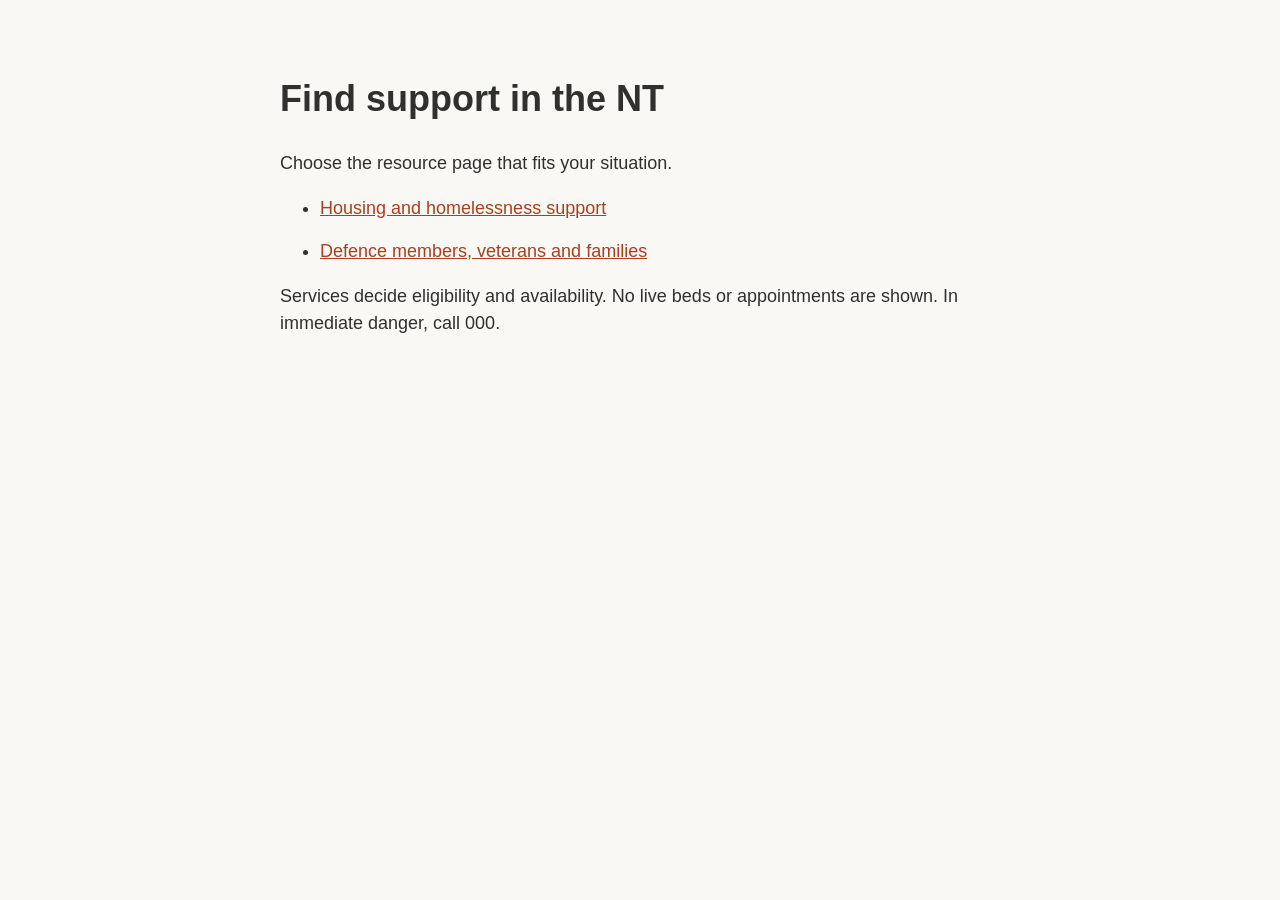
<file: index.html>
<!doctype html>
<html lang="en"><head><meta charset="utf-8"><meta name="viewport" content="width=device-width, initial-scale=1"><meta name="robots" content="noindex, nofollow"><title>NT support resources</title><style>body{font:18px/1.5 Arial,sans-serif;max-width:720px;margin:8vh auto;padding:0 24px;color:#30312f;background:#f9f8f5}h1{font-size:36px}a{color:#aa3e21}li{margin:16px 0}</style></head><body><h1>Find support in the NT</h1><p>Choose the resource page that fits your situation.</p><ul><li><a href="homelessness/">Housing and homelessness support</a></li><li><a href="defence/">Defence members, veterans and families</a></li></ul><p>Services decide eligibility and availability. No live beds or appointments are shown. In immediate danger, call 000.</p></body></html>
</file>
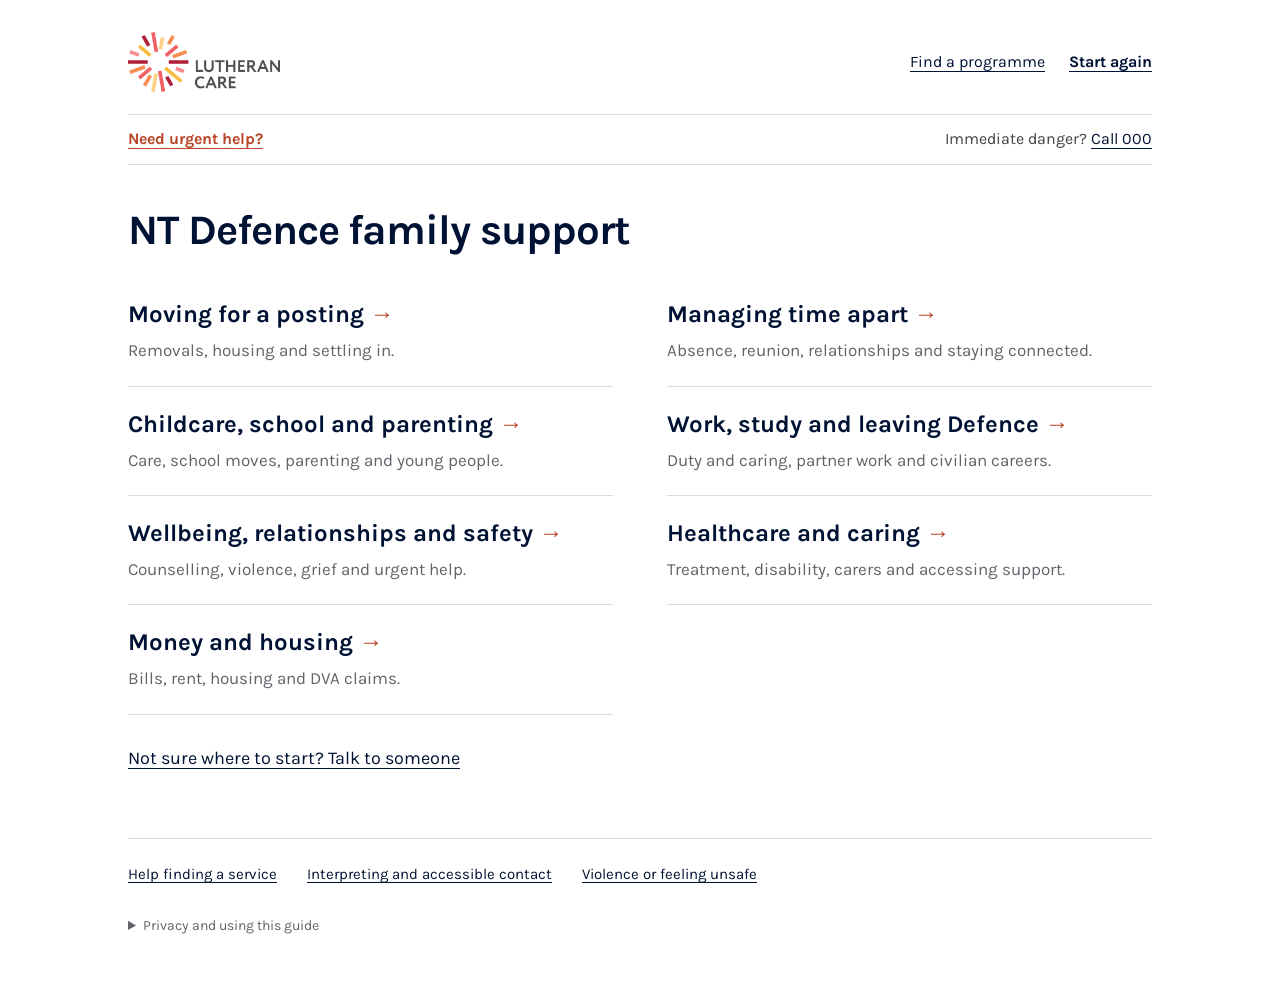
<file: defence/index.html>
<!doctype html>
<html lang="en"><head><meta charset="utf-8"><meta name="viewport" content="width=device-width, initial-scale=1"><meta name="color-scheme" content="light"><title>NT Defence family support | Lutheran Care</title><link rel="icon" href="assets/support-icon.svg" type="image/svg+xml"><link rel="stylesheet" href="support.css?v=actions-1"><script type="module" src="support.js?v=actions-1"></script></head>
<body><a class="skip-link" href="#main">Skip to content</a><div class="page-shell"><header class="site-header"><a href="support.html#home" class="logo"><img src="assets/lutheran-care-logo.png" width="152" height="60" alt="Lutheran Care"></a><nav aria-label="Support navigation"><a href="lookup.html">Find a programme</a> <a href="support.html#home" class="restart">Start again</a></nav></header><div class="urgent-bar"><a href="help/40.html">Need urgent help?</a><span>Immediate danger? <a href="tel:000">Call 000</a></span></div><main id="main" tabindex="-1"><h1 tabindex="-1">NT Defence family support</h1><ul class="home-entrances"><li><a href="help/01.html">Moving for a posting</a><p>Removals, housing and settling in.</p></li><li><a href="help/02.html">Managing time apart</a><p>Absence, reunion, relationships and staying connected.</p></li><li><a href="topics/children.html">Childcare, school and parenting</a><p>Care, school moves, parenting and young people.</p></li><li><a href="topics/work.html">Work, study and leaving Defence</a><p>Duty and caring, partner work and civilian careers.</p></li><li><a href="topics/wellbeing.html">Wellbeing, relationships and safety</a><p>Counselling, violence, grief and urgent help.</p></li><li><a href="topics/care.html">Healthcare and caring</a><p>Treatment, disability, carers and accessing support.</p></li><li><a href="topics/money.html">Money and housing</a><p>Bills, rent, housing and DVA claims.</p></li></ul><p class="home-assistance"><a href="help/34.html">Not sure where to start? Talk to someone</a></p></main><footer><div class="footer-links"><a href="help/34.html">Help finding a service</a><a href="help/30.html">Interpreting and accessible contact</a><a href="help/19.html">Violence or feeling unsafe</a></div><details><summary>Privacy and using this guide</summary><p>This guide does not ask for or collect personal information. Search stays in your browser and clears when you leave the page. Contact the service directly; it can explain how it handles your information.</p></details></footer></div></body></html>
</file>
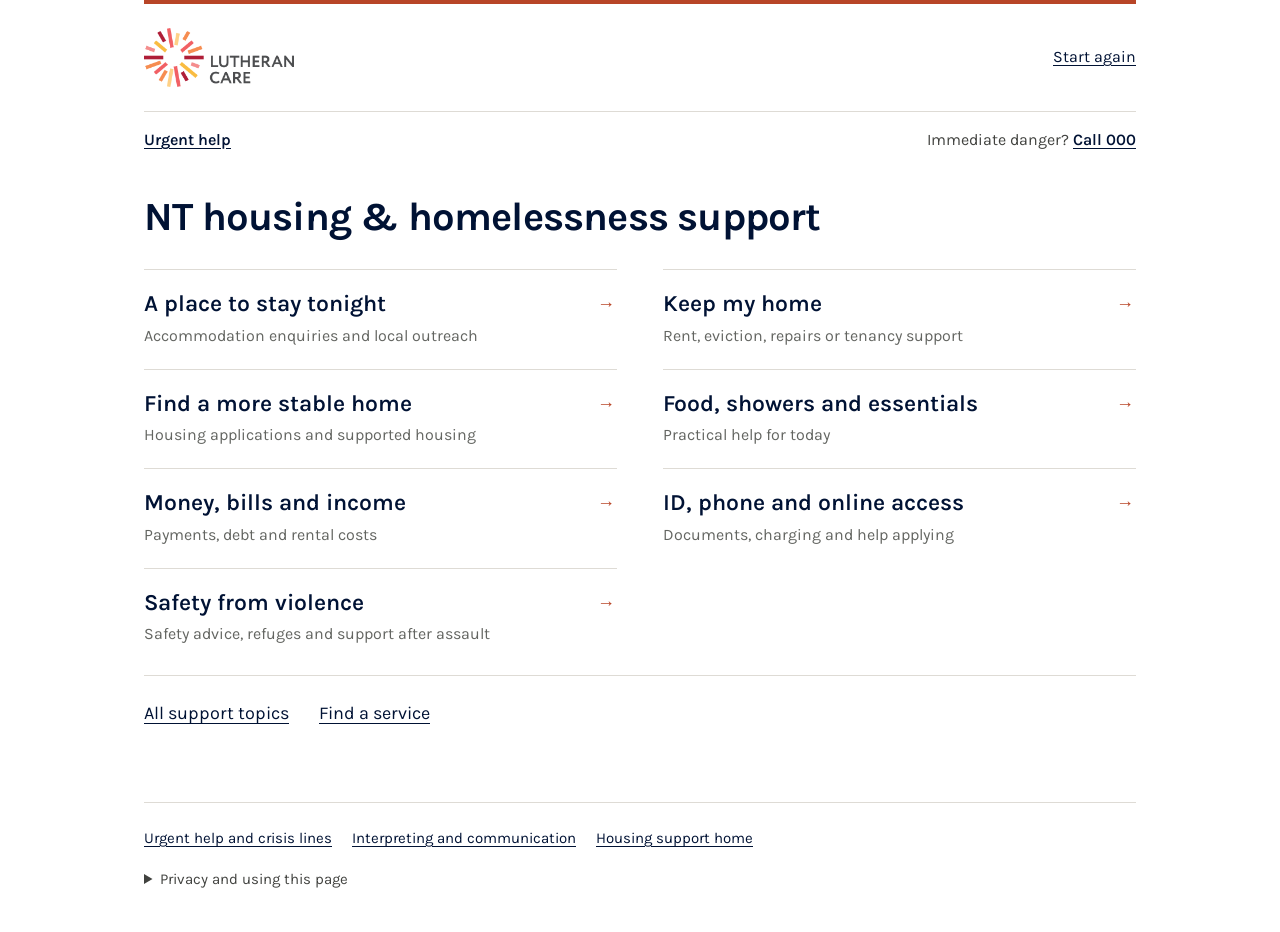
<file: homelessness/index.html>
<!doctype html>
<html lang="en"><head>
<meta charset="utf-8"><meta name="viewport" content="width=device-width, initial-scale=1">
<meta name="theme-color" content="#001234"><meta name="referrer" content="no-referrer"><meta name="robots" content="noindex, nofollow">
<meta name="description" content="Practical housing and homelessness support in the Northern Territory. Find accommodation enquiries, tenancy advice and local services.">
<meta http-equiv="Content-Security-Policy" content="default-src 'self'; script-src 'self'; style-src 'self'; img-src 'self'; font-src 'self'; connect-src 'none'; form-action 'none'; base-uri 'none'; object-src 'none'">
<link rel="icon" href="assets/support-icon.svg" type="image/svg+xml"><title>NT housing &amp; homelessness support | Lutheran Care</title>
<link rel="stylesheet" href="actions.css?v=20261006-actions"><script type="module" src="actions.mjs?v=20261006-actions"></script>
</head><body>
<a class="skip" href="#main">Skip to content</a>
<div class="shell"><header class="header"><a href="#home" aria-label="Housing support home"><img src="assets/lutheran-care-logo.png" width="150" height="60" alt="Lutheran Care"></a><nav aria-label="Page navigation"><button type="button" class="reset" data-reset>Start again</button></nav></header>
<nav class="urgent-bar" aria-label="Urgent support"><a href="#urgent">Urgent help</a><span>Immediate danger? <a href="tel:000">Call 000</a></span></nav>
<main id="main"><div id="content"></div><noscript><h1>NT housing &amp; homelessness support</h1><p>Immediate danger: <a href="tel:000">000</a>. Darwin single adults aged 18+: <a href="tel:0889971000">Sunrise Centre 08 8997 1000</a>, Mon–Fri 8am–4pm. Ask about assessment, admission and fees. Darwin or Katherine accommodation enquiries: <a href="tel:131812">Vinnies 13 18 12</a>; hostel and unit rules differ.</p><p>Central Intake is for assessment and referrals. Its phone-outage notice remains posted; the <a href="https://www.lutherancare.org.au/nt-cis-enquiries/" target="_blank" rel="noopener noreferrer">online enquiry</a> says a response within 48 business hours, not accommodation for tonight.</p></noscript></main>
<footer class="footer"><div class="footer-links"><a href="#urgent">Urgent help and crisis lines</a><a href="#page/transport-communication">Interpreting and communication</a><a href="#home">Housing support home</a></div><details><summary>Privacy and using this page</summary><p>Searches stay in memory on this page and are not submitted. Start again clears them. Closing or reloading the page also clears them; your browser may keep page history. Contact links open the provider’s own service.</p><p>Ask the service to arrange an interpreter or an accessible contact method. Before sharing personal details, you can ask what it records and who can see it.</p></details></footer>
</div></body></html>
</file>
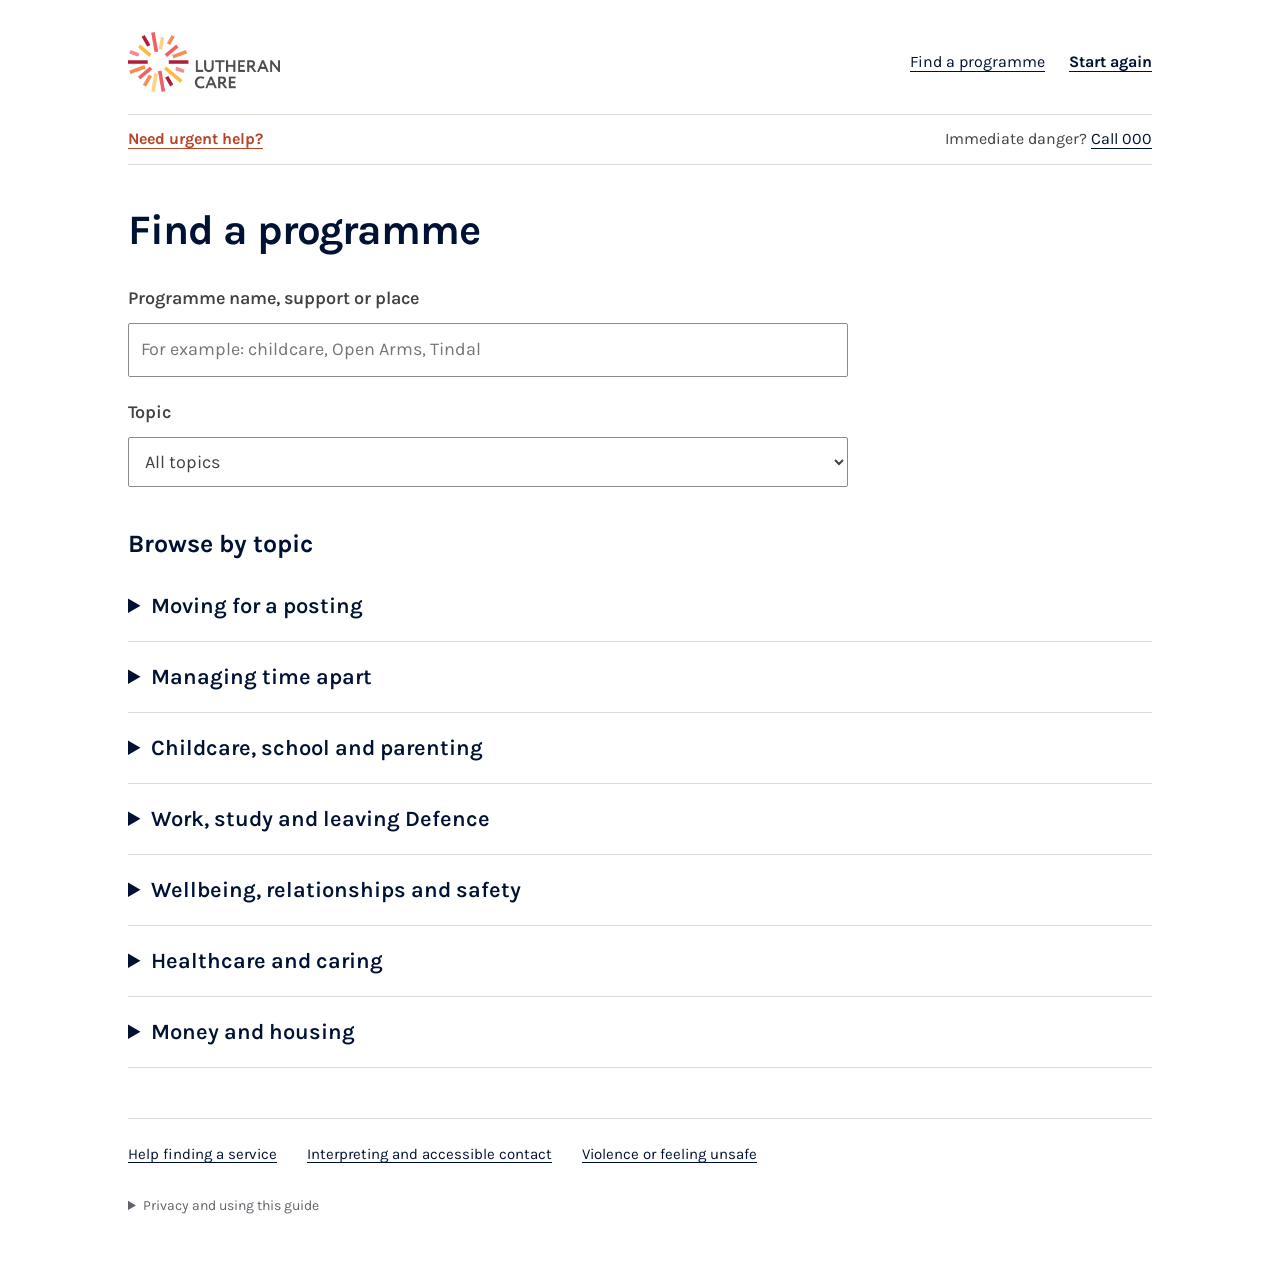
<file: defence/lookup.html>
<!doctype html>
<html lang="en"><head><meta charset="utf-8"><meta name="viewport" content="width=device-width, initial-scale=1"><meta name="color-scheme" content="light"><title>Find a Defence family programme | Lutheran Care</title><link rel="icon" href="assets/support-icon.svg" type="image/svg+xml"><link rel="stylesheet" href="support.css?v=actions-1"><script type="module" src="support.js?v=actions-1"></script></head>
<body><a class="skip-link" href="#main">Skip to content</a><div class="page-shell"><header class="site-header"><a href="support.html#home" class="logo"><img src="assets/lutheran-care-logo.png" width="152" height="60" alt="Lutheran Care"></a><nav aria-label="Support navigation"><a href="lookup.html">Find a programme</a> <a href="support.html#home" class="restart">Start again</a></nav></header><div class="urgent-bar"><a href="help/40.html">Need urgent help?</a><span>Immediate danger? <a href="tel:000">Call 000</a></span></div><main id="main" tabindex="-1"><h1 tabindex="-1">Find a programme</h1><form class="lookup-search" role="search" hidden><label for="programme-search">Programme name, support or place</label><input id="programme-search" type="search" autocomplete="off" placeholder="For example: childcare, Open Arms, Tindal"><label for="topic-search">Topic</label><select id="topic-search"><option value="">All topics</option><option value="1">Arrange a posting move and settle in</option><option value="2">Manage time apart and reunion</option><option value="3">Balance duty hours and family care</option><option value="4">Manage Reserve service alongside civilian work</option><option value="5">Find partner work after a posting</option><option value="6">Get help with debts or urgent costs</option><option value="7">Find or keep suitable housing</option><option value="8">Plan care or transport for a pet</option><option value="9">Find and pay for regular childcare</option><option value="10">Childcare outside usual hours</option><option value="11">Get support during pregnancy or early parenthood</option><option value="12">Get help with parenting or children’s behaviour</option><option value="13">Help a child change schools or settle in</option><option value="14">Arrange school enrolment or education assistance</option><option value="15">Find support for a child or young person</option><option value="16">Support a young person who is an unpaid carer</option><option value="17">Get help with relationship strain</option><option value="18">Sort practical arrangements after separation</option><option value="19">Get independent help with family or sexual violence</option><option value="20">Find mental-health care for yourself or family</option><option value="21">Respond when someone shows signs of distress</option><option value="22">Get help with ongoing stress</option><option value="23">Arrange healthcare and continue treatment</option><option value="24">Arrange travel for specialist treatment</option><option value="25">Arrange disability support or continuity of care</option><option value="26">Get support as a carer and take part in care decisions</option><option value="27">Support an older relative or arrange a carer break</option><option value="28">Meet people and build local connections</option><option value="29">Find activities or pastoral support</option><option value="30">Use interpreting or culturally safe support</option><option value="31">Find support for an LGBTQIA+ family</option><option value="32">Get information directly as a family member</option><option value="33">Find confidential or anonymous support</option><option value="34">Get help finding the right service</option><option value="35">Find services that understand Defence life</option><option value="36">Have a say in family services or policy</option><option value="37">Plan leaving service and rebuilding routines</option><option value="38">Get support after a member or veteran dies</option><option value="39">Get support after a death by suicide</option><option value="40">Get urgent safety or mental-health help</option><option value="41">Get help with alcohol, drugs or gambling</option><option value="42">Check DVA benefits or get help with a claim</option><option value="43">Start adult study or retraining</option><option value="44">Get started as a new Defence family</option><option value="45">Arrange help at home during illness or injury</option></select></form><p class="sr-only" id="search-status" role="status" aria-live="polite"></p><div id="search-results"></div><section id="lookup-topics"><h2>Browse by topic</h2><details class="lookup-group"><summary>Moving for a posting</summary><ul class="task-list"><li><a href="help/01.html">Arrange a posting move and settle in</a></li><li><a href="help/08.html">Plan care or transport for a pet</a></li><li><a href="help/13.html">Help a child change schools or settle in</a></li><li><a href="help/14.html">Arrange school enrolment or education assistance</a></li><li><a href="help/44.html">Get started as a new Defence family</a></li></ul></details><details class="lookup-group"><summary>Managing time apart</summary><ul class="task-list"><li><a href="help/02.html">Manage time apart and reunion</a></li><li><a href="help/17.html">Get help with relationship strain</a></li><li><a href="help/18.html">Sort practical arrangements after separation</a></li><li><a href="help/28.html">Meet people and build local connections</a></li><li><a href="help/32.html">Get information directly as a family member</a></li><li><a href="help/35.html">Find services that understand Defence life</a></li><li><a href="help/36.html">Have a say in family services or policy</a></li></ul></details><details class="lookup-group"><summary>Childcare, school and parenting</summary><ul class="task-list"><li><a href="help/09.html">Find and pay for regular childcare</a></li><li><a href="help/10.html">Childcare outside usual hours or in an emergency</a></li><li><a href="help/13.html">Help a child change schools or settle in</a></li><li><a href="help/14.html">Arrange school enrolment or education assistance</a></li><li><a href="help/11.html">Get support during pregnancy or early parenthood</a></li><li><a href="help/12.html">Get help with parenting or children’s behaviour</a></li><li><a href="help/15.html">Find support for a child or young person</a></li><li><a href="help/16.html">Support a young person who is an unpaid carer</a></li></ul></details><details class="lookup-group"><summary>Work, study and leaving Defence</summary><ul class="task-list"><li><a href="help/03.html">Balance duty hours and family care</a></li><li><a href="help/04.html">Manage Reserve service alongside civilian work</a></li><li><a href="help/05.html">Find partner work after a posting</a></li><li><a href="help/37.html">Plan leaving service and rebuilding routines</a></li><li><a href="help/43.html">Start adult study or retraining</a></li></ul></details><details class="lookup-group"><summary>Wellbeing, relationships and safety</summary><ul class="task-list"><li><a href="help/17.html">Get help with relationship strain</a></li><li><a href="help/18.html">Sort practical arrangements after separation</a></li><li><a href="help/19.html">Get independent help with family or sexual violence</a></li><li><a href="help/20.html">Find mental-health care for yourself or family</a></li><li><a href="help/21.html">Respond when someone shows signs of distress</a></li><li><a href="help/22.html">Get help with ongoing stress</a></li><li><a href="help/29.html">Find activities or pastoral support</a></li><li><a href="help/31.html">Find support for an LGBTQIA+ family</a></li><li><a href="help/33.html">Find confidential or anonymous support</a></li><li><a href="help/38.html">Get support after a member or veteran dies</a></li><li><a href="help/39.html">Get support after a death by suicide</a></li><li><a href="help/40.html">Get urgent safety or mental-health help</a></li><li><a href="help/41.html">Get help with alcohol, drugs or gambling</a></li></ul></details><details class="lookup-group"><summary>Healthcare and caring</summary><ul class="task-list"><li><a href="help/23.html">Arrange healthcare and continue treatment</a></li><li><a href="help/24.html">Arrange travel for specialist treatment</a></li><li><a href="help/25.html">Arrange disability support or continuity of care</a></li><li><a href="help/26.html">Get support as a carer and take part in care decisions</a></li><li><a href="help/27.html">Support an older relative or arrange a carer break</a></li><li><a href="help/30.html">Use interpreting or culturally safe support</a></li><li><a href="help/34.html">Get help finding the right service</a></li><li><a href="help/45.html">Arrange help at home during illness or injury</a></li></ul></details><details class="lookup-group"><summary>Money and housing</summary><ul class="task-list"><li><a href="help/06.html">Get help with debts or urgent costs</a></li><li><a href="help/07.html">Find or keep suitable housing</a></li><li><a href="help/42.html">Check DVA benefits or get help with a claim</a></li></ul></details></section></main><footer><div class="footer-links"><a href="help/34.html">Help finding a service</a><a href="help/30.html">Interpreting and accessible contact</a><a href="help/19.html">Violence or feeling unsafe</a></div><details><summary>Privacy and using this guide</summary><p>This guide does not ask for or collect personal information. Search stays in your browser and clears when you leave the page. Contact the service directly; it can explain how it handles your information.</p></details></footer></div></body></html>
</file>
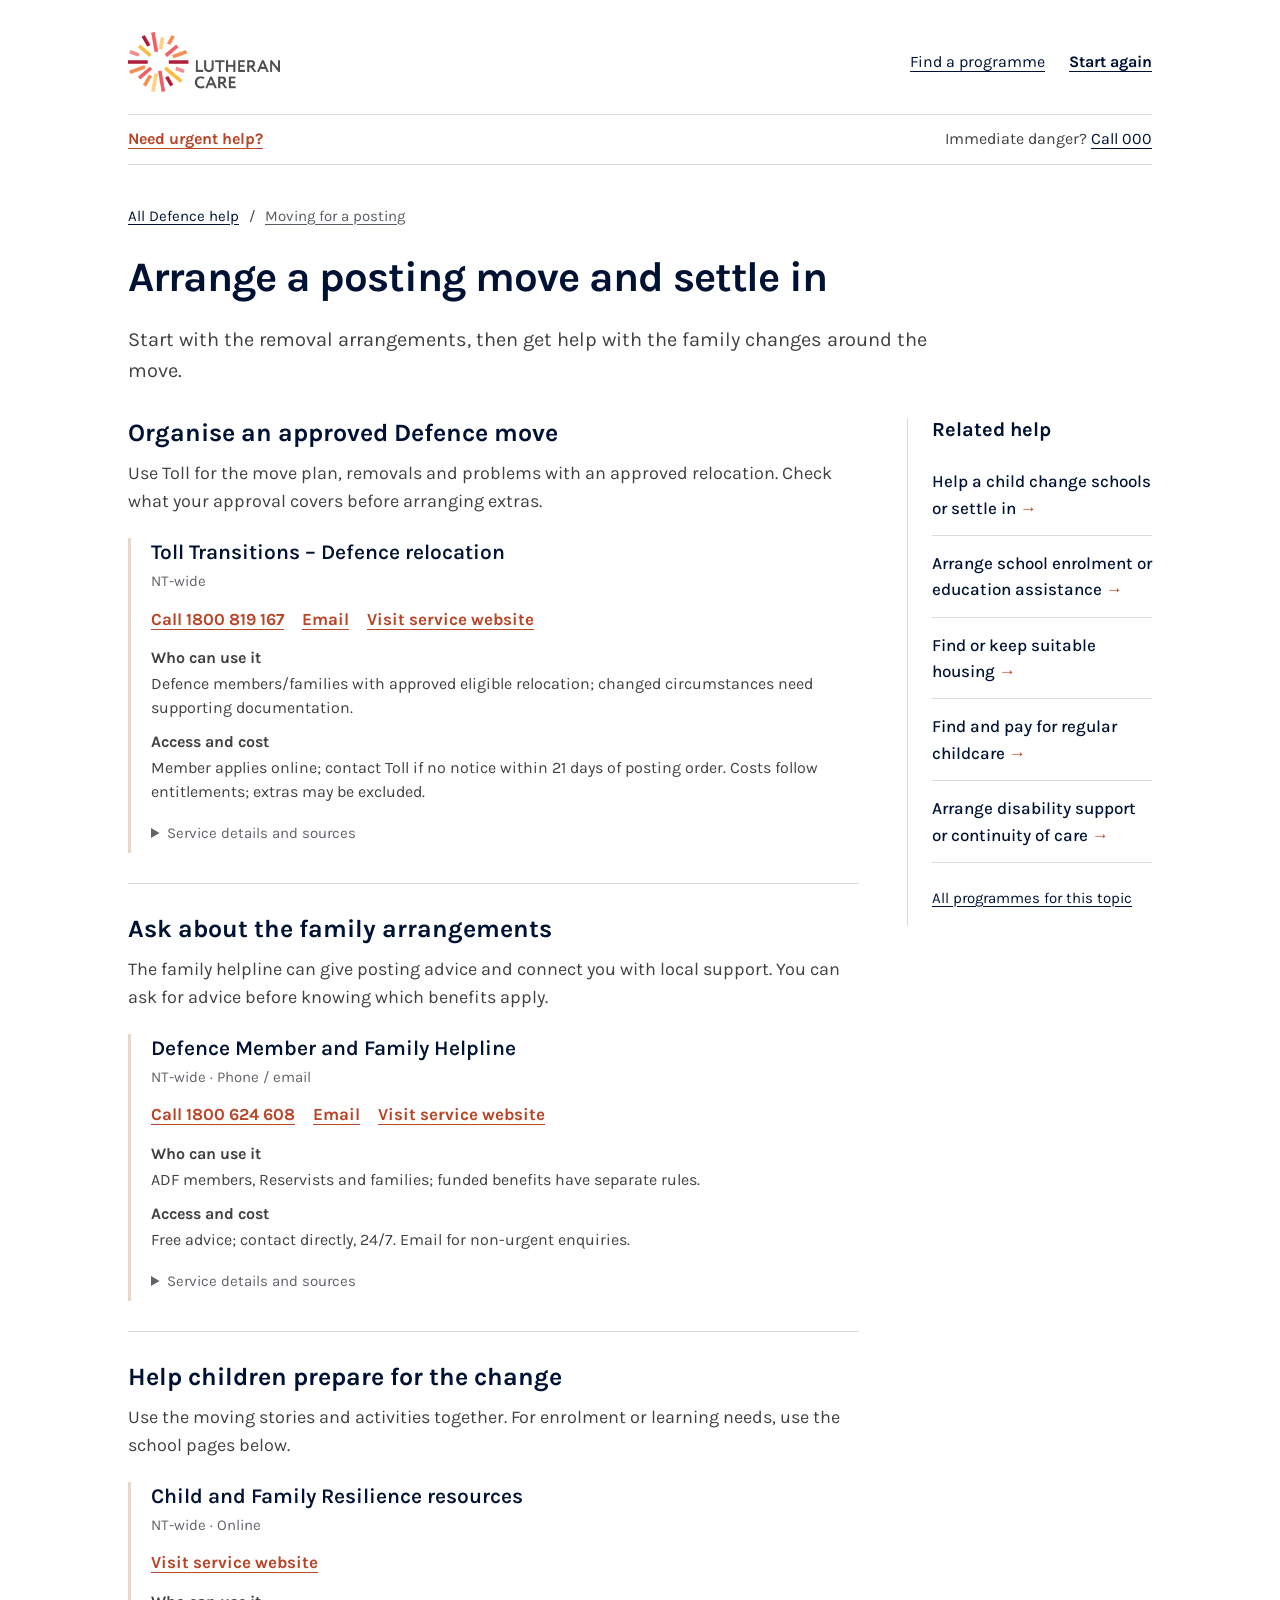
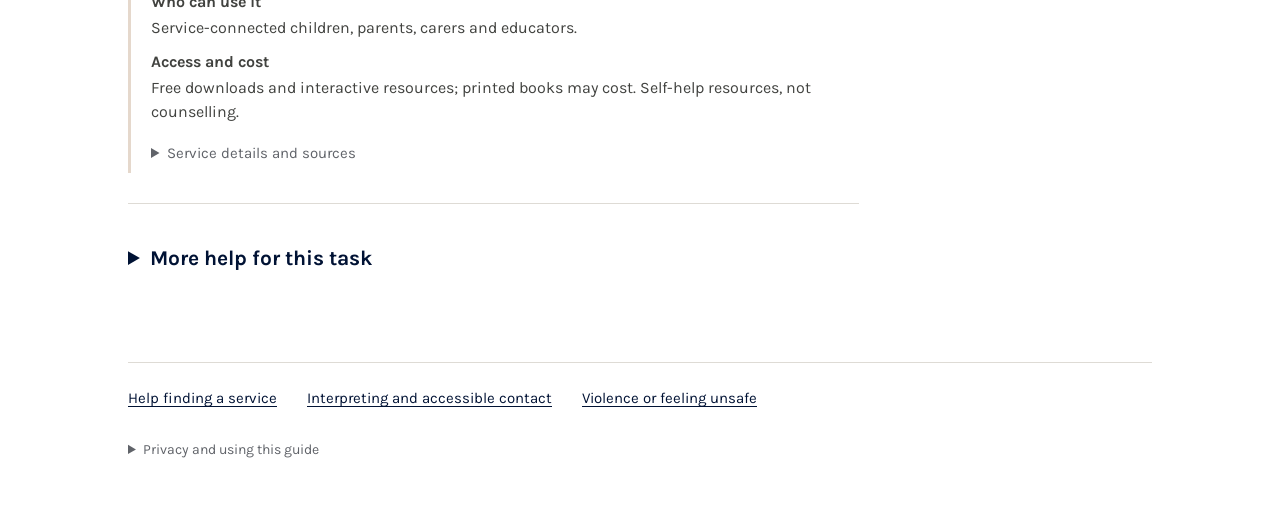
<file: defence/help/01.html>
<!doctype html>
<html lang="en"><head><meta charset="utf-8"><meta name="viewport" content="width=device-width, initial-scale=1"><meta name="color-scheme" content="light"><title>Arrange a posting move and settle in | Lutheran Care</title><link rel="icon" href="../assets/support-icon.svg" type="image/svg+xml"><link rel="stylesheet" href="../support.css?v=actions-1"><script type="module" src="../support.js?v=actions-1"></script></head>
<body><a class="skip-link" href="#main">Skip to content</a><div class="page-shell"><header class="site-header"><a href="../support.html#home" class="logo"><img src="../assets/lutheran-care-logo.png" width="152" height="60" alt="Lutheran Care"></a><nav aria-label="Support navigation"><a href="../lookup.html">Find a programme</a> <a href="../support.html#home" class="restart">Start again</a></nav></header><div class="urgent-bar"><a href="../help/40.html">Need urgent help?</a><span>Immediate danger? <a href="tel:000">Call 000</a></span></div><main id="main" tabindex="-1"><nav class="breadcrumbs" aria-label="Breadcrumb"><a href="../support.html">All Defence help</a><span aria-hidden="true">/</span><a href="../topics/moving.html">Moving for a posting</a></nav><h1 tabindex="-1">Arrange a posting move and settle in</h1><p class="lead">Start with the removal arrangements, then get help with the family changes around the move.</p><div class="action-layout"><div><section class="action-step"><h2>Organise an approved Defence move</h2><p class="step-context">Use Toll for the move plan, removals and problems with an approved relocation. Check what your approval covers before arranging extras.</p><section class="service" id="defence-issue-01-row-002" aria-labelledby="name-defence-issue-01-row-002"><h3 id="name-defence-issue-01-row-002">Toll Transitions – Defence relocation</h3><p class="service-place">NT-wide</p><div class="contact-actions"><a href="tel:1800819167" class="contact-link">Call 1800 819 167</a><a href="mailto:defencecare@tollgroup.com" class="contact-link">Email</a><a href="https://tolltwsdefencemob.azurewebsites.net/" class="contact-link">Visit service website</a></div><dl class="access-rules"><dt>Who can use it</dt><dd>Defence members/families with approved eligible relocation; changed circumstances need supporting documentation.</dd><dt>Access and cost</dt><dd>Member applies online; contact Toll if no notice within 21 days of posting order. Costs follow entitlements; extras may be excluded.</dd></dl><details class="source-details"><summary>Service details and sources</summary><p>Coordinates approved removals, inventories, move plans and relocation problems.</p><p class="preserve-lines">1800 819 167; defencecare@tollgroup.com</p><p class="checked">Checked 5 October 2026</p><ul class="source-links"><li><a href="https://tolltwsdefencemob.azurewebsites.net/">Official service information</a></li><li><a href="https://tws.defenceuniform.movemaestro.com/sites/default/files/DefenceRelocationGuide.pdf">Supporting source 2</a></li></ul></details></section></section><section class="action-step"><h2>Ask about the family arrangements</h2><p class="step-context">The family helpline can give posting advice and connect you with local support. You can ask for advice before knowing which benefits apply.</p><section class="service" id="defence-issue-01-row-001" aria-labelledby="name-defence-issue-01-row-001"><h3 id="name-defence-issue-01-row-001">Defence Member and Family Helpline</h3><p class="service-place">NT-wide · Phone / email</p><div class="contact-actions"><a href="tel:1800624608" class="contact-link">Call 1800 624 608</a><a href="mailto:memberandfamilyhelpline@defence.gov.au" class="contact-link">Email</a><a href="https://www.defence.gov.au/adf-members-families/crisis-support/helplines/defence-member-family-helpline" class="contact-link">Visit service website</a></div><dl class="access-rules"><dt>Who can use it</dt><dd>ADF members, Reservists and families; funded benefits have separate rules.</dd><dt>Access and cost</dt><dd>Free advice; contact directly, 24/7. Email for non-urgent enquiries.</dd></dl><details class="source-details"><summary>Service details and sources</summary><p>Practical advice and referrals for posting, absence, children, family stress and transition.</p><p class="preserve-lines">1800 624 608
memberandfamilyhelpline@defence.gov.au</p><p class="checked">Checked 5 October 2026</p><ul class="source-links"><li><a href="https://www.defence.gov.au/adf-members-families/crisis-support/helplines/defence-member-family-helpline">Official service information</a></li><li><a href="https://www.defence.gov.au/adf-members-families/benefits-conditions-service/wellbeing-family/reserves">Supporting source 2</a></li></ul></details></section></section><section class="action-step"><h2>Help children prepare for the change</h2><p class="step-context">Use the moving stories and activities together. For enrolment or learning needs, use the school pages below.</p><section class="service" id="defence-issue-01-row-003" aria-labelledby="name-defence-issue-01-row-003"><h3 id="name-defence-issue-01-row-003">Child and Family Resilience resources</h3><p class="service-place">NT-wide · Online</p><div class="contact-actions"><a href="https://ecdefenceprograms.com/index.php/family-relocation/" class="contact-link">Visit service website</a></div><dl class="access-rules"><dt>Who can use it</dt><dd>Service-connected children, parents, carers and educators.</dd><dt>Access and cost</dt><dd>Free downloads and interactive resources; printed books may cost. Self-help resources, not counselling.</dd></dl><details class="source-details"><summary>Service details and sources</summary><p>Storybooks and activities about moving, parental absence and family changes.</p><p class="preserve-lines">Free online resources</p><p class="checked">Checked 5 October 2026</p><ul class="source-links"><li><a href="https://ecdefenceprograms.com/index.php/family-relocation/">Official service information</a></li><li><a href="https://ecdefenceprograms.com/">Supporting source 2</a></li></ul></details></section></section><details class="more-help" id="more-help"><summary>More help for this task</summary><div class="more-body"><details class="programme" id="defence-issue-01-row-004"><summary><span>SecureNT - household emergency preparedness</span><small>NT-wide</small></summary><div class="programme-body"><p class="service-place">NT-wide</p><div class="contact-actions"><a href="https://securent.nt.gov.au/prepare-for-an-emergency" class="contact-link">Visit service website</a></div><dl class="access-rules"><dt>Who can use it</dt><dd>NT residents and newly arrived families.</dd><dt>Access and cost</dt><dd>Free public information. Use advice and alerts relevant to the local area.</dd></dl><details class="source-details"><summary>Service details and sources</summary><p>Household preparation for cyclones, floods and heatwaves, plus official alerts.</p><p class="preserve-lines">NT public information and alerts.</p><p class="checked">Checked 5 October 2026</p><ul class="source-links"><li><a href="https://securent.nt.gov.au/prepare-for-an-emergency">Official service information</a></li></ul></details></div></details><details class="programme" id="defence-issue-01-row-005"><summary><span>Defence Education Liaison Officers (EDLOs)</span><small>NT-wide · Via Defence helpline</small></summary><div class="programme-body"><p class="service-place">NT-wide · Via Defence helpline</p><div class="contact-actions"><a href="tel:1800624608" class="contact-link">Call 1800 624 608</a><a href="https://www.defence.gov.au/adf-members-families/family-programs-local-services/support-children/changing-schools" class="contact-link">Visit service website</a></div><dl class="access-rules"><dt>Who can use it</dt><dd>Defence families moving schools or seeking education support.</dd><dt>Access and cost</dt><dd>Self-referral through the helpline; adviser appointment arranged. No advice fee stated.</dd></dl><details class="source-details"><summary>Service details and sources</summary><p>Advice on school options, interstate curriculum differences and school transitions.</p><p class="preserve-lines">1800 624 608</p><p class="checked">Checked 5 October 2026</p><ul class="source-links"><li><a href="https://www.defence.gov.au/adf-members-families/family-programs-local-services/support-children/changing-schools">Official service information</a></li></ul></details></div></details><details class="programme" id="defence-issue-01-row-006"><summary><span>Defence Families of Australia NT and Kimberley</span><small>NT / Kimberley</small></summary><div class="programme-body"><p class="service-place">NT / Kimberley</p><div class="contact-actions"><a href="https://dfa.org.au/northern-territory-and-kimberley/" class="contact-link">Visit service website</a></div><dl class="access-rules"><dt>Who can use it</dt><dd>Families linked to currently serving ADF members in the region.</dd><dt>Access and cost</dt><dd>Contact the regional delegate directly through the official page. No enquiry fee published; not an emergency or DVA-claims service.</dd></dl><details class="source-details"><summary>Service details and sources</summary><p>Independent family advocacy and information about Defence-family policy.</p><p class="preserve-lines">Online enquiry</p><p class="checked">Checked 5 October 2026</p><ul class="source-links"><li><a href="https://dfa.org.au/northern-territory-and-kimberley/">Official service information</a></li></ul></details></div></details><details class="programme" id="defence-issue-01-row-007"><summary><span>Defence Member and Family Support (DMFS) - Darwin</span><small>Darwin / NT support</small></summary><div class="programme-body"><p class="service-place">Darwin / NT support</p><div class="contact-actions"><a href="tel:0889357900" class="contact-link">Call 08 8935 7900</a><a href="mailto:DMFS.Darwin@defence.gov.au" class="contact-link">Email</a><a href="https://www.defence.gov.au/adf-members-families/family-programs-local-services/area-offices/darwin-area-office" class="contact-link">Visit service website</a></div><dl class="access-rules"><dt>Who can use it</dt><dd>ADF members and families; regular events for full-time serving members and recognised dependants.</dd><dt>Access and cost</dt><dd>Contact directly; call before visiting. No office advice fee listed; event terms vary.</dd></dl><details class="source-details"><summary>Service details and sources</summary><p>Local family support and events; area support includes Alice Springs and Nhulunbuy.</p><p class="preserve-lines">08 8935 7900
3 Tybell Street, Winnellie
DMFS.Darwin@defence.gov.au</p><p class="checked">Checked 5 October 2026</p><ul class="source-links"><li><a href="https://www.defence.gov.au/adf-members-families/family-programs-local-services/area-offices/darwin-area-office">Official service information</a></li></ul></details></div></details><details class="programme" id="defence-issue-01-row-008"><summary><span>Defence Member and Family Support (DMFS) - Tindal</span><small>Katherine / Tindal / Delamere</small></summary><div class="programme-body"><p class="service-place">Katherine / Tindal / Delamere</p><div class="contact-actions"><a href="tel:0889737134" class="contact-link">Call 08 8973 7134</a><a href="mailto:DMFS.Tindal@defence.gov.au" class="contact-link">Email</a><a href="https://www.defence.gov.au/adf-members-families/family-programs-local-services/area-offices/tindal-area-office" class="contact-link">Visit service website</a></div><dl class="access-rules"><dt>Who can use it</dt><dd>ADF members and families; regular events for full-time serving members and recognised dependants.</dd><dt>Access and cost</dt><dd>Call/email directly; arrange base access. No office advice fee listed; event terms vary.</dd></dl><details class="source-details"><summary>Service details and sources</summary><p>Local family support, referrals and events.</p><p class="preserve-lines">08 8973 7134
Building 240, Easton Parade, RAAF Base Tindal
DMFS.Tindal@defence.gov.au</p><p class="checked">Checked 5 October 2026</p><ul class="source-links"><li><a href="https://www.defence.gov.au/adf-members-families/family-programs-local-services/area-offices/tindal-area-office">Official service information</a></li></ul></details></div></details></div></details></div><aside class="related"><h2>Related help</h2><ul class="task-list"><li><a href="../help/13.html">Help a child change schools or settle in</a></li><li><a href="../help/14.html">Arrange school enrolment or education assistance</a></li><li><a href="../help/07.html">Find or keep suitable housing</a></li><li><a href="../help/09.html">Find and pay for regular childcare</a></li><li><a href="../help/25.html">Arrange disability support or continuity of care</a></li></ul><p><a href="../lookup.html?topic=1">All programmes for this topic</a></p></aside></div></main><footer><div class="footer-links"><a href="../help/34.html">Help finding a service</a><a href="../help/30.html">Interpreting and accessible contact</a><a href="../help/19.html">Violence or feeling unsafe</a></div><details><summary>Privacy and using this guide</summary><p>This guide does not ask for or collect personal information. Search stays in your browser and clears when you leave the page. Contact the service directly; it can explain how it handles your information.</p></details></footer></div></body></html>
</file>
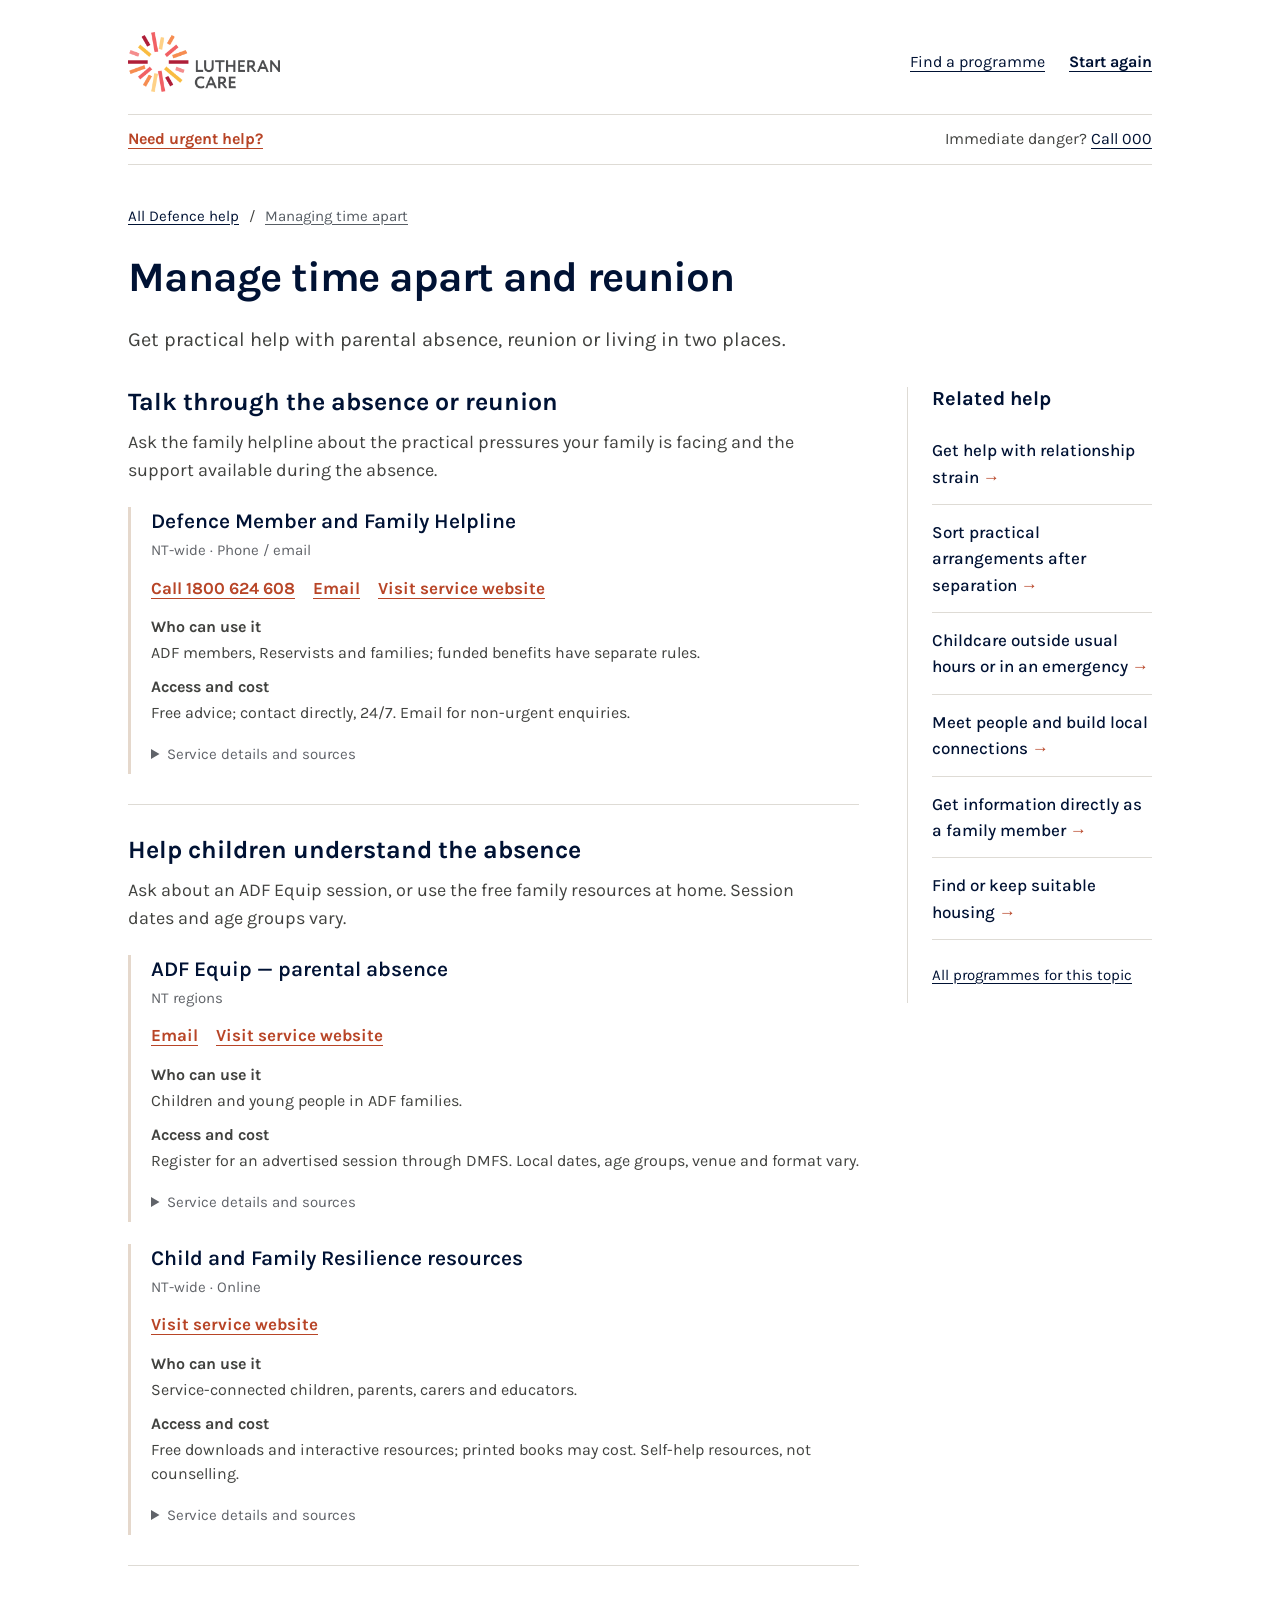
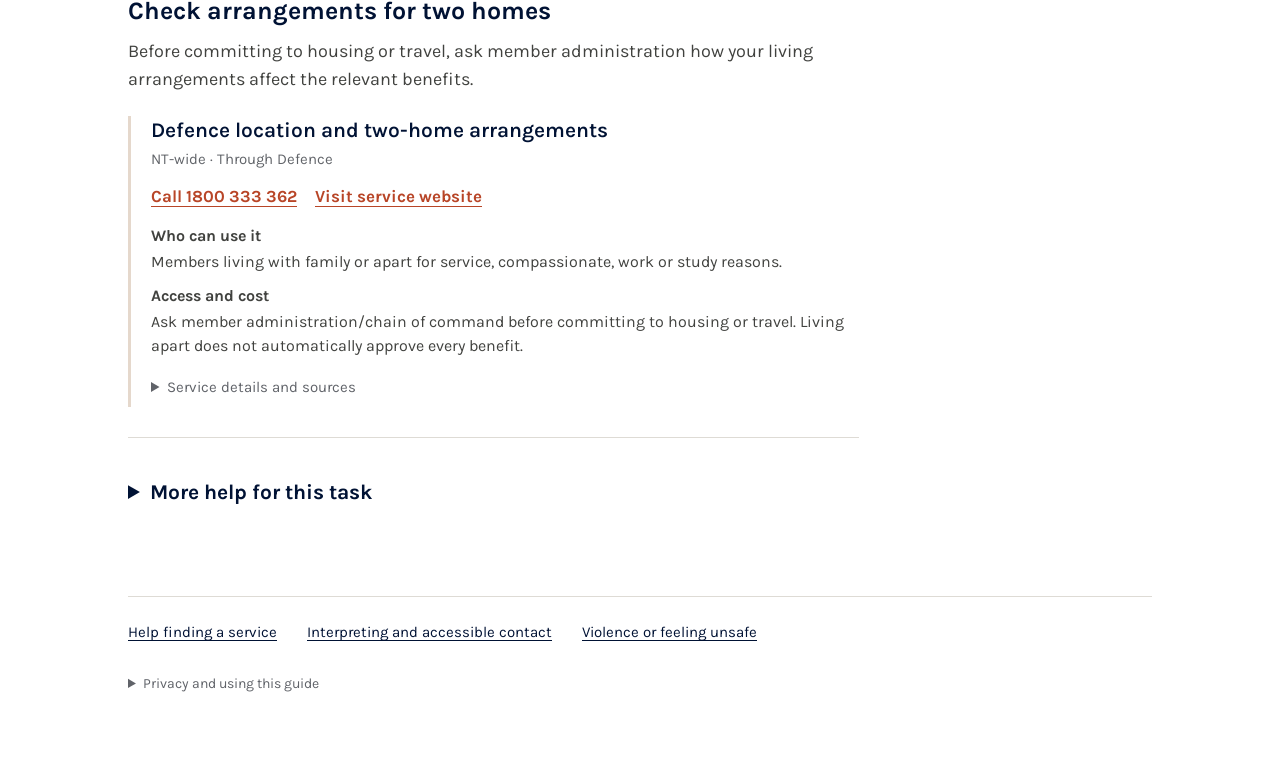
<file: defence/help/02.html>
<!doctype html>
<html lang="en"><head><meta charset="utf-8"><meta name="viewport" content="width=device-width, initial-scale=1"><meta name="color-scheme" content="light"><title>Manage time apart and reunion | Lutheran Care</title><link rel="icon" href="../assets/support-icon.svg" type="image/svg+xml"><link rel="stylesheet" href="../support.css?v=actions-1"><script type="module" src="../support.js?v=actions-1"></script></head>
<body><a class="skip-link" href="#main">Skip to content</a><div class="page-shell"><header class="site-header"><a href="../support.html#home" class="logo"><img src="../assets/lutheran-care-logo.png" width="152" height="60" alt="Lutheran Care"></a><nav aria-label="Support navigation"><a href="../lookup.html">Find a programme</a> <a href="../support.html#home" class="restart">Start again</a></nav></header><div class="urgent-bar"><a href="../help/40.html">Need urgent help?</a><span>Immediate danger? <a href="tel:000">Call 000</a></span></div><main id="main" tabindex="-1"><nav class="breadcrumbs" aria-label="Breadcrumb"><a href="../support.html">All Defence help</a><span aria-hidden="true">/</span><a href="../topics/apart.html">Managing time apart</a></nav><h1 tabindex="-1">Manage time apart and reunion</h1><p class="lead">Get practical help with parental absence, reunion or living in two places.</p><div class="action-layout"><div><section class="action-step"><h2>Talk through the absence or reunion</h2><p class="step-context">Ask the family helpline about the practical pressures your family is facing and the support available during the absence.</p><section class="service" id="defence-issue-02-row-001" aria-labelledby="name-defence-issue-02-row-001"><h3 id="name-defence-issue-02-row-001">Defence Member and Family Helpline</h3><p class="service-place">NT-wide · Phone / email</p><div class="contact-actions"><a href="tel:1800624608" class="contact-link">Call 1800 624 608</a><a href="mailto:memberandfamilyhelpline@defence.gov.au" class="contact-link">Email</a><a href="https://www.defence.gov.au/adf-members-families/crisis-support/helplines/defence-member-family-helpline" class="contact-link">Visit service website</a></div><dl class="access-rules"><dt>Who can use it</dt><dd>ADF members, Reservists and families; funded benefits have separate rules.</dd><dt>Access and cost</dt><dd>Free advice; contact directly, 24/7. Email for non-urgent enquiries.</dd></dl><details class="source-details"><summary>Service details and sources</summary><p>Practical advice and referrals for posting, absence, children, family stress and transition.</p><p class="preserve-lines">1800 624 608
memberandfamilyhelpline@defence.gov.au</p><p class="checked">Checked 5 October 2026</p><ul class="source-links"><li><a href="https://www.defence.gov.au/adf-members-families/crisis-support/helplines/defence-member-family-helpline">Official service information</a></li><li><a href="https://www.defence.gov.au/adf-members-families/benefits-conditions-service/wellbeing-family/reserves">Supporting source 2</a></li></ul></details></section></section><section class="action-step"><h2>Help children understand the absence</h2><p class="step-context">Ask about an ADF Equip session, or use the free family resources at home. Session dates and age groups vary.</p><section class="service" id="defence-issue-02-row-002" aria-labelledby="name-defence-issue-02-row-002"><h3 id="name-defence-issue-02-row-002">ADF Equip — parental absence</h3><p class="service-place">NT regions</p><div class="contact-actions"><a href="mailto:adfequip.program@defence.gov.au" class="contact-link">Email</a><a href="https://www.defence.gov.au/adf-members-families/family-programs-local-services/support-children/adf-equip-program" class="contact-link">Visit service website</a></div><dl class="access-rules"><dt>Who can use it</dt><dd>Children and young people in ADF families.</dd><dt>Access and cost</dt><dd>Register for an advertised session through DMFS. Local dates, age groups, venue and format vary.</dd></dl><details class="source-details"><summary>Service details and sources</summary><p>Activities help children understand a parent’s absence, manage emotions and identify trusted support.</p><p class="preserve-lines">Official program page</p><p class="checked">Checked 5 October 2026</p><ul class="source-links"><li><a href="https://www.defence.gov.au/adf-members-families/family-programs-local-services/support-children/adf-equip-program">Official service information</a></li></ul></details></section><section class="service" id="defence-issue-02-row-003" aria-labelledby="name-defence-issue-02-row-003"><h3 id="name-defence-issue-02-row-003">Child and Family Resilience resources</h3><p class="service-place">NT-wide · Online</p><div class="contact-actions"><a href="https://ecdefenceprograms.com/index.php/family-relocation/" class="contact-link">Visit service website</a></div><dl class="access-rules"><dt>Who can use it</dt><dd>Service-connected children, parents, carers and educators.</dd><dt>Access and cost</dt><dd>Free downloads and interactive resources; printed books may cost. Self-help resources, not counselling.</dd></dl><details class="source-details"><summary>Service details and sources</summary><p>Storybooks and activities about moving, parental absence and family changes.</p><p class="preserve-lines">Free online resources</p><p class="checked">Checked 5 October 2026</p><ul class="source-links"><li><a href="https://ecdefenceprograms.com/index.php/family-relocation/">Official service information</a></li><li><a href="https://ecdefenceprograms.com/">Supporting source 2</a></li></ul></details></section></section><section class="action-step"><h2>Check arrangements for two homes</h2><p class="step-context">Before committing to housing or travel, ask member administration how your living arrangements affect the relevant benefits.</p><section class="service" id="defence-issue-02-row-006" aria-labelledby="name-defence-issue-02-row-006"><h3 id="name-defence-issue-02-row-006">Defence location and two-home arrangements</h3><p class="service-place">NT-wide · Through Defence</p><div class="contact-actions"><a href="tel:1800333362" class="contact-link">Call 1800 333 362</a><a href="https://pay-conditions.defence.gov.au/location-framework" class="contact-link">Visit service website</a></div><dl class="access-rules"><dt>Who can use it</dt><dd>Members living with family or apart for service, compassionate, work or study reasons.</dd><dt>Access and cost</dt><dd>Ask member administration/chain of command before committing to housing or travel. Living apart does not automatically approve every benefit.</dd></dl><details class="source-details"><summary>Service details and sources</summary><p>Information about accompanied/unaccompanied resident family, service location, housing and family-benefit locations.</p><p class="preserve-lines">1800 333 362</p><p class="checked">Checked 5 October 2026</p><ul class="source-links"><li><a href="https://pay-conditions.defence.gov.au/location-framework">Official service information</a></li></ul></details></section></section><details class="more-help" id="more-help"><summary>More help for this task</summary><div class="more-body"><details class="programme" id="defence-issue-02-row-004"><summary><span>Relationships Australia NT – counselling</span><small>NT-wide · Offices/phone/video</small></summary><div class="programme-body"><p class="service-place">NT-wide · Offices/phone/video</p><div class="contact-actions"><a href="tel:1300458600" class="contact-link">Call 1300 458 600</a><a href="https://nt.relationships.org.au/services/relationship-counselling" class="contact-link">Visit service website</a></div><dl class="access-rules"><dt>Who can use it</dt><dd>Individuals, couples and families.</dd><dt>Access and cost</dt><dd>Self-refer; no referral required. Income-based fees; ADF members do not automatically receive NT Government/PFES employee concessions. NT phone/video available. Both people must speak with intake before joint counselling.</dd></dl><details class="source-details"><summary>Service details and sources</summary><p>Relationship counselling for stress, parenting, grief and separation.</p><p class="preserve-lines">1300 458 600
Darwin, Katherine, Alice Springs offices</p><p class="checked">Checked 5 October 2026</p><ul class="source-links"><li><a href="https://nt.relationships.org.au/services/relationship-counselling">Official service information</a></li><li><a href="https://nt.relationships.org.au/contact">Supporting source 2</a></li></ul></details></div></details><details class="programme" id="defence-issue-02-row-005"><summary><span>Open Arms – Veterans &amp; Families Counselling</span><small>NT-wide</small></summary><div class="programme-body"><p class="service-place">NT-wide</p><div class="contact-actions"><a href="tel:1800011046" class="contact-link">Call 1800 011 046</a><a href="https://www.openarms.gov.au/who-we-help/eligibility" class="contact-link">Visit service website</a></div><dl class="access-rules"><dt>Who can use it</dt><dd>Eligible current/former ADF members and family; service-history rules apply.</dd><dt>Access and cost</dt><dd>Self-refer by phone, 24/7; professional referrals accepted. Free if eligible. Ask about eligibility and limited urgent help/referral.</dd></dl><details class="source-details"><summary>Service details and sources</summary><p>Military-aware counselling for individuals/couples/families, peer support and group programs.</p><p class="preserve-lines">1800 011 046</p><p class="checked">Checked 5 October 2026</p><ul class="source-links"><li><a href="https://www.openarms.gov.au/who-we-help/eligibility">Official service information</a></li><li><a href="https://www.openarms.gov.au/sites/default/files/2025-11/Open%20Arms%20Eligibility%20Matrix%202025.pdf">Supporting source 2</a></li><li><a href="https://www.openarms.gov.au/get-support/how-get-support">Supporting source 3</a></li><li><a href="https://www.openarms.gov.au/about/our-model-care/frequently-asked-questions">Supporting source 4</a></li><li><a href="https://www.openarms.gov.au/who-we-help/carers">Supporting source 5</a></li></ul></details></div></details><details class="programme" id="defence-issue-02-row-007"><summary><span>Defence Member and Family Support (DMFS) - Darwin</span><small>Darwin / NT support</small></summary><div class="programme-body"><p class="service-place">Darwin / NT support</p><div class="contact-actions"><a href="tel:0889357900" class="contact-link">Call 08 8935 7900</a><a href="mailto:DMFS.Darwin@defence.gov.au" class="contact-link">Email</a><a href="https://www.defence.gov.au/adf-members-families/family-programs-local-services/area-offices/darwin-area-office" class="contact-link">Visit service website</a></div><dl class="access-rules"><dt>Who can use it</dt><dd>ADF members and families; regular events for full-time serving members and recognised dependants.</dd><dt>Access and cost</dt><dd>Contact directly; call before visiting. No office advice fee listed; event terms vary.</dd></dl><details class="source-details"><summary>Service details and sources</summary><p>Local family support and events; area support includes Alice Springs and Nhulunbuy.</p><p class="preserve-lines">08 8935 7900
3 Tybell Street, Winnellie
DMFS.Darwin@defence.gov.au</p><p class="checked">Checked 5 October 2026</p><ul class="source-links"><li><a href="https://www.defence.gov.au/adf-members-families/family-programs-local-services/area-offices/darwin-area-office">Official service information</a></li></ul></details></div></details><details class="programme" id="defence-issue-02-row-008"><summary><span>Defence Member and Family Support (DMFS) - Tindal</span><small>Katherine / Tindal / Delamere</small></summary><div class="programme-body"><p class="service-place">Katherine / Tindal / Delamere</p><div class="contact-actions"><a href="tel:0889737134" class="contact-link">Call 08 8973 7134</a><a href="mailto:DMFS.Tindal@defence.gov.au" class="contact-link">Email</a><a href="https://www.defence.gov.au/adf-members-families/family-programs-local-services/area-offices/tindal-area-office" class="contact-link">Visit service website</a></div><dl class="access-rules"><dt>Who can use it</dt><dd>ADF members and families; regular events for full-time serving members and recognised dependants.</dd><dt>Access and cost</dt><dd>Call/email directly; arrange base access. No office advice fee listed; event terms vary.</dd></dl><details class="source-details"><summary>Service details and sources</summary><p>Local family support, referrals and events.</p><p class="preserve-lines">08 8973 7134
Building 240, Easton Parade, RAAF Base Tindal
DMFS.Tindal@defence.gov.au</p><p class="checked">Checked 5 October 2026</p><ul class="source-links"><li><a href="https://www.defence.gov.au/adf-members-families/family-programs-local-services/area-offices/tindal-area-office">Official service information</a></li></ul></details></div></details></div></details></div><aside class="related"><h2>Related help</h2><ul class="task-list"><li><a href="../help/17.html">Get help with relationship strain</a></li><li><a href="../help/18.html">Sort practical arrangements after separation</a></li><li><a href="../help/10.html">Childcare outside usual hours or in an emergency</a></li><li><a href="../help/28.html">Meet people and build local connections</a></li><li><a href="../help/32.html">Get information directly as a family member</a></li><li><a href="../help/07.html">Find or keep suitable housing</a></li></ul><p><a href="../lookup.html?topic=2">All programmes for this topic</a></p></aside></div></main><footer><div class="footer-links"><a href="../help/34.html">Help finding a service</a><a href="../help/30.html">Interpreting and accessible contact</a><a href="../help/19.html">Violence or feeling unsafe</a></div><details><summary>Privacy and using this guide</summary><p>This guide does not ask for or collect personal information. Search stays in your browser and clears when you leave the page. Contact the service directly; it can explain how it handles your information.</p></details></footer></div></body></html>
</file>
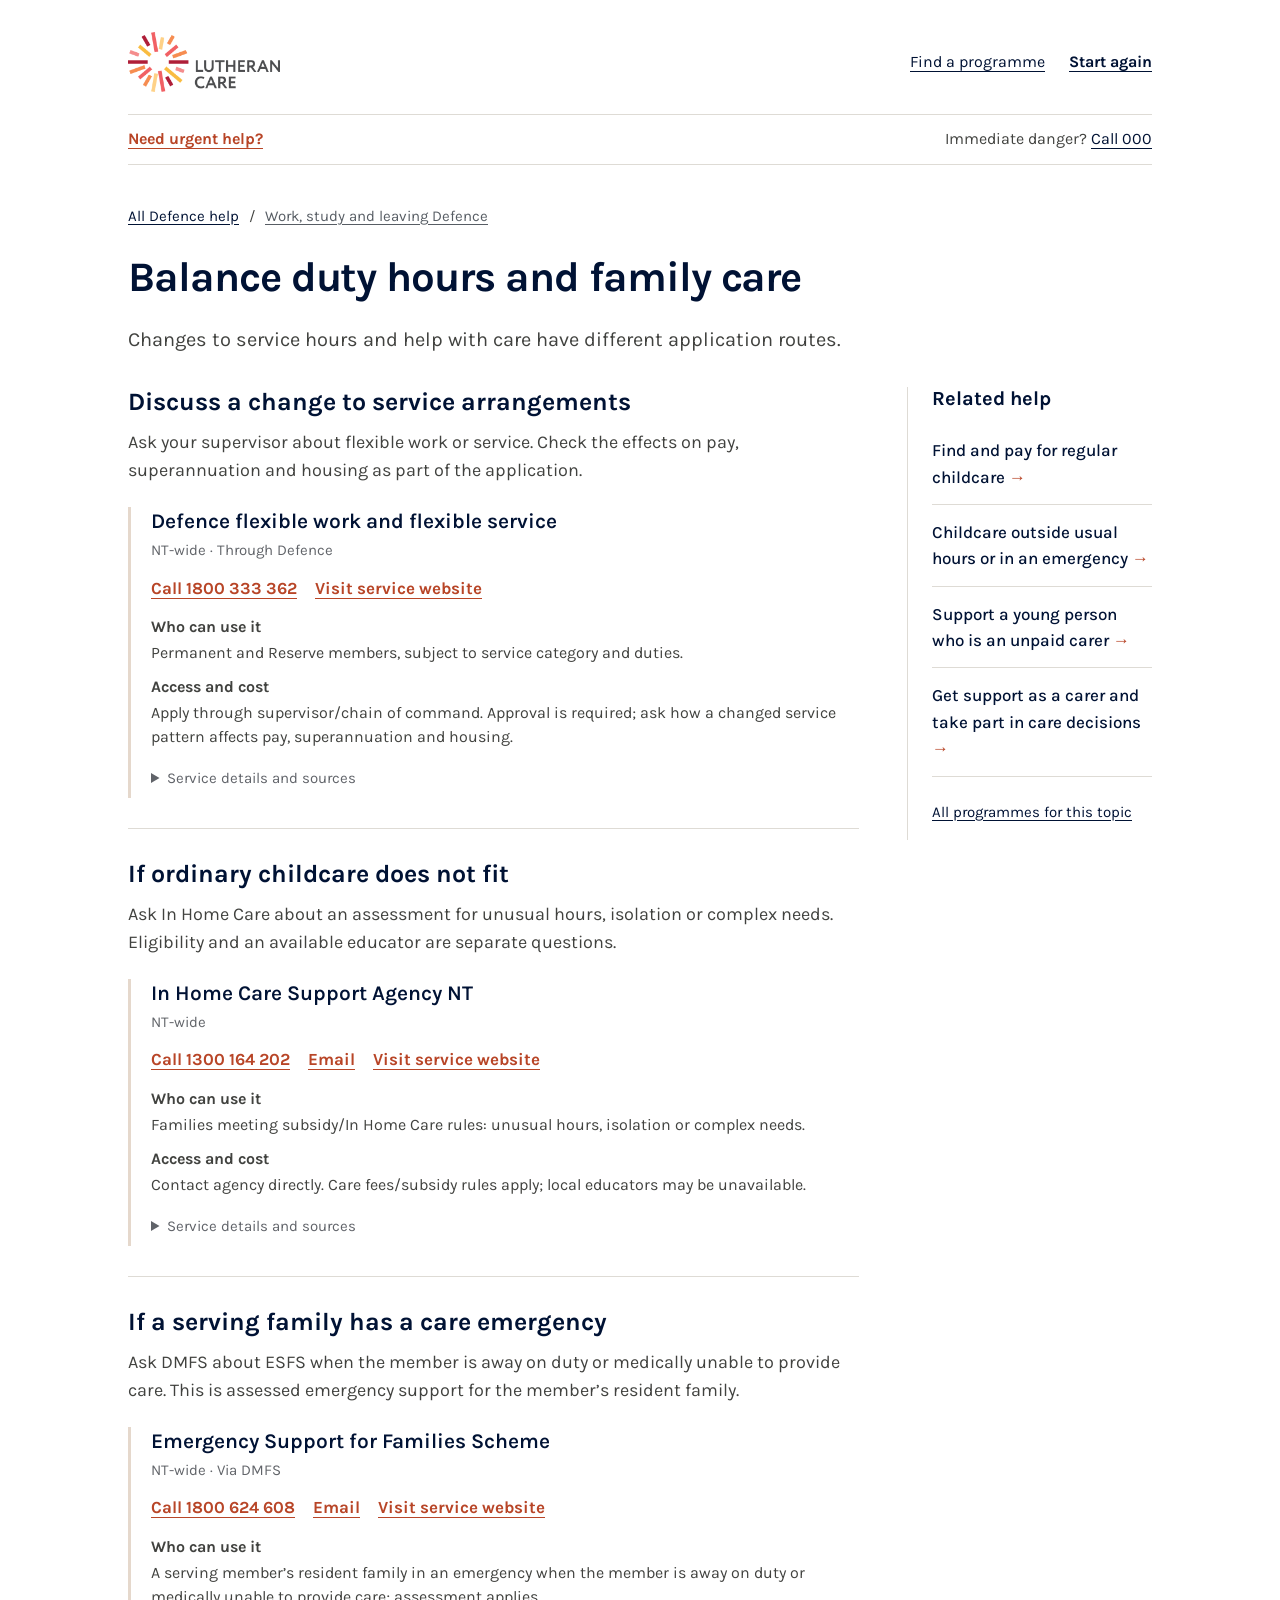
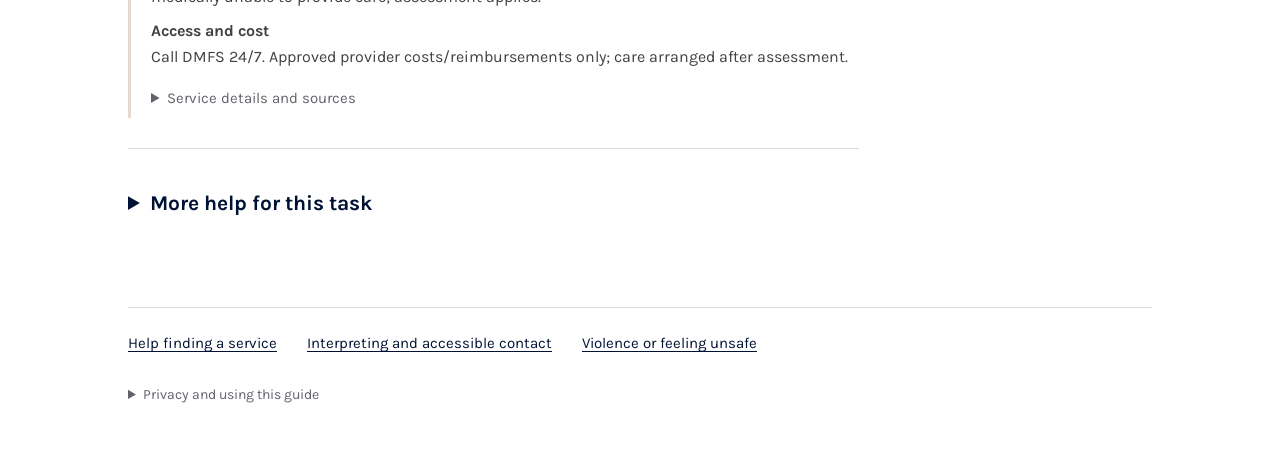
<file: defence/help/03.html>
<!doctype html>
<html lang="en"><head><meta charset="utf-8"><meta name="viewport" content="width=device-width, initial-scale=1"><meta name="color-scheme" content="light"><title>Balance duty hours and family care | Lutheran Care</title><link rel="icon" href="../assets/support-icon.svg" type="image/svg+xml"><link rel="stylesheet" href="../support.css?v=actions-1"><script type="module" src="../support.js?v=actions-1"></script></head>
<body><a class="skip-link" href="#main">Skip to content</a><div class="page-shell"><header class="site-header"><a href="../support.html#home" class="logo"><img src="../assets/lutheran-care-logo.png" width="152" height="60" alt="Lutheran Care"></a><nav aria-label="Support navigation"><a href="../lookup.html">Find a programme</a> <a href="../support.html#home" class="restart">Start again</a></nav></header><div class="urgent-bar"><a href="../help/40.html">Need urgent help?</a><span>Immediate danger? <a href="tel:000">Call 000</a></span></div><main id="main" tabindex="-1"><nav class="breadcrumbs" aria-label="Breadcrumb"><a href="../support.html">All Defence help</a><span aria-hidden="true">/</span><a href="../topics/work.html">Work, study and leaving Defence</a></nav><h1 tabindex="-1">Balance duty hours and family care</h1><p class="lead">Changes to service hours and help with care have different application routes.</p><div class="action-layout"><div><section class="action-step"><h2>Discuss a change to service arrangements</h2><p class="step-context">Ask your supervisor about flexible work or service. Check the effects on pay, superannuation and housing as part of the application.</p><section class="service" id="defence-issue-03-row-002" aria-labelledby="name-defence-issue-03-row-002"><h3 id="name-defence-issue-03-row-002">Defence flexible work and flexible service</h3><p class="service-place">NT-wide · Through Defence</p><div class="contact-actions"><a href="tel:1800333362" class="contact-link">Call 1800 333 362</a><a href="https://www.defence.gov.au/adf-members-families/benefits-conditions-service/ways-working" class="contact-link">Visit service website</a></div><dl class="access-rules"><dt>Who can use it</dt><dd>Permanent and Reserve members, subject to service category and duties.</dd><dt>Access and cost</dt><dd>Apply through supervisor/chain of command. Approval is required; ask how a changed service pattern affects pay, superannuation and housing.</dd></dl><details class="source-details"><summary>Service details and sources</summary><p>Adjusted hours/location or reduced service patterns to balance work and caring.</p><p class="preserve-lines">1800 333 362</p><p class="checked">Checked 5 October 2026</p><ul class="source-links"><li><a href="https://www.defence.gov.au/adf-members-families/benefits-conditions-service/ways-working">Official service information</a></li><li><a href="https://pay-conditions.defence.gov.au/career-and-service/start-flexible-service-determination">Supporting source 2</a></li><li><a href="https://pay-conditions.defence.gov.au/sites/default/files/2021-09/flexibility-booklet.pdf">Supporting source 3</a></li></ul></details></section></section><section class="action-step"><h2>If ordinary childcare does not fit</h2><p class="step-context">Ask In Home Care about an assessment for unusual hours, isolation or complex needs. Eligibility and an available educator are separate questions.</p><section class="service" id="defence-issue-03-row-004" aria-labelledby="name-defence-issue-03-row-004"><h3 id="name-defence-issue-03-row-004">In Home Care Support Agency NT</h3><p class="service-place">NT-wide</p><div class="contact-actions"><a href="tel:1300164202" class="contact-link">Call 1300 164 202</a><a href="mailto:info@ihcsupportagencynt.org.au" class="contact-link">Email</a><a href="https://inhomesupportagencywa.org.au/IHSWA/" class="contact-link">Visit service website</a></div><dl class="access-rules"><dt>Who can use it</dt><dd>Families meeting subsidy/In Home Care rules: unusual hours, isolation or complex needs.</dd><dt>Access and cost</dt><dd>Contact agency directly. Care fees/subsidy rules apply; local educators may be unavailable.</dd></dl><details class="source-details"><summary>Service details and sources</summary><p>In-home childcare assessment where mainstream care is unsuitable.</p><p class="preserve-lines">1300 164 202
info@ihcsupportagencynt.org.au</p><p class="checked">Checked 5 October 2026</p><ul class="source-links"><li><a href="https://inhomesupportagencywa.org.au/IHSWA/">Official service information</a></li><li><a href="https://www.education.gov.au/early-childhood/about/service-types/home-care/support-agencies">Supporting source 2</a></li></ul></details></section></section><section class="action-step"><h2>If a serving family has a care emergency</h2><p class="step-context">Ask DMFS about ESFS when the member is away on duty or medically unable to provide care. This is assessed emergency support for the member’s resident family.</p><section class="service" id="defence-issue-03-row-003" aria-labelledby="name-defence-issue-03-row-003"><h3 id="name-defence-issue-03-row-003">Emergency Support for Families Scheme</h3><p class="service-place">NT-wide · Via DMFS</p><div class="contact-actions"><a href="tel:1800624608" class="contact-link">Call 1800 624 608</a><a href="mailto:memberandfamilyhelpline@defence.gov.au" class="contact-link">Email</a><a href="https://www.defence.gov.au/adf-members-families/crisis-support/emergency-support-schemes/emergency-support-families-scheme" class="contact-link">Visit service website</a></div><dl class="access-rules"><dt>Who can use it</dt><dd>A serving member’s resident family in an emergency when the member is away on duty or medically unable to provide care; assessment applies.</dd><dt>Access and cost</dt><dd>Call DMFS 24/7. Approved provider costs/reimbursements only; care arranged after assessment.</dd></dl><details class="source-details"><summary>Service details and sources</summary><p>Short-term approved childcare, family care, home help or respite.</p><p class="preserve-lines">1800 624 608</p><p class="checked">Checked 5 October 2026</p><ul class="source-links"><li><a href="https://www.defence.gov.au/adf-members-families/crisis-support/emergency-support-schemes/emergency-support-families-scheme">Official service information</a></li><li><a href="https://pay-conditions.defence.gov.au/pacman/chapter-8/part-5">Supporting source 2</a></li><li><a href="https://www.navy.gov.au/sites/default/files/2025-12/Navy-Families-Handbook-August-2025.pdf">Supporting source 3</a></li></ul></details></section></section><details class="more-help" id="more-help"><summary>More help for this task</summary><div class="more-body"><details class="programme" id="defence-issue-03-row-001"><summary><span>Defence Families of Australia NT and Kimberley</span><small>NT / Kimberley</small></summary><div class="programme-body"><p class="service-place">NT / Kimberley</p><div class="contact-actions"><a href="https://dfa.org.au/northern-territory-and-kimberley/" class="contact-link">Visit service website</a></div><dl class="access-rules"><dt>Who can use it</dt><dd>Families linked to currently serving ADF members in the region.</dd><dt>Access and cost</dt><dd>Contact the regional delegate directly through the official page. No enquiry fee published; not an emergency or DVA-claims service.</dd></dl><details class="source-details"><summary>Service details and sources</summary><p>Independent family advocacy and information about Defence-family policy.</p><p class="preserve-lines">Online enquiry</p><p class="checked">Checked 5 October 2026</p><ul class="source-links"><li><a href="https://dfa.org.au/northern-territory-and-kimberley/">Official service information</a></li></ul></details></div></details></div></details></div><aside class="related"><h2>Related help</h2><ul class="task-list"><li><a href="../help/09.html">Find and pay for regular childcare</a></li><li><a href="../help/10.html">Childcare outside usual hours or in an emergency</a></li><li><a href="../help/16.html">Support a young person who is an unpaid carer</a></li><li><a href="../help/26.html">Get support as a carer and take part in care decisions</a></li></ul><p><a href="../lookup.html?topic=3">All programmes for this topic</a></p></aside></div></main><footer><div class="footer-links"><a href="../help/34.html">Help finding a service</a><a href="../help/30.html">Interpreting and accessible contact</a><a href="../help/19.html">Violence or feeling unsafe</a></div><details><summary>Privacy and using this guide</summary><p>This guide does not ask for or collect personal information. Search stays in your browser and clears when you leave the page. Contact the service directly; it can explain how it handles your information.</p></details></footer></div></body></html>
</file>
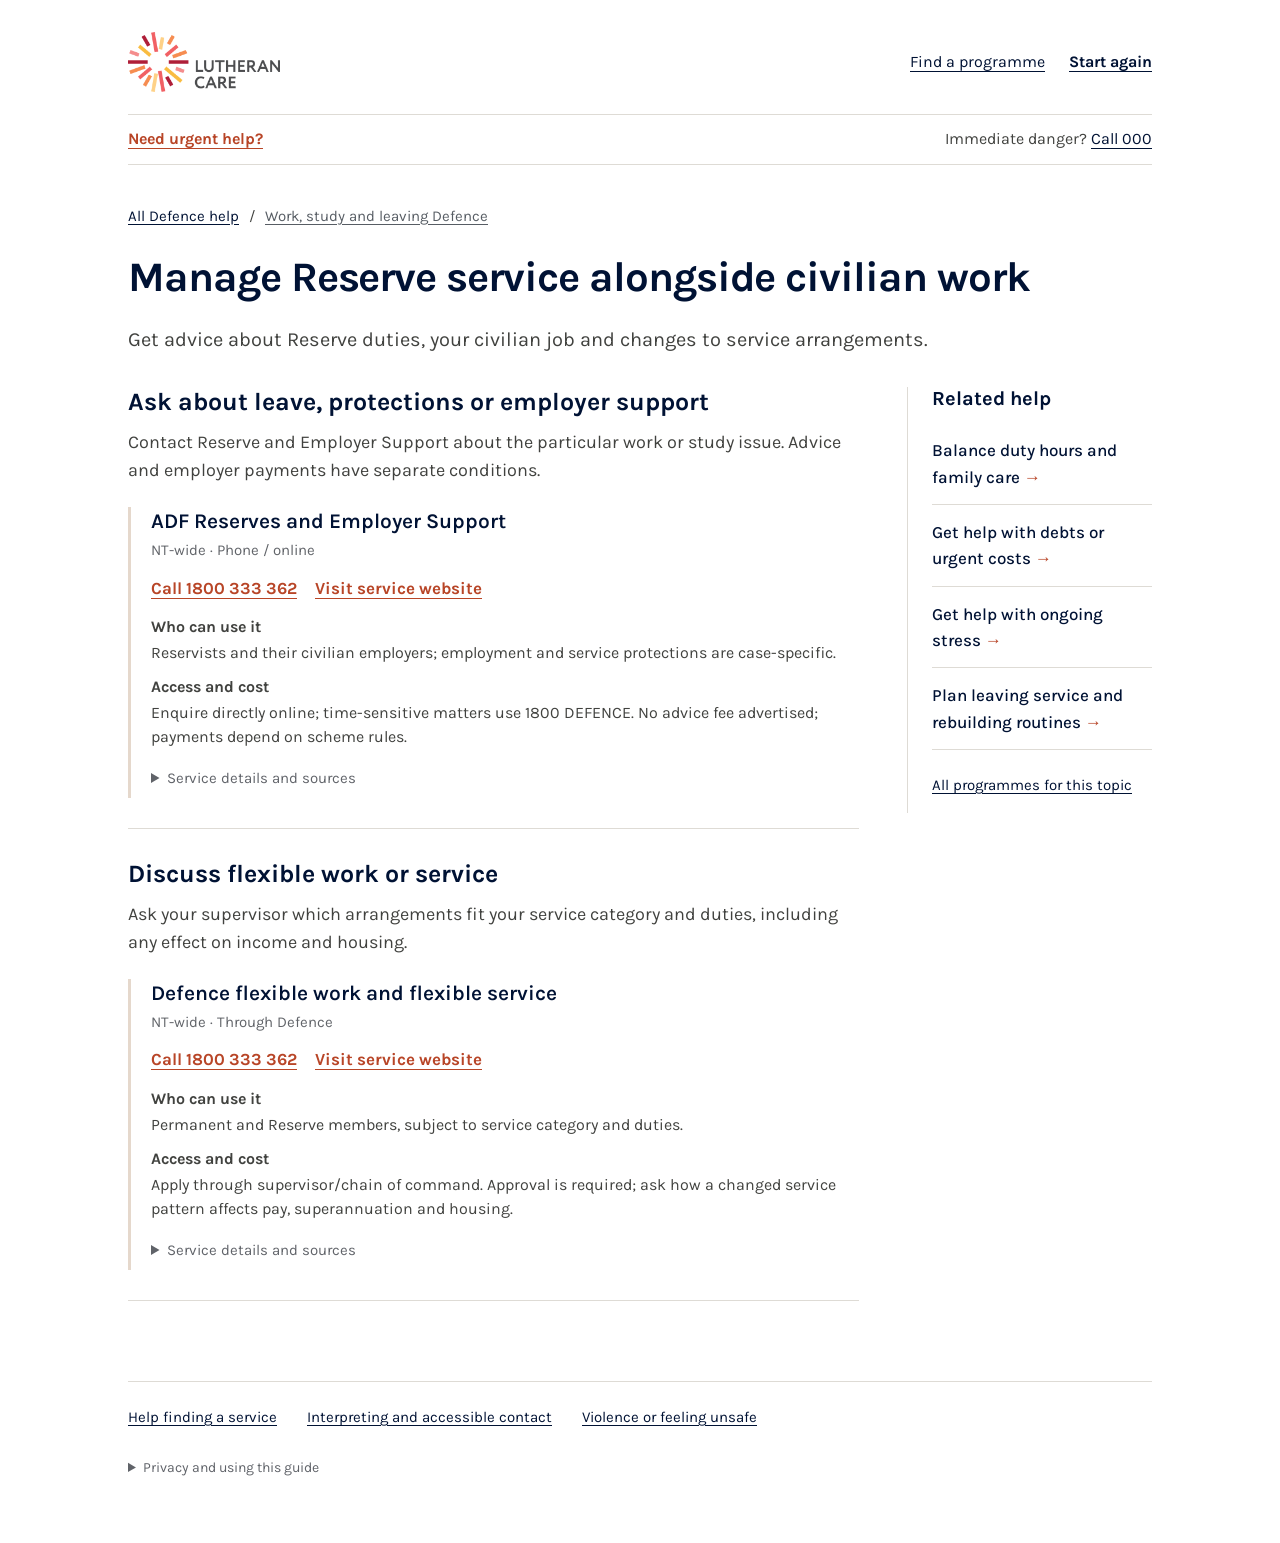
<file: defence/help/04.html>
<!doctype html>
<html lang="en"><head><meta charset="utf-8"><meta name="viewport" content="width=device-width, initial-scale=1"><meta name="color-scheme" content="light"><title>Manage Reserve service alongside civilian work | Lutheran Care</title><link rel="icon" href="../assets/support-icon.svg" type="image/svg+xml"><link rel="stylesheet" href="../support.css?v=actions-1"><script type="module" src="../support.js?v=actions-1"></script></head>
<body><a class="skip-link" href="#main">Skip to content</a><div class="page-shell"><header class="site-header"><a href="../support.html#home" class="logo"><img src="../assets/lutheran-care-logo.png" width="152" height="60" alt="Lutheran Care"></a><nav aria-label="Support navigation"><a href="../lookup.html">Find a programme</a> <a href="../support.html#home" class="restart">Start again</a></nav></header><div class="urgent-bar"><a href="../help/40.html">Need urgent help?</a><span>Immediate danger? <a href="tel:000">Call 000</a></span></div><main id="main" tabindex="-1"><nav class="breadcrumbs" aria-label="Breadcrumb"><a href="../support.html">All Defence help</a><span aria-hidden="true">/</span><a href="../topics/work.html">Work, study and leaving Defence</a></nav><h1 tabindex="-1">Manage Reserve service alongside civilian work</h1><p class="lead">Get advice about Reserve duties, your civilian job and changes to service arrangements.</p><div class="action-layout"><div><section class="action-step"><h2>Ask about leave, protections or employer support</h2><p class="step-context">Contact Reserve and Employer Support about the particular work or study issue. Advice and employer payments have separate conditions.</p><section class="service" id="defence-issue-04-row-001" aria-labelledby="name-defence-issue-04-row-001"><h3 id="name-defence-issue-04-row-001">ADF Reserves and Employer Support</h3><p class="service-place">NT-wide · Phone / online</p><div class="contact-actions"><a href="tel:1800333362" class="contact-link">Call 1800 333 362</a><a href="https://www.reserveemployersupport.gov.au/contact-us/" class="contact-link">Visit service website</a></div><dl class="access-rules"><dt>Who can use it</dt><dd>Reservists and their civilian employers; employment and service protections are case-specific.</dd><dt>Access and cost</dt><dd>Enquire directly online; time-sensitive matters use 1800 DEFENCE. No advice fee advertised; payments depend on scheme rules.</dd></dl><details class="source-details"><summary>Service details and sources</summary><p>Advice about Reserve leave, civilian work/study protection and employer support schemes.</p><p class="preserve-lines">1800 333 362</p><p class="checked">Checked 5 October 2026</p><ul class="source-links"><li><a href="https://www.reserveemployersupport.gov.au/contact-us/">Official service information</a></li></ul></details></section></section><section class="action-step"><h2>Discuss flexible work or service</h2><p class="step-context">Ask your supervisor which arrangements fit your service category and duties, including any effect on income and housing.</p><section class="service" id="defence-issue-04-row-002" aria-labelledby="name-defence-issue-04-row-002"><h3 id="name-defence-issue-04-row-002">Defence flexible work and flexible service</h3><p class="service-place">NT-wide · Through Defence</p><div class="contact-actions"><a href="tel:1800333362" class="contact-link">Call 1800 333 362</a><a href="https://www.defence.gov.au/adf-members-families/benefits-conditions-service/ways-working" class="contact-link">Visit service website</a></div><dl class="access-rules"><dt>Who can use it</dt><dd>Permanent and Reserve members, subject to service category and duties.</dd><dt>Access and cost</dt><dd>Apply through supervisor/chain of command. Approval is required; ask how a changed service pattern affects pay, superannuation and housing.</dd></dl><details class="source-details"><summary>Service details and sources</summary><p>Adjusted hours/location or reduced service patterns to balance work and caring.</p><p class="preserve-lines">1800 333 362</p><p class="checked">Checked 5 October 2026</p><ul class="source-links"><li><a href="https://www.defence.gov.au/adf-members-families/benefits-conditions-service/ways-working">Official service information</a></li><li><a href="https://pay-conditions.defence.gov.au/career-and-service/start-flexible-service-determination">Supporting source 2</a></li><li><a href="https://pay-conditions.defence.gov.au/sites/default/files/2021-09/flexibility-booklet.pdf">Supporting source 3</a></li></ul></details></section></section></div><aside class="related"><h2>Related help</h2><ul class="task-list"><li><a href="../help/03.html">Balance duty hours and family care</a></li><li><a href="../help/06.html">Get help with debts or urgent costs</a></li><li><a href="../help/22.html">Get help with ongoing stress</a></li><li><a href="../help/37.html">Plan leaving service and rebuilding routines</a></li></ul><p><a href="../lookup.html?topic=4">All programmes for this topic</a></p></aside></div></main><footer><div class="footer-links"><a href="../help/34.html">Help finding a service</a><a href="../help/30.html">Interpreting and accessible contact</a><a href="../help/19.html">Violence or feeling unsafe</a></div><details><summary>Privacy and using this guide</summary><p>This guide does not ask for or collect personal information. Search stays in your browser and clears when you leave the page. Contact the service directly; it can explain how it handles your information.</p></details></footer></div></body></html>
</file>
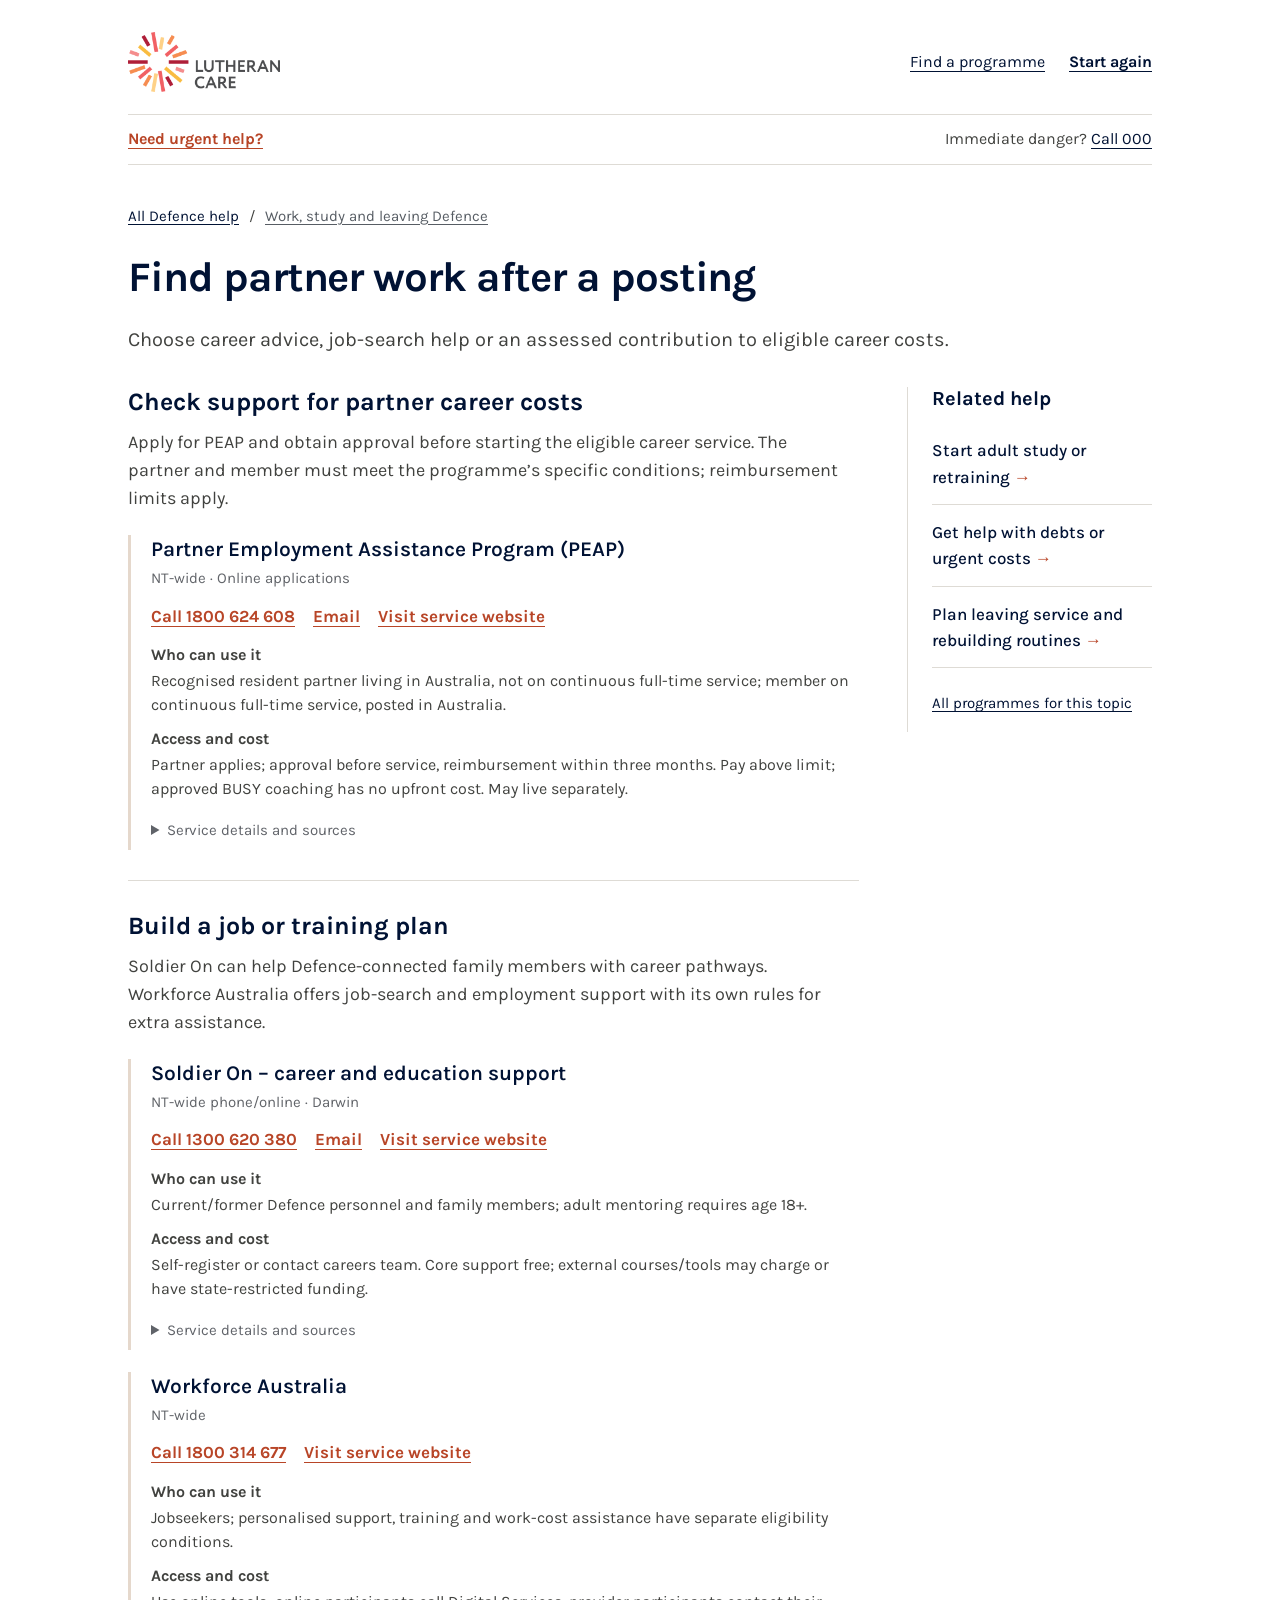
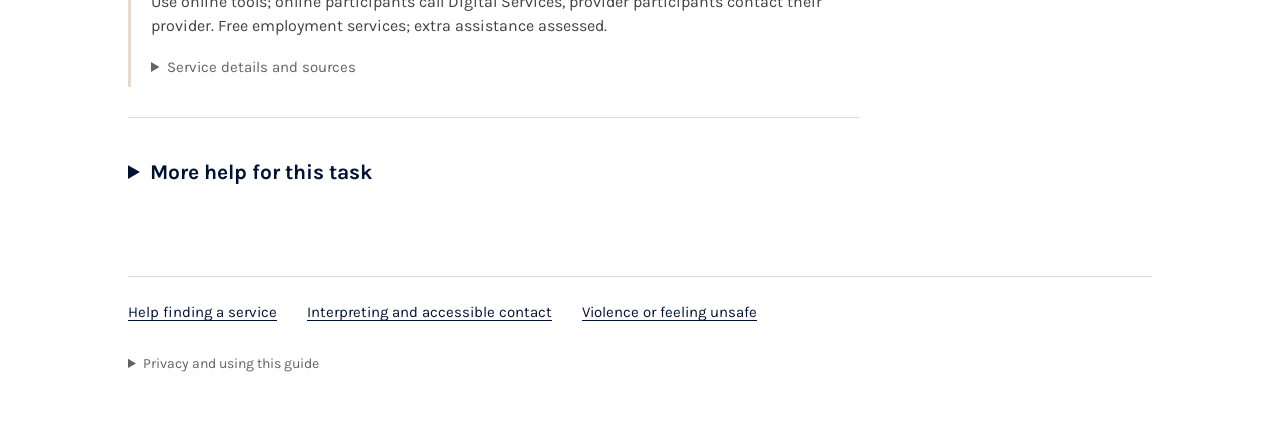
<file: defence/help/05.html>
<!doctype html>
<html lang="en"><head><meta charset="utf-8"><meta name="viewport" content="width=device-width, initial-scale=1"><meta name="color-scheme" content="light"><title>Find partner work after a posting | Lutheran Care</title><link rel="icon" href="../assets/support-icon.svg" type="image/svg+xml"><link rel="stylesheet" href="../support.css?v=actions-1"><script type="module" src="../support.js?v=actions-1"></script></head>
<body><a class="skip-link" href="#main">Skip to content</a><div class="page-shell"><header class="site-header"><a href="../support.html#home" class="logo"><img src="../assets/lutheran-care-logo.png" width="152" height="60" alt="Lutheran Care"></a><nav aria-label="Support navigation"><a href="../lookup.html">Find a programme</a> <a href="../support.html#home" class="restart">Start again</a></nav></header><div class="urgent-bar"><a href="../help/40.html">Need urgent help?</a><span>Immediate danger? <a href="tel:000">Call 000</a></span></div><main id="main" tabindex="-1"><nav class="breadcrumbs" aria-label="Breadcrumb"><a href="../support.html">All Defence help</a><span aria-hidden="true">/</span><a href="../topics/work.html">Work, study and leaving Defence</a></nav><h1 tabindex="-1">Find partner work after a posting</h1><p class="lead">Choose career advice, job-search help or an assessed contribution to eligible career costs.</p><div class="action-layout"><div><section class="action-step"><h2>Check support for partner career costs</h2><p class="step-context">Apply for PEAP and obtain approval before starting the eligible career service. The partner and member must meet the programme’s specific conditions; reimbursement limits apply.</p><section class="service" id="defence-issue-05-row-002" aria-labelledby="name-defence-issue-05-row-002"><h3 id="name-defence-issue-05-row-002">Partner Employment Assistance Program (PEAP)</h3><p class="service-place">NT-wide · Online applications</p><div class="contact-actions"><a href="tel:1800624608" class="contact-link">Call 1800 624 608</a><a href="mailto:partner.employment@defence.gov.au" class="contact-link">Email</a><a href="https://www.defence.gov.au/adf-members-families/family-programs-local-services/support-families/partner-employment-assistance-program" class="contact-link">Visit service website</a></div><dl class="access-rules"><dt>Who can use it</dt><dd>Recognised resident partner living in Australia, not on continuous full-time service; member on continuous full-time service, posted in Australia.</dd><dt>Access and cost</dt><dd>Partner applies; approval before service, reimbursement within three months. Pay above limit; approved BUSY coaching has no upfront cost. May live separately.</dd></dl><details class="source-details"><summary>Service details and sources</summary><p>Approved career coaching, licensing/checks/registration and vocational training, up to $1,500/financial year.</p><p class="preserve-lines">1800 624 608
partner.employment@defence.gov.au</p><p class="checked">Checked 5 October 2026</p><ul class="source-links"><li><a href="https://www.defence.gov.au/adf-members-families/family-programs-local-services/support-families/partner-employment-assistance-program">Official service information</a></li><li><a href="https://pay-conditions.defence.gov.au/news/benefits-support-your-partners-career-while-you-serve">Supporting source 2</a></li></ul></details></section></section><section class="action-step"><h2>Build a job or training plan</h2><p class="step-context">Soldier On can help Defence-connected family members with career pathways. Workforce Australia offers job-search and employment support with its own rules for extra assistance.</p><section class="service" id="defence-issue-05-row-003" aria-labelledby="name-defence-issue-05-row-003"><h3 id="name-defence-issue-05-row-003">Soldier On – career and education support</h3><p class="service-place">NT-wide phone/online · Darwin</p><div class="contact-actions"><a href="tel:1300620380" class="contact-link">Call 1300 620 380</a><a href="mailto:employment@soldieron.org.au" class="contact-link">Email</a><a href="https://soldieron.org.au/supporting-you/employment/" class="contact-link">Visit service website</a></div><dl class="access-rules"><dt>Who can use it</dt><dd>Current/former Defence personnel and family members; adult mentoring requires age 18+.</dd><dt>Access and cost</dt><dd>Self-register or contact careers team. Core support free; external courses/tools may charge or have state-restricted funding.</dd></dl><details class="source-details"><summary>Service details and sources</summary><p>Career planning, skills/training pathways, employment resources, jobs hub and mentoring.</p><p class="preserve-lines">1300 620 380
employment@soldieron.org.au
39 Stuart Highway, Stuart Park</p><p class="checked">Checked 5 October 2026</p><ul class="source-links"><li><a href="https://soldieron.org.au/supporting-you/employment/">Official service information</a></li><li><a href="https://soldieron.org.au/about-us/our-services/">Supporting source 2</a></li><li><a href="https://soldieron.org.au/contact/">Supporting source 3</a></li></ul></details></section><section class="service" id="defence-issue-05-row-004" aria-labelledby="name-defence-issue-05-row-004"><h3 id="name-defence-issue-05-row-004">Workforce Australia</h3><p class="service-place">NT-wide</p><div class="contact-actions"><a href="tel:1800314677" class="contact-link">Call 1800 314 677</a><a href="https://www.dewr.gov.au/workforce-australia" class="contact-link">Visit service website</a></div><dl class="access-rules"><dt>Who can use it</dt><dd>Jobseekers; personalised support, training and work-cost assistance have separate eligibility conditions.</dd><dt>Access and cost</dt><dd>Use online tools; online participants call Digital Services, provider participants contact their provider. Free employment services; extra assistance assessed.</dd></dl><details class="source-details"><summary>Service details and sources</summary><p>Job-search tools, employment services, training pathways and eligible work-cost assistance.</p><p class="preserve-lines">1800 314 677</p><p class="checked">Checked 5 October 2026</p><ul class="source-links"><li><a href="https://www.dewr.gov.au/workforce-australia">Official service information</a></li><li><a href="https://www.dewr.gov.au/about-department/contact-us">Supporting source 2</a></li><li><a href="https://www.dewr.gov.au/workforce-australia-employment-services">Supporting source 3</a></li></ul></details></section></section><details class="more-help" id="more-help"><summary>More help for this task</summary><div class="more-body"><details class="programme" id="defence-issue-05-row-001"><summary><span>CDU TAFE study and retraining</span><small>NT campuses / online</small></summary><div class="programme-body"><p class="service-place">NT campuses / online</p><div class="contact-actions"><a href="tel:1800061963" class="contact-link">Call 1800 061 963</a><a href="https://www.cdu.edu.au/study/fee-free-tafe" class="contact-link">Visit service website</a></div><dl class="access-rules"><dt>Who can use it</dt><dd>People living/working in NT meeting course/residency rules; Fee-Free TAFE has additional age/study conditions.</dd><dt>Access and cost</dt><dd>Ask CDU about current local/online courses and fee-free places; 2027 course list is coming soon. Tuition, materials, RPL and other fees depend on eligibility/course.</dd></dl><details class="source-details"><summary>Service details and sources</summary><p>Vocational study, retraining and recognition of prior learning.</p><p class="preserve-lines">1800 061 963</p><p class="checked">Checked 5 October 2026</p><ul class="source-links"><li><a href="https://www.cdu.edu.au/study/fee-free-tafe">Official service information</a></li><li><a href="https://www.cdu.edu.au/current-students/student-admin/fees-payments/tafevet-fees">Supporting source 2</a></li></ul></details></div></details></div></details></div><aside class="related"><h2>Related help</h2><ul class="task-list"><li><a href="../help/43.html">Start adult study or retraining</a></li><li><a href="../help/06.html">Get help with debts or urgent costs</a></li><li><a href="../help/37.html">Plan leaving service and rebuilding routines</a></li></ul><p><a href="../lookup.html?topic=5">All programmes for this topic</a></p></aside></div></main><footer><div class="footer-links"><a href="../help/34.html">Help finding a service</a><a href="../help/30.html">Interpreting and accessible contact</a><a href="../help/19.html">Violence or feeling unsafe</a></div><details><summary>Privacy and using this guide</summary><p>This guide does not ask for or collect personal information. Search stays in your browser and clears when you leave the page. Contact the service directly; it can explain how it handles your information.</p></details></footer></div></body></html>
</file>
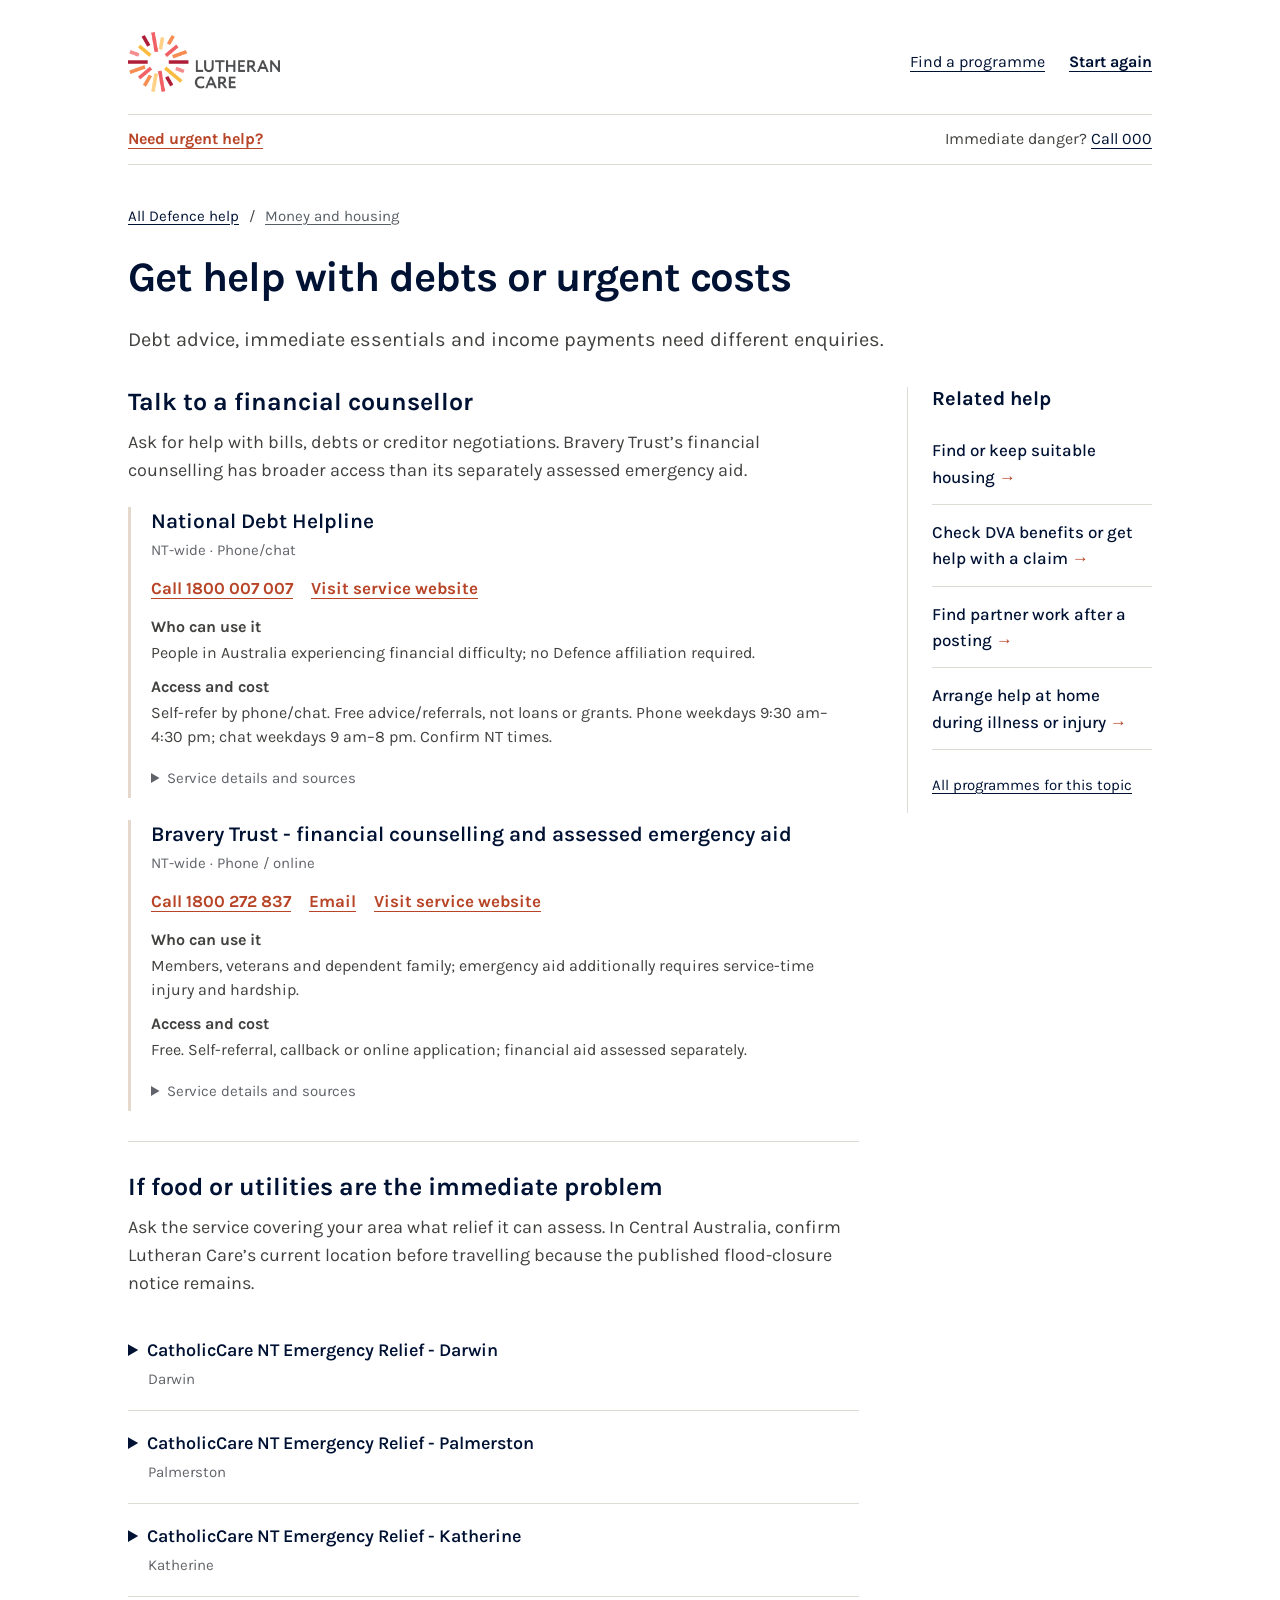
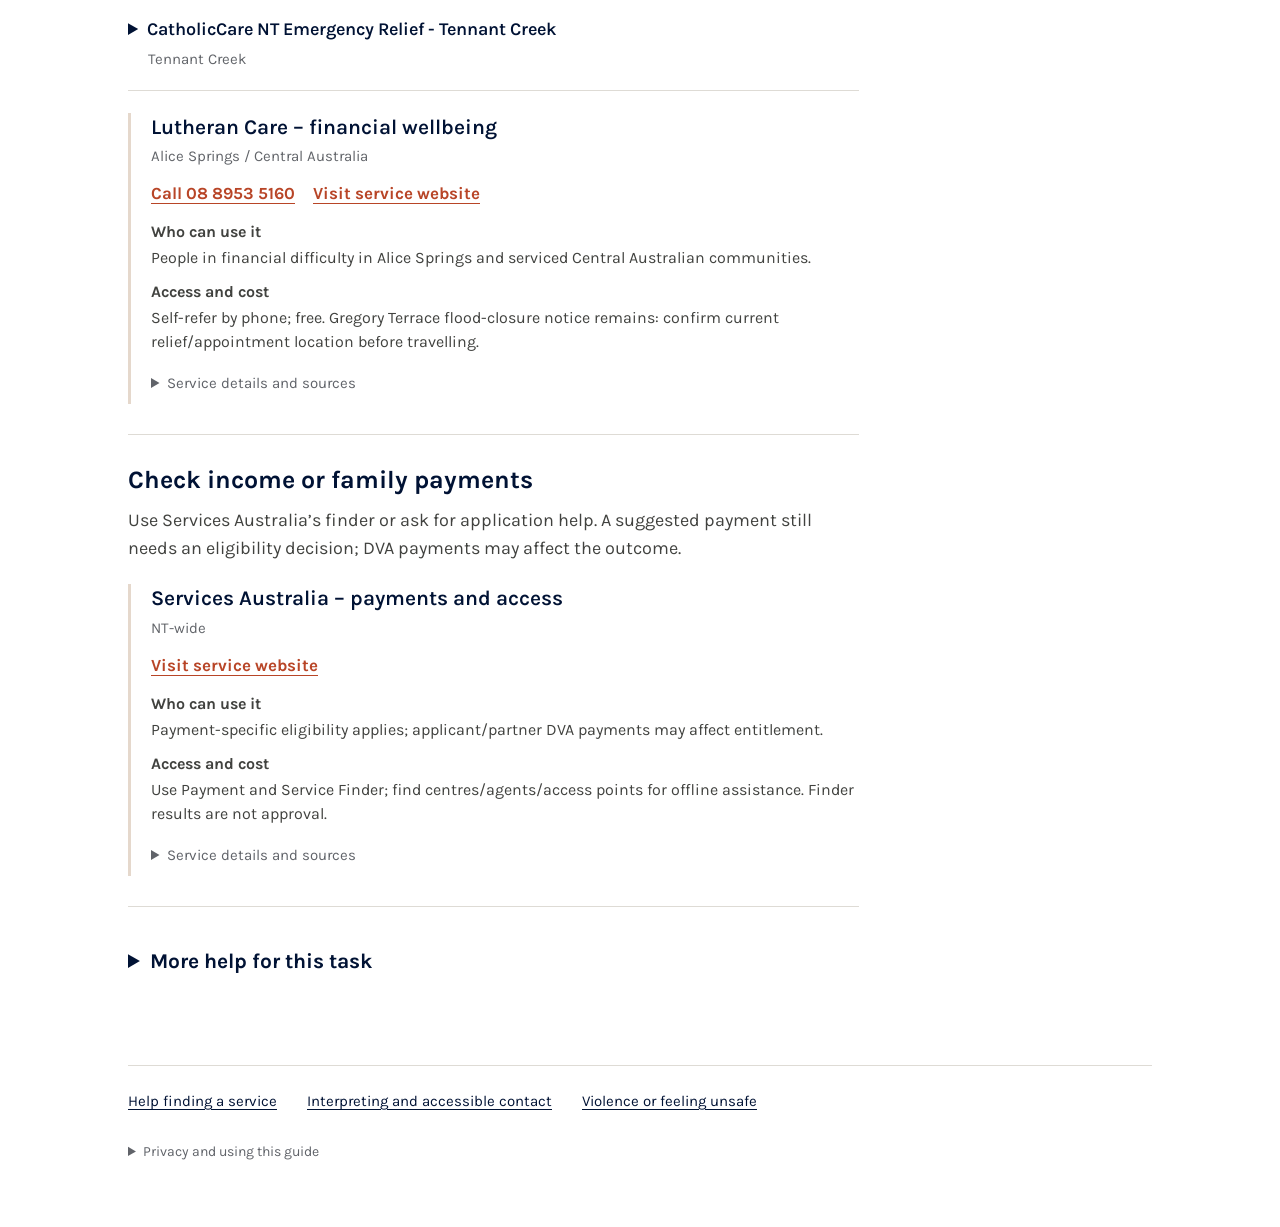
<file: defence/help/06.html>
<!doctype html>
<html lang="en"><head><meta charset="utf-8"><meta name="viewport" content="width=device-width, initial-scale=1"><meta name="color-scheme" content="light"><title>Get help with debts or urgent costs | Lutheran Care</title><link rel="icon" href="../assets/support-icon.svg" type="image/svg+xml"><link rel="stylesheet" href="../support.css?v=actions-1"><script type="module" src="../support.js?v=actions-1"></script></head>
<body><a class="skip-link" href="#main">Skip to content</a><div class="page-shell"><header class="site-header"><a href="../support.html#home" class="logo"><img src="../assets/lutheran-care-logo.png" width="152" height="60" alt="Lutheran Care"></a><nav aria-label="Support navigation"><a href="../lookup.html">Find a programme</a> <a href="../support.html#home" class="restart">Start again</a></nav></header><div class="urgent-bar"><a href="../help/40.html">Need urgent help?</a><span>Immediate danger? <a href="tel:000">Call 000</a></span></div><main id="main" tabindex="-1"><nav class="breadcrumbs" aria-label="Breadcrumb"><a href="../support.html">All Defence help</a><span aria-hidden="true">/</span><a href="../topics/money.html">Money and housing</a></nav><h1 tabindex="-1">Get help with debts or urgent costs</h1><p class="lead">Debt advice, immediate essentials and income payments need different enquiries.</p><div class="action-layout"><div><section class="action-step"><h2>Talk to a financial counsellor</h2><p class="step-context">Ask for help with bills, debts or creditor negotiations. Bravery Trust’s financial counselling has broader access than its separately assessed emergency aid.</p><section class="service" id="defence-issue-06-row-005" aria-labelledby="name-defence-issue-06-row-005"><h3 id="name-defence-issue-06-row-005">National Debt Helpline</h3><p class="service-place">NT-wide · Phone/chat</p><div class="contact-actions"><a href="tel:1800007007" class="contact-link">Call 1800 007 007</a><a href="https://ndh.org.au/" class="contact-link">Visit service website</a></div><dl class="access-rules"><dt>Who can use it</dt><dd>People in Australia experiencing financial difficulty; no Defence affiliation required.</dd><dt>Access and cost</dt><dd>Self-refer by phone/chat. Free advice/referrals, not loans or grants. Phone weekdays 9:30 am–4:30 pm; chat weekdays 9 am–8 pm. Confirm NT times.</dd></dl><details class="source-details"><summary>Service details and sources</summary><p>Confidential financial counselling about debts, bills, hardship and creditor negotiations.</p><p class="preserve-lines">1800 007 007</p><p class="checked">Checked 5 October 2026</p><ul class="source-links"><li><a href="https://ndh.org.au/">Official service information</a></li></ul></details></section><section class="service" id="defence-issue-06-row-002" aria-labelledby="name-defence-issue-06-row-002"><h3 id="name-defence-issue-06-row-002">Bravery Trust - financial counselling and assessed emergency aid</h3><p class="service-place">NT-wide · Phone / online</p><div class="contact-actions"><a href="tel:1800272837" class="contact-link">Call 1800 272 837</a><a href="mailto:ask@braverytrust.org.au" class="contact-link">Email</a><a href="https://braverytrust.org.au/seek-support/" class="contact-link">Visit service website</a></div><dl class="access-rules"><dt>Who can use it</dt><dd>Members, veterans and dependent family; emergency aid additionally requires service-time injury and hardship.</dd><dt>Access and cost</dt><dd>Free. Self-referral, callback or online application; financial aid assessed separately.</dd></dl><details class="source-details"><summary>Service details and sources</summary><p>Financial counselling, creditor advocacy and assessed emergency financial help.</p><p class="preserve-lines">1800 272 837
ask@braverytrust.org.au</p><p class="checked">Checked 5 October 2026</p><ul class="source-links"><li><a href="https://braverytrust.org.au/seek-support/">Official service information</a></li><li><a href="https://braverytrust.org.au/faqs/">Supporting source 2</a></li></ul></details></section></section><section class="action-step"><h2>If food or utilities are the immediate problem</h2><p class="step-context">Ask the service covering your area what relief it can assess. In Central Australia, confirm Lutheran Care’s current location before travelling because the published flood-closure notice remains.</p><details class="programme" id="defence-issue-06-row-008"><summary><span>CatholicCare NT Emergency Relief - Darwin</span><small>Darwin</small></summary><div class="programme-body"><p class="service-place">Darwin</p><div class="contact-actions"><a href="tel:0889442000" class="contact-link">Call 08 8944 2000</a><a href="https://www.catholiccarent.org.au/our-service/emergency-relief/" class="contact-link">Visit service website</a></div><dl class="access-rules"><dt>Who can use it</dt><dd>Individuals and families in immediate financial crisis.</dd><dt>Access and cost</dt><dd>Self, family/friend or agency referral. No fee published; assistance and appointment availability are assessed.</dd></dl><details class="source-details"><summary>Service details and sources</summary><p>Short-term food-voucher, utility and referral help.</p><p class="preserve-lines">08 8944 2000</p><p class="checked">Checked 5 October 2026</p><ul class="source-links"><li><a href="https://www.catholiccarent.org.au/our-service/emergency-relief/">Official service information</a></li></ul></details></div></details><details class="programme" id="defence-issue-06-row-009"><summary><span>CatholicCare NT Emergency Relief - Palmerston</span><small>Palmerston</small></summary><div class="programme-body"><p class="service-place">Palmerston</p><div class="contact-actions"><a href="tel:0889329977" class="contact-link">Call 08 8932 9977</a><a href="https://www.catholiccarent.org.au/our-service/emergency-relief/" class="contact-link">Visit service website</a></div><dl class="access-rules"><dt>Who can use it</dt><dd>Individuals and families in immediate financial crisis.</dd><dt>Access and cost</dt><dd>Self, family/friend or agency referral. No fee published; assistance and appointment availability are assessed.</dd></dl><details class="source-details"><summary>Service details and sources</summary><p>Short-term food-voucher, utility and referral help.</p><p class="preserve-lines">08 8932 9977</p><p class="checked">Checked 5 October 2026</p><ul class="source-links"><li><a href="https://www.catholiccarent.org.au/our-service/emergency-relief/">Official service information</a></li></ul></details></div></details><details class="programme" id="defence-issue-06-row-010"><summary><span>CatholicCare NT Emergency Relief - Katherine</span><small>Katherine</small></summary><div class="programme-body"><p class="service-place">Katherine</p><div class="contact-actions"><a href="tel:0889710777" class="contact-link">Call 08 8971 0777</a><a href="https://www.catholiccarent.org.au/our-service/emergency-relief/" class="contact-link">Visit service website</a></div><dl class="access-rules"><dt>Who can use it</dt><dd>Individuals and families in immediate financial crisis.</dd><dt>Access and cost</dt><dd>Self, family/friend or agency referral. No fee published; assistance and appointment availability are assessed.</dd></dl><details class="source-details"><summary>Service details and sources</summary><p>Short-term food-voucher, utility and referral help.</p><p class="preserve-lines">08 8971 0777</p><p class="checked">Checked 5 October 2026</p><ul class="source-links"><li><a href="https://www.catholiccarent.org.au/our-service/emergency-relief/">Official service information</a></li></ul></details></div></details><details class="programme" id="defence-issue-06-row-011"><summary><span>CatholicCare NT Emergency Relief - Tennant Creek</span><small>Tennant Creek</small></summary><div class="programme-body"><p class="service-place">Tennant Creek</p><div class="contact-actions"><a href="tel:0889623065" class="contact-link">Call 08 8962 3065</a><a href="https://www.catholiccarent.org.au/our-service/emergency-relief/" class="contact-link">Visit service website</a></div><dl class="access-rules"><dt>Who can use it</dt><dd>Individuals and families in immediate financial crisis.</dd><dt>Access and cost</dt><dd>Self, family/friend or agency referral. No fee published; assistance and appointment availability are assessed.</dd></dl><details class="source-details"><summary>Service details and sources</summary><p>Short-term food-voucher, utility and referral help.</p><p class="preserve-lines">08 8962 3065</p><p class="checked">Checked 5 October 2026</p><ul class="source-links"><li><a href="https://www.catholiccarent.org.au/our-service/emergency-relief/">Official service information</a></li></ul></details></div></details><section class="service" id="defence-issue-06-row-012" aria-labelledby="name-defence-issue-06-row-012"><h3 id="name-defence-issue-06-row-012">Lutheran Care – financial wellbeing</h3><p class="service-place">Alice Springs / Central Australia</p><div class="contact-actions"><a href="tel:0889535160" class="contact-link">Call 08 8953 5160</a><a href="https://www.lutherancare.org.au/nt-financial-wellbeing/" class="contact-link">Visit service website</a></div><dl class="access-rules"><dt>Who can use it</dt><dd>People in financial difficulty in Alice Springs and serviced Central Australian communities.</dd><dt>Access and cost</dt><dd>Self-refer by phone; free. Gregory Terrace flood-closure notice remains: confirm current relief/appointment location before travelling.</dd></dl><details class="source-details"><summary>Service details and sources</summary><p>Financial counselling, budgeting and enquiries about emergency food, clothing or blankets.</p><p class="preserve-lines">08 8953 5160</p><p class="checked">Checked 5 October 2026</p><ul class="source-links"><li><a href="https://www.lutherancare.org.au/nt-financial-wellbeing/">Official service information</a></li></ul></details></section></section><section class="action-step"><h2>Check income or family payments</h2><p class="step-context">Use Services Australia’s finder or ask for application help. A suggested payment still needs an eligibility decision; DVA payments may affect the outcome.</p><section class="service" id="defence-issue-06-row-006" aria-labelledby="name-defence-issue-06-row-006"><h3 id="name-defence-issue-06-row-006">Services Australia – payments and access</h3><p class="service-place">NT-wide</p><div class="contact-actions"><a href="https://www.servicesaustralia.gov.au/payment-and-service-finder" class="contact-link">Visit service website</a></div><dl class="access-rules"><dt>Who can use it</dt><dd>Payment-specific eligibility applies; applicant/partner DVA payments may affect entitlement.</dd><dt>Access and cost</dt><dd>Use Payment and Service Finder; find centres/agents/access points for offline assistance. Finder results are not approval.</dd></dl><details class="source-details"><summary>Service details and sources</summary><p>Income, family, caring, disability and housing payment information and application help.</p><p class="preserve-lines">Use Payment and Service Finder and official Find Us directory</p><p class="checked">Checked 5 October 2026</p><ul class="source-links"><li><a href="https://www.servicesaustralia.gov.au/payment-and-service-finder">Official service information</a></li><li><a href="https://findus.servicesaustralia.gov.au/?msg=Centrelink">Supporting source 2</a></li><li><a href="https://www.servicesaustralia.gov.au/getting-department-veterans-affairs-dva-payment">Supporting source 3</a></li></ul></details></section></section><details class="more-help" id="more-help"><summary>More help for this task</summary><div class="more-body"><details class="programme" id="defence-issue-06-row-001"><summary><span>ADF Financial Services Consumer Centre - financial education</span><small>NT-wide · Online</small></summary><div class="programme-body"><p class="service-place">NT-wide · Online</p><div class="contact-actions"><a href="https://adfconsumer.gov.au/helpful-links/" class="contact-link">Visit service website</a></div><dl class="access-rules"><dt>Who can use it</dt><dd>ADF members and families, including through transition.</dd><dt>Access and cost</dt><dd>Free online resources. External personal financial advisers may charge fees.</dd></dl><details class="source-details"><summary>Service details and sources</summary><p>Defence financial education, budgeting tools and help finding financial advice or counselling.</p><p class="preserve-lines">Online enquiry</p><p class="checked">Checked 5 October 2026</p><ul class="source-links"><li><a href="https://adfconsumer.gov.au/helpful-links/">Official service information</a></li><li><a href="https://adfconsumer.gov.au/financial-education-videos/">Supporting source 2</a></li></ul></details></div></details><details class="programme" id="defence-issue-06-row-003"><summary><span>DVA Acute Support Package</span><small>NT-wide · DVA assessment</small></summary><div class="programme-body"><p class="service-place">NT-wide · DVA assessment</p><div class="contact-actions"><a href="tel:1800838372" class="contact-link">Call 1800 838 372</a><a href="https://www.dva.gov.au/what-we-help-with/get-urgent-support/acute-support-package" class="contact-link">Visit service website</a></div><dl class="access-rules"><dt>Who can use it</dt><dd>Eligible under-65 veterans and related people; specified payment, crisis and family conditions apply.</dd><dt>Access and cost</dt><dd>DVA assessment; call to apply. Related people may apply independently from another household. Approved services generally paid directly; no ordinary bills, medical/dental care or emergency response.</dd></dl><details class="source-details"><summary>Service details and sources</summary><p>Short-term approved childcare, home help, tutoring, activities and counselling during crisis.</p><p class="preserve-lines">1800 838 372</p><p class="checked">Checked 5 October 2026</p><ul class="source-links"><li><a href="https://www.dva.gov.au/what-we-help-with/get-urgent-support/acute-support-package">Official service information</a></li></ul></details></div></details><details class="programme" id="defence-issue-06-row-004"><summary><span>DVA - entitlements, treatment and claims</span><small>NT-wide phone · Darwin</small></summary><div class="programme-body"><p class="service-place">NT-wide phone · Darwin</p><div class="contact-actions"><a href="tel:1800838372" class="contact-link">Call 1800 838 372</a><a href="https://www.dva.gov.au/about-us/contact-us" class="contact-link">Visit service website</a></div><dl class="access-rules"><dt>Who can use it</dt><dd>Members, veterans, Reservists and eligible family; each benefit has separate conditions.</dd><dt>Access and cost</dt><dd>No application/advice fee. Phone, MyService or enquiry form; phone weekdays 8 am-5 pm local.</dd></dl><details class="source-details"><summary>Service details and sources</summary><p>Benefit eligibility, claims, Veteran Cards and referral to the relevant DVA team.</p><p class="preserve-lines">1800 838 372
1 Briggs Street, Darwin
Office weekdays 8:30 am-4:30 pm</p><p class="checked">Checked 5 October 2026</p><ul class="source-links"><li><a href="https://www.dva.gov.au/about-us/contact-us">Official service information</a></li><li><a href="https://www.dva.gov.au/about-us/contact-us/location-finder">Supporting source 2</a></li><li><a href="https://www.dva.gov.au/about-us/inquiries-and-reviews/veterans-legislation-reform/the-vets-act-what-it-is-and-what-it-does">Supporting source 3</a></li></ul></details></div></details><details class="programme" id="defence-issue-06-row-007"><summary><span>Defence family recognition and benefits</span><small>NT-wide · Member administration</small></summary><div class="programme-body"><p class="service-place">NT-wide · Member administration</p><div class="contact-actions"><a href="tel:1800333362" class="contact-link">Call 1800 333 362</a><a href="https://pay-conditions.defence.gov.au/family/family-categorisations" class="contact-link">Visit service website</a></div><dl class="access-rules"><dt>Who can use it</dt><dd>Serving members and family, including blended, separated, non-resident and extended-family situations; recognition is assessed.</dd><dt>Access and cost</dt><dd>Use current forms through member administration; ask about the actual relationship and care arrangements. Each benefit has separate rules.</dd></dl><details class="source-details"><summary>Service details and sources</summary><p>Clarify recognised family categories, benefit eligibility and changes after separation, shared care or family changes.</p><p class="preserve-lines">1800 333 362</p><p class="checked">Checked 5 October 2026</p><ul class="source-links"><li><a href="https://pay-conditions.defence.gov.au/family/family-categorisations">Official service information</a></li></ul></details></div></details><details class="programme" id="defence-issue-06-row-013"><summary><span>East Arnhem Money Support Hub</span><small>East Arnhem / Nhulunbuy</small></summary><div class="programme-body"><p class="service-place">East Arnhem / Nhulunbuy</p><div class="contact-actions"><a href="tel:0889393400" class="contact-link">Call 08 8939 3400</a><a href="https://www.anglicare-nt.org.au/service/money-support-hub/" class="contact-link">Visit service website</a></div><dl class="access-rules"><dt>Who can use it</dt><dd>People and families in the listed East Arnhem communities and key homelands.</dd><dt>Access and cost</dt><dd>Free. Call to arrange local, phone or video support; outreach visits are scheduled.</dd></dl><details class="source-details"><summary>Service details and sources</summary><p>Financial counselling, debt/banking/Centrelink advocacy and budgeting support.</p><p class="preserve-lines">08 8939 3400
93 Chesterfield Circuit, Nhulunbuy</p><p class="checked">Checked 5 October 2026</p><ul class="source-links"><li><a href="https://www.anglicare-nt.org.au/service/money-support-hub/">Official service information</a></li></ul></details></div></details></div></details></div><aside class="related"><h2>Related help</h2><ul class="task-list"><li><a href="../help/07.html">Find or keep suitable housing</a></li><li><a href="../help/42.html">Check DVA benefits or get help with a claim</a></li><li><a href="../help/05.html">Find partner work after a posting</a></li><li><a href="../help/45.html">Arrange help at home during illness or injury</a></li></ul><p><a href="../lookup.html?topic=6">All programmes for this topic</a></p></aside></div></main><footer><div class="footer-links"><a href="../help/34.html">Help finding a service</a><a href="../help/30.html">Interpreting and accessible contact</a><a href="../help/19.html">Violence or feeling unsafe</a></div><details><summary>Privacy and using this guide</summary><p>This guide does not ask for or collect personal information. Search stays in your browser and clears when you leave the page. Contact the service directly; it can explain how it handles your information.</p></details></footer></div></body></html>
</file>
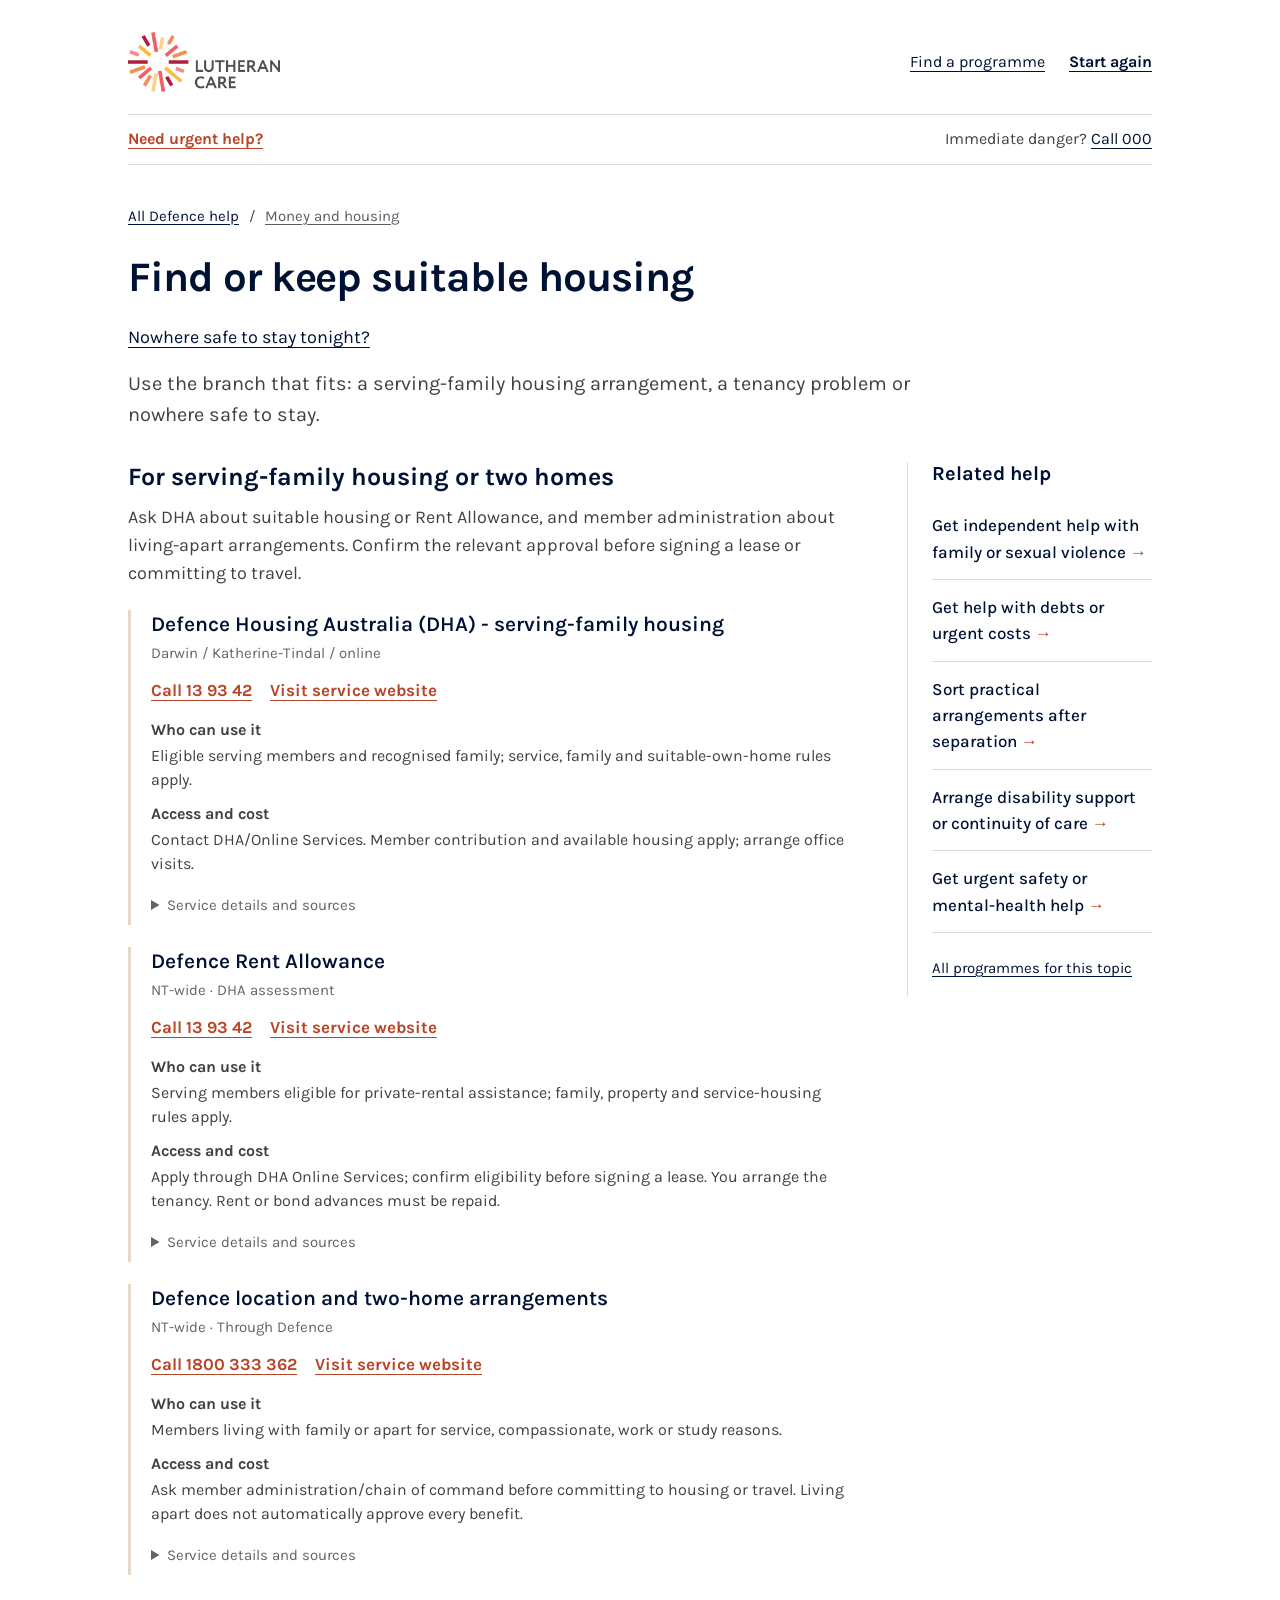
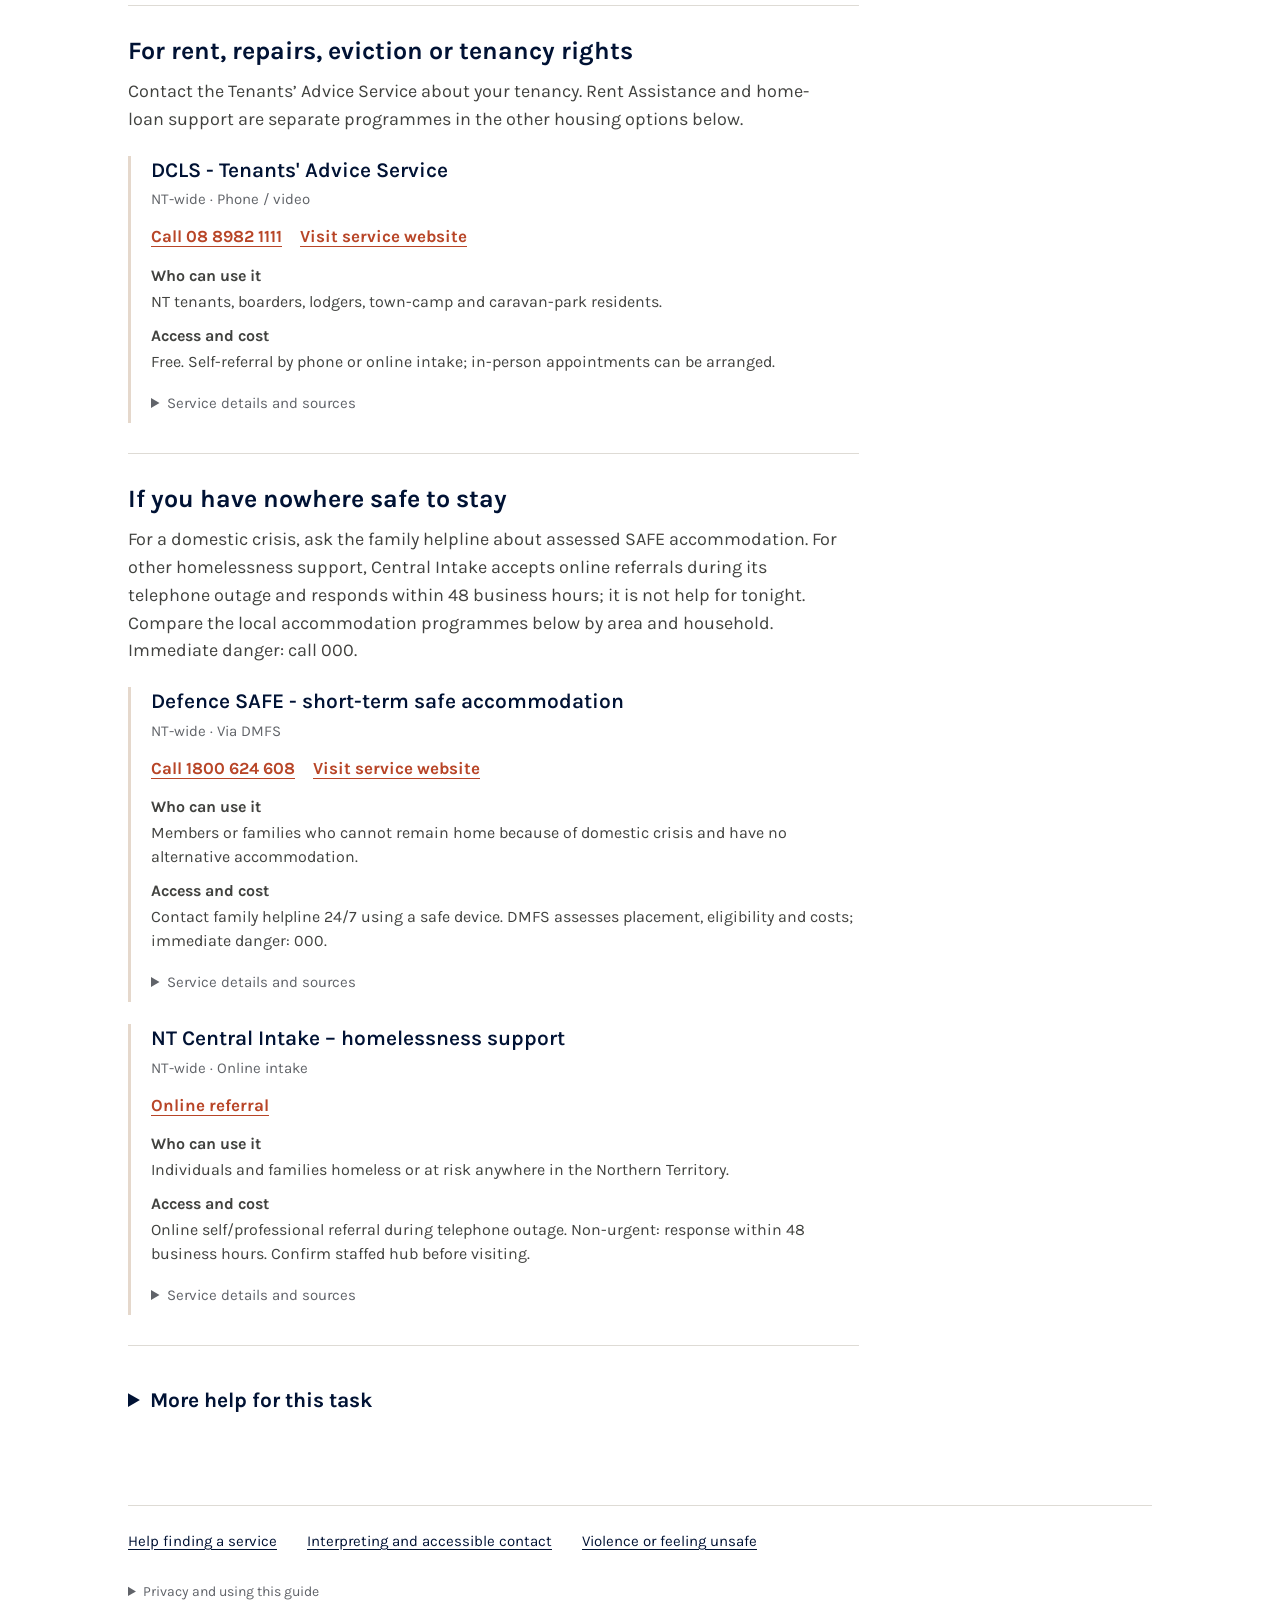
<file: defence/help/07.html>
<!doctype html>
<html lang="en"><head><meta charset="utf-8"><meta name="viewport" content="width=device-width, initial-scale=1"><meta name="color-scheme" content="light"><title>Find or keep suitable housing | Lutheran Care</title><link rel="icon" href="../assets/support-icon.svg" type="image/svg+xml"><link rel="stylesheet" href="../support.css?v=actions-1"><script type="module" src="../support.js?v=actions-1"></script></head>
<body><a class="skip-link" href="#main">Skip to content</a><div class="page-shell"><header class="site-header"><a href="../support.html#home" class="logo"><img src="../assets/lutheran-care-logo.png" width="152" height="60" alt="Lutheran Care"></a><nav aria-label="Support navigation"><a href="../lookup.html">Find a programme</a> <a href="../support.html#home" class="restart">Start again</a></nav></header><div class="urgent-bar"><a href="../help/40.html">Need urgent help?</a><span>Immediate danger? <a href="tel:000">Call 000</a></span></div><main id="main" tabindex="-1"><nav class="breadcrumbs" aria-label="Breadcrumb"><a href="../support.html">All Defence help</a><span aria-hidden="true">/</span><a href="../topics/money.html">Money and housing</a></nav><h1 tabindex="-1">Find or keep suitable housing</h1><p><a href="housing-tonight.html">Nowhere safe to stay tonight?</a></p><p class="lead">Use the branch that fits: a serving-family housing arrangement, a tenancy problem or nowhere safe to stay.</p><div class="action-layout"><div><section class="action-step"><h2>For serving-family housing or two homes</h2><p class="step-context">Ask DHA about suitable housing or Rent Allowance, and member administration about living-apart arrangements. Confirm the relevant approval before signing a lease or committing to travel.</p><section class="service" id="defence-issue-07-row-013" aria-labelledby="name-defence-issue-07-row-013"><h3 id="name-defence-issue-07-row-013">Defence Housing Australia (DHA) - serving-family housing</h3><p class="service-place">Darwin / Katherine-Tindal / online</p><div class="contact-actions"><a href="tel:139342" class="contact-link">Call 13 93 42</a><a href="https://www.dha.gov.au/contact-us-at-dha" class="contact-link">Visit service website</a></div><dl class="access-rules"><dt>Who can use it</dt><dd>Eligible serving members and recognised family; service, family and suitable-own-home rules apply.</dd><dt>Access and cost</dt><dd>Contact DHA/Online Services. Member contribution and available housing apply; arrange office visits.</dd></dl><details class="source-details"><summary>Service details and sources</summary><p>Service residences, housing administration, special-needs enquiries and DHA-home maintenance.</p><p class="preserve-lines">139 342
Emergency maintenance 24/7</p><p class="checked">Checked 5 October 2026</p><ul class="source-links"><li><a href="https://www.dha.gov.au/contact-us-at-dha">Official service information</a></li><li><a href="https://pay-conditions.defence.gov.au/housing/housing-options/service-residences">Supporting source 2</a></li><li><a href="https://www.dha.gov.au/aukus-emergency-and-routine-maintenance">Supporting source 3</a></li></ul></details></section><section class="service" id="defence-issue-07-row-010" aria-labelledby="name-defence-issue-07-row-010"><h3 id="name-defence-issue-07-row-010">Defence Rent Allowance</h3><p class="service-place">NT-wide · DHA assessment</p><div class="contact-actions"><a href="tel:139342" class="contact-link">Call 13 93 42</a><a href="https://pay-conditions.defence.gov.au/housing/housing-assistance/rent-allowance" class="contact-link">Visit service website</a></div><dl class="access-rules"><dt>Who can use it</dt><dd>Serving members eligible for private-rental assistance; family, property and service-housing rules apply.</dd><dt>Access and cost</dt><dd>Apply through DHA Online Services; confirm eligibility before signing a lease. You arrange the tenancy. Rent or bond advances must be repaid.</dd></dl><details class="source-details"><summary>Service details and sources</summary><p>A contribution towards eligible private rent, subject to rent ceilings and member contributions.</p><p class="preserve-lines">139 342
DHA housing enquiries</p><p class="checked">Checked 5 October 2026</p><ul class="source-links"><li><a href="https://pay-conditions.defence.gov.au/housing/housing-assistance/rent-allowance">Official service information</a></li><li><a href="https://pay-conditions.defence.gov.au/housing/housing-assistance/rent-allowance/how-get-rent-allowance">Supporting source 2</a></li><li><a href="https://www.dha.gov.au/contact-us-at-dha">Supporting source 3</a></li></ul></details></section><section class="service" id="defence-issue-07-row-008" aria-labelledby="name-defence-issue-07-row-008"><h3 id="name-defence-issue-07-row-008">Defence location and two-home arrangements</h3><p class="service-place">NT-wide · Through Defence</p><div class="contact-actions"><a href="tel:1800333362" class="contact-link">Call 1800 333 362</a><a href="https://pay-conditions.defence.gov.au/location-framework" class="contact-link">Visit service website</a></div><dl class="access-rules"><dt>Who can use it</dt><dd>Members living with family or apart for service, compassionate, work or study reasons.</dd><dt>Access and cost</dt><dd>Ask member administration/chain of command before committing to housing or travel. Living apart does not automatically approve every benefit.</dd></dl><details class="source-details"><summary>Service details and sources</summary><p>Information about accompanied/unaccompanied resident family, service location, housing and family-benefit locations.</p><p class="preserve-lines">1800 333 362</p><p class="checked">Checked 5 October 2026</p><ul class="source-links"><li><a href="https://pay-conditions.defence.gov.au/location-framework">Official service information</a></li></ul></details></section></section><section class="action-step"><h2>For rent, repairs, eviction or tenancy rights</h2><p class="step-context">Contact the Tenants’ Advice Service about your tenancy. Rent Assistance and home-loan support are separate programmes in the other housing options below.</p><section class="service" id="defence-issue-07-row-001" aria-labelledby="name-defence-issue-07-row-001"><h3 id="name-defence-issue-07-row-001">DCLS - Tenants&#39; Advice Service</h3><p class="service-place">NT-wide · Phone / video</p><div class="contact-actions"><a href="tel:0889821111" class="contact-link">Call 08 8982 1111</a><a href="https://www.dcls.org.au/tenants-advice" class="contact-link">Visit service website</a></div><dl class="access-rules"><dt>Who can use it</dt><dd>NT tenants, boarders, lodgers, town-camp and caravan-park residents.</dd><dt>Access and cost</dt><dd>Free. Self-referral by phone or online intake; in-person appointments can be arranged.</dd></dl><details class="source-details"><summary>Service details and sources</summary><p>Advice about leases, bonds, repairs, eviction and some tribunal matters.</p><p class="preserve-lines">08 8982 1111</p><p class="checked">Checked 5 October 2026</p><ul class="source-links"><li><a href="https://www.dcls.org.au/tenants-advice">Official service information</a></li></ul></details></section></section><section class="action-step"><h2>If you have nowhere safe to stay</h2><p class="step-context">For a domestic crisis, ask the family helpline about assessed SAFE accommodation. For other homelessness support, Central Intake accepts online referrals during its telephone outage and responds within 48 business hours; it is not help for tonight. Compare the local accommodation programmes below by area and household. Immediate danger: call 000.</p><section class="service" id="defence-issue-07-row-005" aria-labelledby="name-defence-issue-07-row-005"><h3 id="name-defence-issue-07-row-005">Defence SAFE - short-term safe accommodation</h3><p class="service-place">NT-wide · Via DMFS</p><div class="contact-actions"><a href="tel:1800624608" class="contact-link">Call 1800 624 608</a><a href="https://www.defence.gov.au/adf-members-families/crisis-support/emergency-support-schemes/special-accommodation-emergencies-scheme" class="contact-link">Visit service website</a></div><dl class="access-rules"><dt>Who can use it</dt><dd>Members or families who cannot remain home because of domestic crisis and have no alternative accommodation.</dd><dt>Access and cost</dt><dd>Contact family helpline 24/7 using a safe device. DMFS assesses placement, eligibility and costs; immediate danger: 000.</dd></dl><details class="source-details"><summary>Service details and sources</summary><p>Assessed temporary accommodation allowance through SAFE; family helpline can help with safety planning.</p><p class="preserve-lines">1800 624 608</p><p class="checked">Checked 5 October 2026</p><ul class="source-links"><li><a href="https://www.defence.gov.au/adf-members-families/crisis-support/emergency-support-schemes/special-accommodation-emergencies-scheme">Official service information</a></li><li><a href="https://www.defence.gov.au/adf-members-families/crisis-support/family-domestic-violence-support">Supporting source 2</a></li></ul></details></section><section class="service" id="defence-issue-07-row-002" aria-labelledby="name-defence-issue-07-row-002"><h3 id="name-defence-issue-07-row-002">NT Central Intake – homelessness support</h3><p class="service-place">NT-wide · Online intake</p><div class="contact-actions"><a href="https://www.lutherancare.org.au/nt-cis-enquiries/" class="contact-link">Online referral</a></div><dl class="access-rules"><dt>Who can use it</dt><dd>Individuals and families homeless or at risk anywhere in the Northern Territory.</dd><dt>Access and cost</dt><dd>Online self/professional referral during telephone outage. Non-urgent: response within 48 business hours. Confirm staffed hub before visiting.</dd></dl><details class="source-details"><summary>Service details and sources</summary><p>Free assessment and referrals for homelessness, housing, health and practical support.</p><p class="preserve-lines">Online referral form</p><p class="checked">Checked 5 October 2026</p><ul class="source-links"><li><a href="https://www.lutherancare.org.au/nt-cis-enquiries/">Official service information</a></li><li><a href="https://www.lutherancare.org.au/nt-homelessness/">Supporting source 2</a></li><li><a href="https://families.nt.gov.au/homelessness/darwin-homelessness-services">Supporting source 3</a></li><li><a href="https://www.lutherancare.org.au/nt-financial-wellbeing/">Supporting source 4</a></li></ul></details></section></section><details class="more-help" id="more-help"><summary>More help for this task</summary><div class="more-body"><details class="programme" id="defence-issue-07-row-003"><summary><span>ADF Financial Services Consumer Centre - financial education</span><small>NT-wide · Online</small></summary><div class="programme-body"><p class="service-place">NT-wide · Online</p><div class="contact-actions"><a href="https://adfconsumer.gov.au/helpful-links/" class="contact-link">Visit service website</a></div><dl class="access-rules"><dt>Who can use it</dt><dd>ADF members and families, including through transition.</dd><dt>Access and cost</dt><dd>Free online resources. External personal financial advisers may charge fees.</dd></dl><details class="source-details"><summary>Service details and sources</summary><p>Defence financial education, budgeting tools and help finding financial advice or counselling.</p><p class="preserve-lines">Online enquiry</p><p class="checked">Checked 5 October 2026</p><ul class="source-links"><li><a href="https://adfconsumer.gov.au/helpful-links/">Official service information</a></li><li><a href="https://adfconsumer.gov.au/financial-education-videos/">Supporting source 2</a></li></ul></details></div></details><details class="programme" id="defence-issue-07-row-004"><summary><span>Defence Home Ownership Assistance Scheme (DHOAS)</span><small>NT-wide · Phone / online</small></summary><div class="programme-body"><p class="service-place">NT-wide · Phone / online</p><div class="contact-actions"><a href="tel:1300434627" class="contact-link">Call 1300 434 627</a><a href="mailto:dhoas@dva.gov.au" class="contact-link">Email</a><a href="https://www.dhoas.gov.au/step-1.-learn-about-dhoas.html" class="contact-link">Visit service website</a></div><dl class="access-rules"><dt>Who can use it</dt><dd>Eligible current/former members with qualifying service/credit; medical-separation and surviving-partner rules may apply.</dd><dt>Access and cost</dt><dd>Obtain DVA subsidy certificate first. Lender/occupancy conditions apply; repayments and loan fees remain.</dd></dl><details class="source-details"><summary>Service details and sources</summary><p>Interest subsidy on an eligible home loan.</p><p class="preserve-lines">1300 434 627
dhoas@dva.gov.au</p><p class="checked">Checked 5 October 2026</p><ul class="source-links"><li><a href="https://www.dhoas.gov.au/step-1.-learn-about-dhoas.html">Official service information</a></li><li><a href="https://www.dhoas.gov.au/qualifying-period.html">Supporting source 2</a></li><li><a href="https://www.dhoas.gov.au/separation-medicaldeath-surviving-partners.html">Supporting source 3</a></li></ul></details></div></details><details class="programme" id="defence-issue-07-row-006"><summary><span>Defence support for families with special needs</span><small>NT-wide · Via DMFS</small></summary><div class="programme-body"><p class="service-place">NT-wide · Via DMFS</p><div class="contact-actions"><a href="tel:1800624608" class="contact-link">Call 1800 624 608</a><a href="mailto:specialneeds.families@defence.gov.au" class="contact-link">Email</a><a href="https://www.defence.gov.au/adf-members-families/family-programs-local-services/support-families/families-special-needs" class="contact-link">Visit service website</a></div><dl class="access-rules"><dt>Who can use it</dt><dd>Permanent/continuous-full-time Reserve families with formally recognised special needs.</dd><dt>Access and cost</dt><dd>Contact DMFS for formal special-needs recognition and benefit assessment. Benefit limits apply; confirm other funding before claiming.</dd></dl><details class="source-details"><summary>Service details and sources</summary><p>Posting-related treatment/education continuity, housing, equipment, travel and practical moving help.</p><p class="preserve-lines">1800 624 608
specialneeds.families@defence.gov.au</p><p class="checked">Checked 5 October 2026</p><ul class="source-links"><li><a href="https://www.defence.gov.au/adf-members-families/family-programs-local-services/support-families/families-special-needs">Official service information</a></li><li><a href="https://pay-conditions.defence.gov.au/pacman/chapter-1/part-3/div-1">Supporting source 2</a></li></ul></details></div></details><details class="programme" id="defence-issue-07-row-007"><summary><span>Defence family recognition and benefits</span><small>NT-wide · Member administration</small></summary><div class="programme-body"><p class="service-place">NT-wide · Member administration</p><div class="contact-actions"><a href="tel:1800333362" class="contact-link">Call 1800 333 362</a><a href="https://pay-conditions.defence.gov.au/family/family-categorisations" class="contact-link">Visit service website</a></div><dl class="access-rules"><dt>Who can use it</dt><dd>Serving members and family, including blended, separated, non-resident and extended-family situations; recognition is assessed.</dd><dt>Access and cost</dt><dd>Use current forms through member administration; ask about the actual relationship and care arrangements. Each benefit has separate rules.</dd></dl><details class="source-details"><summary>Service details and sources</summary><p>Clarify recognised family categories, benefit eligibility and changes after separation, shared care or family changes.</p><p class="preserve-lines">1800 333 362</p><p class="checked">Checked 5 October 2026</p><ul class="source-links"><li><a href="https://pay-conditions.defence.gov.au/family/family-categorisations">Official service information</a></li></ul></details></div></details><details class="programme" id="defence-issue-07-row-009"><summary><span>Emergency services</span><small>NT-wide</small></summary><div class="programme-body"><p class="service-place">NT-wide</p><div class="contact-actions"><a href="tel:000" class="contact-link">Call 000</a><a href="https://www.infrastructure.gov.au/media-communications/phone/triple-zero" class="contact-link">Visit service website</a></div><dl class="access-rules"><dt>Who can use it</dt><dd>Anyone in immediate danger or with life-threatening illness or injury.</dd><dt>Access and cost</dt><dd>Call 000 immediately. Calls are free; give the exact location and immediate concern.</dd></dl><details class="source-details"><summary>Service details and sources</summary><p>Urgent ambulance, police or fire response.</p><p class="preserve-lines">000
24 hours, every day</p><p class="checked">Checked 5 October 2026</p><ul class="source-links"><li><a href="https://www.infrastructure.gov.au/media-communications/phone/triple-zero">Official service information</a></li></ul></details></div></details><details class="programme" id="defence-issue-07-row-011"><summary><span>Services Australia - Rent Assistance</span><small>NT-wide · Centrelink</small></summary><div class="programme-body"><p class="service-place">NT-wide · Centrelink</p><div class="contact-actions"><a href="https://www.servicesaustralia.gov.au/rent-assistance" class="contact-link">Visit service website</a></div><dl class="access-rules"><dt>Who can use it</dt><dd>People receiving an eligible Centrelink payment or Family Tax Benefit Part A above the base rate; rent and accommodation rules apply.</dd><dt>Access and cost</dt><dd>No separate claim: assessed with an eligible payment or rent/address update. Provide a lease or Rent Certificate if requested. Amount depends on circumstances.</dd></dl><details class="source-details"><summary>Service details and sources</summary><p>A regular supplement towards eligible rent above the minimum threshold.</p><p class="preserve-lines">myGov linked to Centrelink
Or your usual payment line</p><p class="checked">Checked 5 October 2026</p><ul class="source-links"><li><a href="https://www.servicesaustralia.gov.au/rent-assistance">Official service information</a></li><li><a href="https://www.servicesaustralia.gov.au/phone-us">Supporting source 2</a></li></ul></details></div></details><details class="programme" id="defence-issue-07-row-012"><summary><span>DVA - Rent Assistance</span><small>NT-wide · DVA</small></summary><div class="programme-body"><p class="service-place">NT-wide · DVA</p><div class="contact-actions"><a href="tel:1800838372" class="contact-link">Call 1800 838 372</a><a href="https://www.dva.gov.au/what-we-help-with/housing-and-home-life/rent-assistance" class="contact-link">Visit service website</a></div><dl class="access-rules"><dt>Who can use it</dt><dd>Eligible DVA means-tested payment recipients paying qualifying rent; private-rental and payment rules apply.</dd><dt>Access and cost</dt><dd>Update rent/address in MyService or call DVA; provide rent evidence. Generally not for public-housing rent. No backdating before rent notification.</dd></dl><details class="source-details"><summary>Service details and sources</summary><p>A regular rent supplement; DVA checks accommodation, rent and household circumstances.</p><p class="preserve-lines">1800 838 372
Ask for Rent Assistance</p><p class="checked">Checked 5 October 2026</p><ul class="source-links"><li><a href="https://www.dva.gov.au/what-we-help-with/housing-and-home-life/rent-assistance">Official service information</a></li></ul></details></div></details><details class="programme" id="defence-issue-07-row-014"><summary><span>Sunrise Centre – homelessness program</span><small>Berrimah / Greater Darwin</small></summary><div class="programme-body"><p class="service-place">Berrimah / Greater Darwin</p><div class="contact-actions"><a href="tel:0889971000" class="contact-link">Call 08 8997 1000</a><a href="mailto:sunrisecentre@salvationarmy.org.au" class="contact-link">Email</a><a href="https://www.salvationarmy.org.au/northernterritory/homelessness/berrimah/" class="contact-link">Visit service website</a></div><dl class="access-rules"><dt>Who can use it</dt><dd>Single adults aged 18+; homelessness program, separate from alcohol/drug rehabilitation.</dd><dt>Access and cost</dt><dd>Self-refer: call, complete referral form and email centre. Assessment, vacancy and entry-dependent fees apply.</dd></dl><details class="source-details"><summary>Service details and sources</summary><p>Accommodation up to three months, intensive case management and longer-term housing/income support.</p><p class="preserve-lines">08 8997 1000
sunrisecentre@salvationarmy.org.au
24 Beaton Road, Berrimah</p><p class="checked">Checked 5 October 2026</p><ul class="source-links"><li><a href="https://www.salvationarmy.org.au/northernterritory/homelessness/berrimah/">Official service information</a></li><li><a href="https://www.salvationarmy.org.au/scribe/sites/auesalvos/files/locations/northern-territory/Referral_Form_2025.pdf">Supporting source 2</a></li></ul></details></div></details><details class="programme" id="defence-issue-07-row-015"><summary><span>Vinnies Bakhita Centre</span><small>Darwin</small></summary><div class="programme-body"><p class="service-place">Darwin</p><div class="contact-actions"><a href="tel:131812" class="contact-link">Call 13 18 12</a><a href="https://www.vinnies.org.au/nt/find-help/housing-services/darwin-housing-services" class="contact-link">Visit service website</a></div><dl class="access-rules"><dt>Who can use it</dt><dd>Single adults over 18 who are homeless or at risk.</dd><dt>Access and cost</dt><dd>Self-referral or agency referral; call intake. Assessment and vacancy required. Rent payable; confirm current rent and bond.</dd></dl><details class="source-details"><summary>Service details and sources</summary><p>Hostel room and case management toward housing and personal goals.</p><p class="preserve-lines">13 18 12
Ask for housing intake</p><p class="checked">Checked 5 October 2026</p><ul class="source-links"><li><a href="https://www.vinnies.org.au/nt/find-help/housing-services/darwin-housing-services">Official service information</a></li><li><a href="https://www.vinnies.org.au/nt/find-help/">Supporting source 2</a></li></ul></details></div></details><details class="programme" id="defence-issue-07-row-016"><summary><span>Vinnies Park Lodge</span><small>Darwin</small></summary><div class="programme-body"><p class="service-place">Darwin</p><div class="contact-actions"><a href="tel:131812" class="contact-link">Call 13 18 12</a><a href="https://www.vinnies.org.au/nt/find-help/housing-services/darwin-housing-services" class="contact-link">Visit service website</a></div><dl class="access-rules"><dt>Who can use it</dt><dd>Single adults over 18 who are homeless or at risk.</dd><dt>Access and cost</dt><dd>Self-referral or agency referral; call intake. Assessment and vacancy required. Rent payable; confirm current rent and bond.</dd></dl><details class="source-details"><summary>Service details and sources</summary><p>Hostel room and case management toward housing and personal goals.</p><p class="preserve-lines">13 18 12
Ask for housing intake</p><p class="checked">Checked 5 October 2026</p><ul class="source-links"><li><a href="https://www.vinnies.org.au/nt/find-help/housing-services/darwin-housing-services">Official service information</a></li><li><a href="https://www.vinnies.org.au/nt/find-help/">Supporting source 2</a></li></ul></details></div></details><details class="programme" id="defence-issue-07-row-017"><summary><span>Vinnies Ted Collins units</span><small>Coconut Grove</small></summary><div class="programme-body"><p class="service-place">Coconut Grove</p><div class="contact-actions"><a href="tel:131812" class="contact-link">Call 13 18 12</a><a href="https://www.vinnies.org.au/nt/find-help/housing-services/darwin-housing-services" class="contact-link">Visit service website</a></div><dl class="access-rules"><dt>Who can use it</dt><dd>Adult singles, couples or families who are homeless/at risk; maximum two people per room.</dd><dt>Access and cost</dt><dd>Self-referral or agency referral; call intake. Assessment and vacancy required. Rent payable; confirm current rent and bond.</dd></dl><details class="source-details"><summary>Service details and sources</summary><p>Unfurnished two-bedroom units; information and referrals, without active case management.</p><p class="preserve-lines">13 18 12
Ask for housing intake</p><p class="checked">Checked 5 October 2026</p><ul class="source-links"><li><a href="https://www.vinnies.org.au/nt/find-help/housing-services/darwin-housing-services">Official service information</a></li><li><a href="https://www.vinnies.org.au/nt/find-help/">Supporting source 2</a></li></ul></details></div></details><details class="programme" id="defence-issue-07-row-018"><summary><span>Red Shield House 49</span><small>Darwin</small></summary><div class="programme-body"><p class="service-place">Darwin</p><div class="contact-actions"><a href="tel:0889815994" class="contact-link">Call 08 8981 5994</a><a href="https://www.salvationarmy.org.au/northernterritory/homelessness/darwin/" class="contact-link">Visit service website</a></div><dl class="access-rules"><dt>Who can use it</dt><dd>Single people/couples aged 25+ without children; separate assessment/outreach criteria apply.</dd><dt>Access and cost</dt><dd>Self-enquire by phone/in person; assessment/vacancy required. Accommodation charges unpublished; dryers extra. Reception weekdays 8 am–4 pm.</dd></dl><details class="source-details"><summary>Service details and sources</summary><p>Hostel accommodation up to 12 months, case management and Street to Home outreach.</p><p class="preserve-lines">08 8981 5994; 49 Mitchell Street, Darwin</p><p class="checked">Checked 5 October 2026</p><ul class="source-links"><li><a href="https://www.salvationarmy.org.au/northernterritory/homelessness/darwin/">Official service information</a></li></ul></details></div></details><details class="programme" id="defence-issue-07-row-019"><summary><span>Vinnies Ormonde House</span><small>Katherine</small></summary><div class="programme-body"><p class="service-place">Katherine</p><div class="contact-actions"><a href="tel:131812" class="contact-link">Call 13 18 12</a><a href="https://www.vinnies.org.au/nt/find-help/housing-services/katherine-housing-services" class="contact-link">Visit service website</a></div><dl class="access-rules"><dt>Who can use it</dt><dd>Single men over 18 who are homeless or at risk.</dd><dt>Access and cost</dt><dd>Self-referral or agency referral; call intake. Assessment and vacancy required. Rent payable; confirm current rent and bond.</dd></dl><details class="source-details"><summary>Service details and sources</summary><p>Hostel room and case management toward housing and personal goals.</p><p class="preserve-lines">13 18 12
Ask for housing intake</p><p class="checked">Checked 5 October 2026</p><ul class="source-links"><li><a href="https://www.vinnies.org.au/nt/find-help/housing-services/katherine-housing-services">Official service information</a></li><li><a href="https://www.vinnies.org.au/nt/find-help/">Supporting source 2</a></li></ul></details></div></details><details class="programme" id="defence-issue-07-row-020"><summary><span>Vinnies Bernard Complex</span><small>Katherine</small></summary><div class="programme-body"><p class="service-place">Katherine</p><div class="contact-actions"><a href="tel:131812" class="contact-link">Call 13 18 12</a><a href="https://www.vinnies.org.au/nt/find-help/housing-services/katherine-housing-services" class="contact-link">Visit service website</a></div><dl class="access-rules"><dt>Who can use it</dt><dd>Adult singles, couples or families who are homeless/at risk; maximum two people per room.</dd><dt>Access and cost</dt><dd>Self-referral or agency referral; call intake. Assessment and vacancy required. Rent payable; confirm current rent and bond.</dd></dl><details class="source-details"><summary>Service details and sources</summary><p>Unfurnished two-bedroom units; information and referrals, without active case management.</p><p class="preserve-lines">13 18 12
Ask for housing intake</p><p class="checked">Checked 5 October 2026</p><ul class="source-links"><li><a href="https://www.vinnies.org.au/nt/find-help/housing-services/katherine-housing-services">Official service information</a></li><li><a href="https://www.vinnies.org.au/nt/find-help/">Supporting source 2</a></li></ul></details></div></details><details class="programme" id="defence-issue-07-row-021"><summary><span>Katherine Regional Accommodation Management Service</span><small>Katherine</small></summary><div class="programme-body"><p class="service-place">Katherine</p><div class="contact-actions"><a href="tel:0889651000" class="contact-link">Call 08 8965 1000</a><a href="mailto:HousingSupports.Katherine@missionaustralia.com.au" class="contact-link">Email</a><a href="https://www.missionaustralia.com.au/find-support/housing-and-homelessness/homelessness-services/katherine-regional-accomodation-management-service" class="contact-link">Visit service website</a></div><dl class="access-rules"><dt>Who can use it</dt><dd>Single adults aged 18+, any gender, homeless or at risk.</dd><dt>Access and cost</dt><dd>Phone/email or visit for assessment. Confirm charges and vacancies; not guaranteed same-night admission.</dd></dl><details class="source-details"><summary>Service details and sources</summary><p>Supported accommodation and case management toward longer-term housing and employment.</p><p class="preserve-lines">08 8965 1000
Level 1, 32 Katherine Terrace</p><p class="checked">Checked 5 October 2026</p><ul class="source-links"><li><a href="https://www.missionaustralia.com.au/find-support/housing-and-homelessness/homelessness-services/katherine-regional-accomodation-management-service">Official service information</a></li></ul></details></div></details><details class="programme" id="defence-issue-07-row-022"><summary><span>Katherine Women’s Crisis Centre</span><small>Katherine region</small></summary><div class="programme-body"><p class="service-place">Katherine region</p><div class="contact-actions"><a href="tel:0889721332" class="contact-link">Call 08 8972 1332</a><a href="https://kwcc.org.au/contact-us/" class="contact-link">Visit service website</a></div><dl class="access-rules"><dt>Who can use it</dt><dd>Women and children experiencing or at risk of domestic/family violence.</dd><dt>Access and cost</dt><dd>Contact directly when safe; placement/capacity assessed. Outreach requires previous accommodation use or Family Safety Framework referral. Ask about charges and hours.</dd></dl><details class="source-details"><summary>Service details and sources</summary><p>Crisis accommodation, safety support and outreach within the provider’s catchment.</p><p class="preserve-lines">08 8972 1332; confirm response hours</p><p class="checked">Checked 5 October 2026</p><ul class="source-links"><li><a href="https://kwcc.org.au/contact-us/">Official service information</a></li><li><a href="https://kwcc.org.au/about-us/">Supporting source 2</a></li><li><a href="https://kwcc.org.au/services/">Supporting source 3</a></li></ul></details></div></details><details class="programme" id="defence-issue-07-row-023"><summary><span>Tennant Creek Women’s Refuge</span><small>Tennant Creek / Barkly</small></summary><div class="programme-body"><p class="service-place">Tennant Creek / Barkly</p><div class="contact-actions"><a href="tel:0889621940" class="contact-link">Call 08 8962 1940</a><a href="tel:1800114904" class="contact-link">Call 1800 114 904</a><a href="https://tcwr.org.au/contact-us/" class="contact-link">Visit service website</a></div><dl class="access-rules"><dt>Who can use it</dt><dd>Women and children experiencing or at risk of domestic/family violence.</dd><dt>Access and cost</dt><dd>Contact directly when safe; discuss placement, travel, capacity and safe access. Ask about accommodation charges.</dd></dl><details class="source-details"><summary>Service details and sources</summary><p>Crisis accommodation, safety support and outreach within the provider’s catchment.</p><p class="preserve-lines">08 8962 1940
1800 114 904</p><p class="checked">Checked 5 October 2026</p><ul class="source-links"><li><a href="https://tcwr.org.au/contact-us/">Official service information</a></li><li><a href="https://tcwr.org.au/crisis-accommodation/">Supporting source 2</a></li></ul></details></div></details><details class="programme" id="defence-issue-07-row-024"><summary><span>Todd Street Men’s Program</span><small>Alice Springs</small></summary><div class="programme-body"><p class="service-place">Alice Springs</p><div class="contact-actions"><a href="tel:0889581400" class="contact-link">Call 08 8958 1400</a><a href="mailto:alicespringsprograms@salvationarmy.org.au" class="contact-link">Email</a><a href="https://www.salvationarmy.org.au/northernterritory/homelessness/alice-springs-for-men/" class="contact-link">Visit service website</a></div><dl class="access-rules"><dt>Who can use it</dt><dd>Men aged 18+ who are homeless or at risk; assessment/vacancy required.</dd><dt>Access and cost</dt><dd>Self-referral or referral for another person by phone/email. Confirm assessment, available place and unpublished accommodation charges.</dd></dl><details class="source-details"><summary>Service details and sources</summary><p>Accommodation, tenancy support, case management and health/income/legal/community connections.</p><p class="preserve-lines">08 8958 1400
alicespringsprograms@salvationarmy.org.au
Shops 8–9, 74 Todd Street</p><p class="checked">Checked 5 October 2026</p><ul class="source-links"><li><a href="https://www.salvationarmy.org.au/northernterritory/homelessness/alice-springs-for-men/">Official service information</a></li></ul></details></div></details><details class="programme" id="defence-issue-07-row-025"><summary><span>Women’s Safety Services of Central Australia (WoSSCA)</span><small>Alice Springs / Central Australia</small></summary><div class="programme-body"><p class="service-place">Alice Springs / Central Australia</p><div class="contact-actions"><a href="tel:0889526075" class="contact-link">Call 08 8952 6075</a><a href="https://www.wossca.org.au/" class="contact-link">Visit service website</a></div><dl class="access-rules"><dt>Who can use it</dt><dd>Women and children experiencing or at risk of domestic/family/sexual violence, including trans women and non-binary people.</dd><dt>Access and cost</dt><dd>Contact directly when safe; discuss placement, travel, capacity and safe access. Ask about accommodation charges.</dd></dl><details class="source-details"><summary>Service details and sources</summary><p>Crisis accommodation, safety support and outreach within the provider’s catchment.</p><p class="preserve-lines">08 8952 6075; 24 hours</p><p class="checked">Checked 5 October 2026</p><ul class="source-links"><li><a href="https://www.wossca.org.au/">Official service information</a></li><li><a href="https://www.wossca.org.au/crisis-accommodation-services">Supporting source 2</a></li></ul></details></div></details><details class="programme" id="defence-issue-07-row-026"><summary><span>Miyalk Domestic and Family Violence Shelter</span><small>Nhulunbuy / surrounding communities</small></summary><div class="programme-body"><p class="service-place">Nhulunbuy / surrounding communities</p><div class="contact-actions"><a href="tel:0889871166" class="contact-link">Call 08 8987 1166</a><a href="https://naafls.com.au/job/miyalk-shelter-crisis-accommodation-team-leader/" class="contact-link">Visit service website</a></div><dl class="access-rules"><dt>Who can use it</dt><dd>Women and children experiencing or at risk of domestic/family violence.</dd><dt>Access and cost</dt><dd>Contact directly when safe; discuss placement, travel, capacity and safe access. Ask about accommodation charges.</dd></dl><details class="source-details"><summary>Service details and sources</summary><p>Crisis accommodation, safety support and outreach within the provider’s catchment.</p><p class="preserve-lines">08 8987 1166
Shelter support 24/7</p><p class="checked">Checked 5 October 2026</p><ul class="source-links"><li><a href="https://naafls.com.au/job/miyalk-shelter-crisis-accommodation-team-leader/">Official service information</a></li><li><a href="https://nt.gov.au/law/crime/domestic-family-and-sexual-violence">Supporting source 2</a></li></ul></details></div></details></div></details></div><aside class="related"><h2>Related help</h2><ul class="task-list"><li><a href="../help/19.html">Get independent help with family or sexual violence</a></li><li><a href="../help/06.html">Get help with debts or urgent costs</a></li><li><a href="../help/18.html">Sort practical arrangements after separation</a></li><li><a href="../help/25.html">Arrange disability support or continuity of care</a></li><li><a href="../help/40.html">Get urgent safety or mental-health help</a></li></ul><p><a href="../lookup.html?topic=7">All programmes for this topic</a></p></aside></div></main><footer><div class="footer-links"><a href="../help/34.html">Help finding a service</a><a href="../help/30.html">Interpreting and accessible contact</a><a href="../help/19.html">Violence or feeling unsafe</a></div><details><summary>Privacy and using this guide</summary><p>This guide does not ask for or collect personal information. Search stays in your browser and clears when you leave the page. Contact the service directly; it can explain how it handles your information.</p></details></footer></div></body></html>
</file>
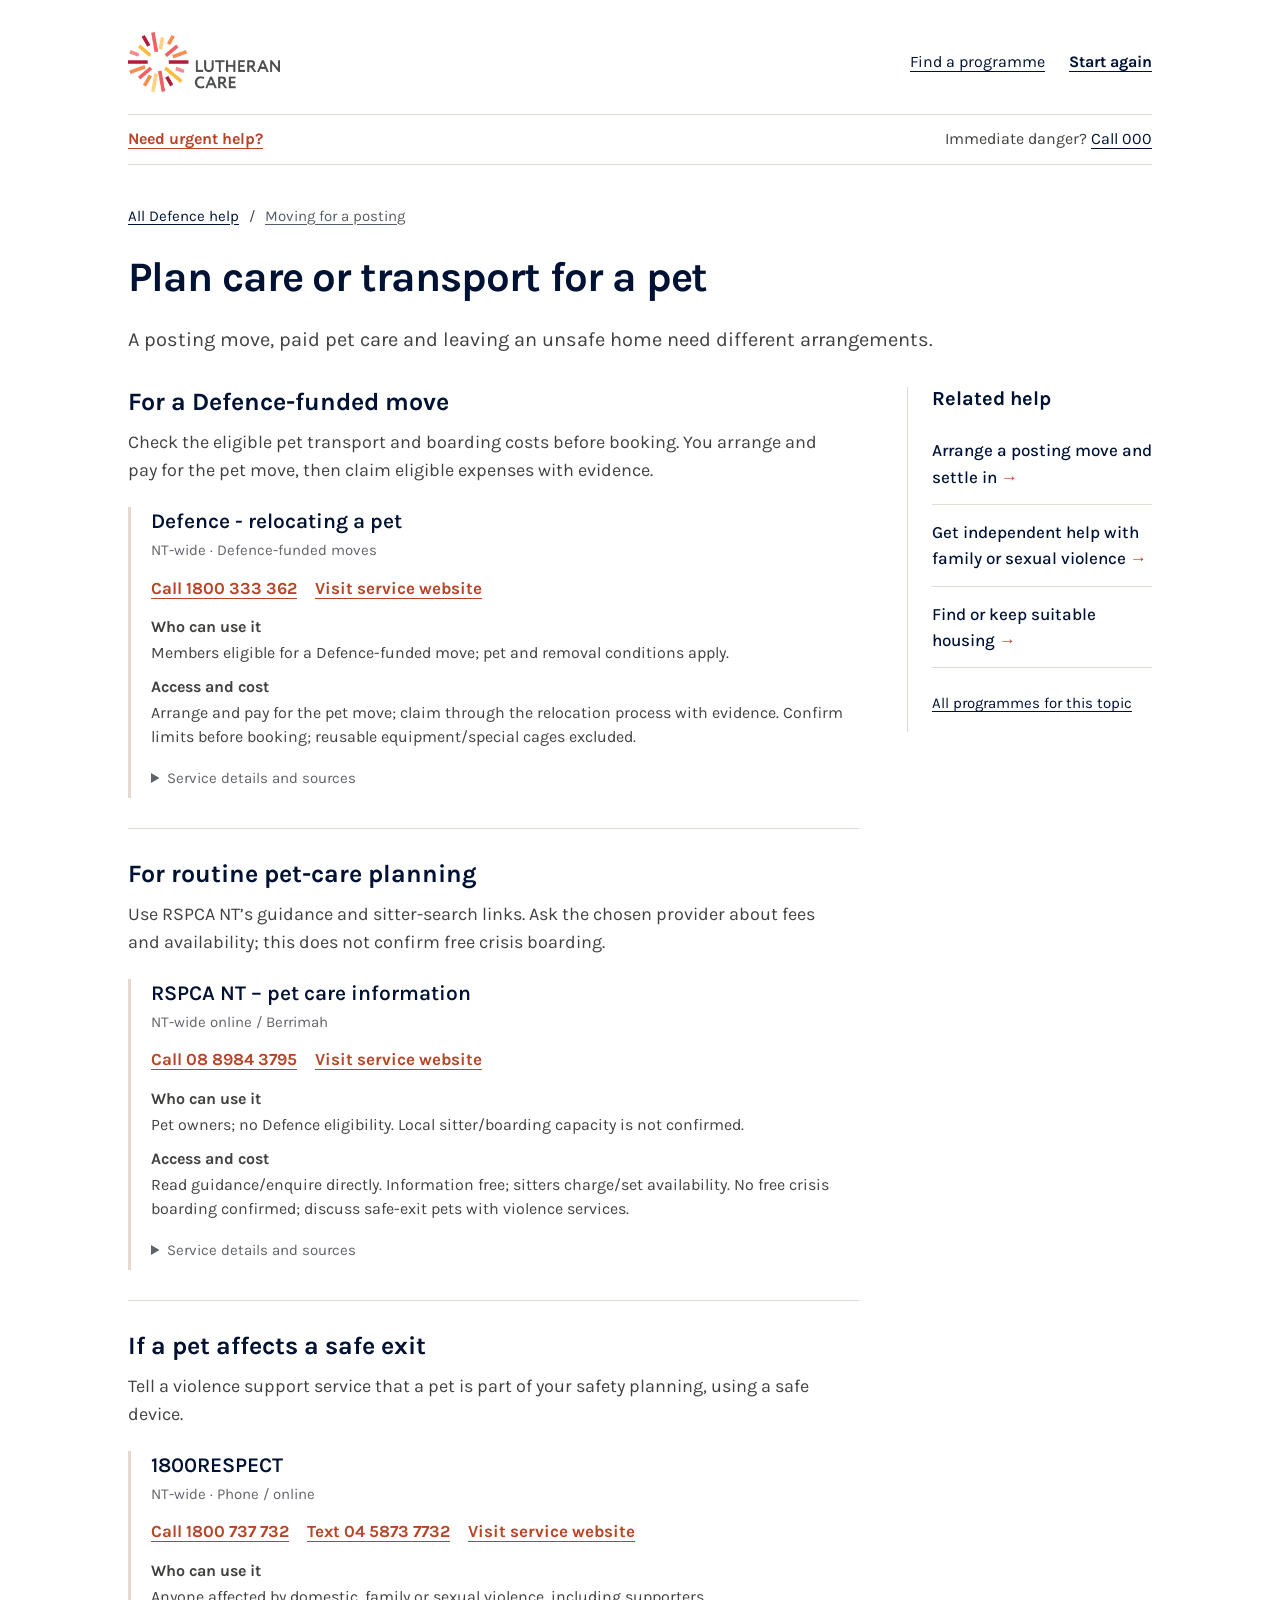
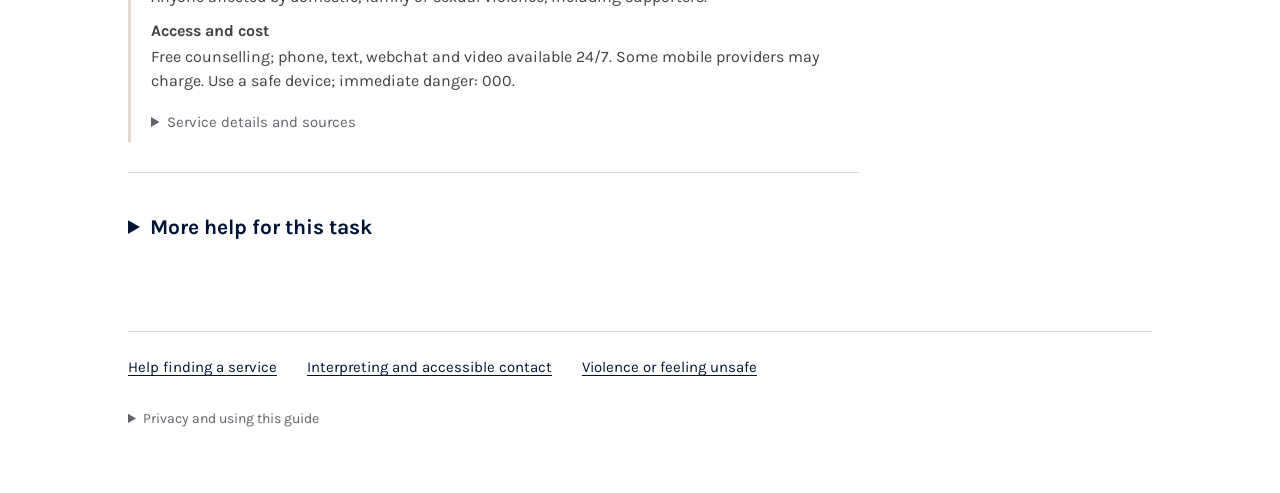
<file: defence/help/08.html>
<!doctype html>
<html lang="en"><head><meta charset="utf-8"><meta name="viewport" content="width=device-width, initial-scale=1"><meta name="color-scheme" content="light"><title>Plan care or transport for a pet | Lutheran Care</title><link rel="icon" href="../assets/support-icon.svg" type="image/svg+xml"><link rel="stylesheet" href="../support.css?v=actions-1"><script type="module" src="../support.js?v=actions-1"></script></head>
<body><a class="skip-link" href="#main">Skip to content</a><div class="page-shell"><header class="site-header"><a href="../support.html#home" class="logo"><img src="../assets/lutheran-care-logo.png" width="152" height="60" alt="Lutheran Care"></a><nav aria-label="Support navigation"><a href="../lookup.html">Find a programme</a> <a href="../support.html#home" class="restart">Start again</a></nav></header><div class="urgent-bar"><a href="../help/40.html">Need urgent help?</a><span>Immediate danger? <a href="tel:000">Call 000</a></span></div><main id="main" tabindex="-1"><nav class="breadcrumbs" aria-label="Breadcrumb"><a href="../support.html">All Defence help</a><span aria-hidden="true">/</span><a href="../topics/moving.html">Moving for a posting</a></nav><h1 tabindex="-1">Plan care or transport for a pet</h1><p class="lead">A posting move, paid pet care and leaving an unsafe home need different arrangements.</p><div class="action-layout"><div><section class="action-step"><h2>For a Defence-funded move</h2><p class="step-context">Check the eligible pet transport and boarding costs before booking. You arrange and pay for the pet move, then claim eligible expenses with evidence.</p><section class="service" id="defence-issue-08-row-005" aria-labelledby="name-defence-issue-08-row-005"><h3 id="name-defence-issue-08-row-005">Defence - relocating a pet</h3><p class="service-place">NT-wide · Defence-funded moves</p><div class="contact-actions"><a href="tel:1800333362" class="contact-link">Call 1800 333 362</a><a href="https://pay-conditions.defence.gov.au/housing/moving/removal-assistance-and-allowances/claim-costs-relocating-your-pet" class="contact-link">Visit service website</a></div><dl class="access-rules"><dt>Who can use it</dt><dd>Members eligible for a Defence-funded move; pet and removal conditions apply.</dd><dt>Access and cost</dt><dd>Arrange and pay for the pet move; claim through the relocation process with evidence. Confirm limits before booking; reusable equipment/special cages excluded.</dd></dl><details class="source-details"><summary>Service details and sources</summary><p>Reimbursement of eligible reasonable pet transport and boarding expenses during relocation.</p><p class="preserve-lines">1800 333 362
Defence pay and conditions</p><p class="checked">Checked 5 October 2026</p><ul class="source-links"><li><a href="https://pay-conditions.defence.gov.au/housing/moving/removal-assistance-and-allowances/claim-costs-relocating-your-pet">Official service information</a></li><li><a href="https://pay-conditions.defence.gov.au/housing/moving/removal-assistance-and-allowances">Supporting source 2</a></li></ul></details></section></section><section class="action-step"><h2>For routine pet-care planning</h2><p class="step-context">Use RSPCA NT’s guidance and sitter-search links. Ask the chosen provider about fees and availability; this does not confirm free crisis boarding.</p><section class="service" id="defence-issue-08-row-004" aria-labelledby="name-defence-issue-08-row-004"><h3 id="name-defence-issue-08-row-004">RSPCA NT – pet care information</h3><p class="service-place">NT-wide online / Berrimah</p><div class="contact-actions"><a href="tel:0889843795" class="contact-link">Call 08 8984 3795</a><a href="https://www.rspcant.org.au/pet-minding/" class="contact-link">Visit service website</a></div><dl class="access-rules"><dt>Who can use it</dt><dd>Pet owners; no Defence eligibility. Local sitter/boarding capacity is not confirmed.</dd><dt>Access and cost</dt><dd>Read guidance/enquire directly. Information free; sitters charge/set availability. No free crisis boarding confirmed; discuss safe-exit pets with violence services.</dd></dl><details class="source-details"><summary>Service details and sources</summary><p>Pet-care planning guidance and links to commercial sitter searches.</p><p class="preserve-lines">08 8984 3795</p><p class="checked">Checked 5 October 2026</p><ul class="source-links"><li><a href="https://www.rspcant.org.au/pet-minding/">Official service information</a></li><li><a href="https://www.rspcant.org.au/">Supporting source 2</a></li></ul></details></section></section><section class="action-step"><h2>If a pet affects a safe exit</h2><p class="step-context">Tell a violence support service that a pet is part of your safety planning, using a safe device.</p><section class="service" id="defence-issue-08-row-001" aria-labelledby="name-defence-issue-08-row-001"><h3 id="name-defence-issue-08-row-001">1800RESPECT</h3><p class="service-place">NT-wide · Phone / online</p><div class="contact-actions"><a href="tel:1800737732" class="contact-link">Call 1800 737 732</a><a href="sms:0458737732" class="contact-link">Text 04 5873 7732</a><a href="https://1800respect.org.au/calling-1800respect" class="contact-link">Visit service website</a></div><dl class="access-rules"><dt>Who can use it</dt><dd>Anyone affected by domestic, family or sexual violence, including supporters.</dd><dt>Access and cost</dt><dd>Free counselling; phone, text, webchat and video available 24/7. Some mobile providers may charge. Use a safe device; immediate danger: 000.</dd></dl><details class="source-details"><summary>Service details and sources</summary><p>Counselling, safety planning and links to local services.</p><p class="preserve-lines">1800 737 732
Text 0458 737 732</p><p class="checked">Checked 5 October 2026</p><ul class="source-links"><li><a href="https://1800respect.org.au/calling-1800respect">Official service information</a></li><li><a href="https://1800respect.org.au/">Supporting source 2</a></li></ul></details></section></section><details class="more-help" id="more-help"><summary>More help for this task</summary><div class="more-body"><details class="programme" id="defence-issue-08-row-002"><summary><span>Defence Member and Family Helpline</span><small>NT-wide · Phone / email</small></summary><div class="programme-body"><p class="service-place">NT-wide · Phone / email</p><div class="contact-actions"><a href="tel:1800624608" class="contact-link">Call 1800 624 608</a><a href="mailto:memberandfamilyhelpline@defence.gov.au" class="contact-link">Email</a><a href="https://www.defence.gov.au/adf-members-families/crisis-support/helplines/defence-member-family-helpline" class="contact-link">Visit service website</a></div><dl class="access-rules"><dt>Who can use it</dt><dd>ADF members, Reservists and families; funded benefits have separate rules.</dd><dt>Access and cost</dt><dd>Free advice; contact directly, 24/7. Email for non-urgent enquiries.</dd></dl><details class="source-details"><summary>Service details and sources</summary><p>Practical advice and referrals for posting, absence, children, family stress and transition.</p><p class="preserve-lines">1800 624 608
memberandfamilyhelpline@defence.gov.au</p><p class="checked">Checked 5 October 2026</p><ul class="source-links"><li><a href="https://www.defence.gov.au/adf-members-families/crisis-support/helplines/defence-member-family-helpline">Official service information</a></li><li><a href="https://www.defence.gov.au/adf-members-families/benefits-conditions-service/wellbeing-family/reserves">Supporting source 2</a></li></ul></details></div></details><details class="programme" id="defence-issue-08-row-003"><summary><span>Defence SAFE - short-term safe accommodation</span><small>NT-wide · Via DMFS</small></summary><div class="programme-body"><p class="service-place">NT-wide · Via DMFS</p><div class="contact-actions"><a href="tel:1800624608" class="contact-link">Call 1800 624 608</a><a href="https://www.defence.gov.au/adf-members-families/crisis-support/emergency-support-schemes/special-accommodation-emergencies-scheme" class="contact-link">Visit service website</a></div><dl class="access-rules"><dt>Who can use it</dt><dd>Members or families who cannot remain home because of domestic crisis and have no alternative accommodation.</dd><dt>Access and cost</dt><dd>Contact family helpline 24/7 using a safe device. DMFS assesses placement, eligibility and costs; immediate danger: 000.</dd></dl><details class="source-details"><summary>Service details and sources</summary><p>Assessed temporary accommodation allowance through SAFE; family helpline can help with safety planning.</p><p class="preserve-lines">1800 624 608</p><p class="checked">Checked 5 October 2026</p><ul class="source-links"><li><a href="https://www.defence.gov.au/adf-members-families/crisis-support/emergency-support-schemes/special-accommodation-emergencies-scheme">Official service information</a></li><li><a href="https://www.defence.gov.au/adf-members-families/crisis-support/family-domestic-violence-support">Supporting source 2</a></li></ul></details></div></details></div></details></div><aside class="related"><h2>Related help</h2><ul class="task-list"><li><a href="../help/01.html">Arrange a posting move and settle in</a></li><li><a href="../help/19.html">Get independent help with family or sexual violence</a></li><li><a href="../help/07.html">Find or keep suitable housing</a></li></ul><p><a href="../lookup.html?topic=8">All programmes for this topic</a></p></aside></div></main><footer><div class="footer-links"><a href="../help/34.html">Help finding a service</a><a href="../help/30.html">Interpreting and accessible contact</a><a href="../help/19.html">Violence or feeling unsafe</a></div><details><summary>Privacy and using this guide</summary><p>This guide does not ask for or collect personal information. Search stays in your browser and clears when you leave the page. Contact the service directly; it can explain how it handles your information.</p></details></footer></div></body></html>
</file>
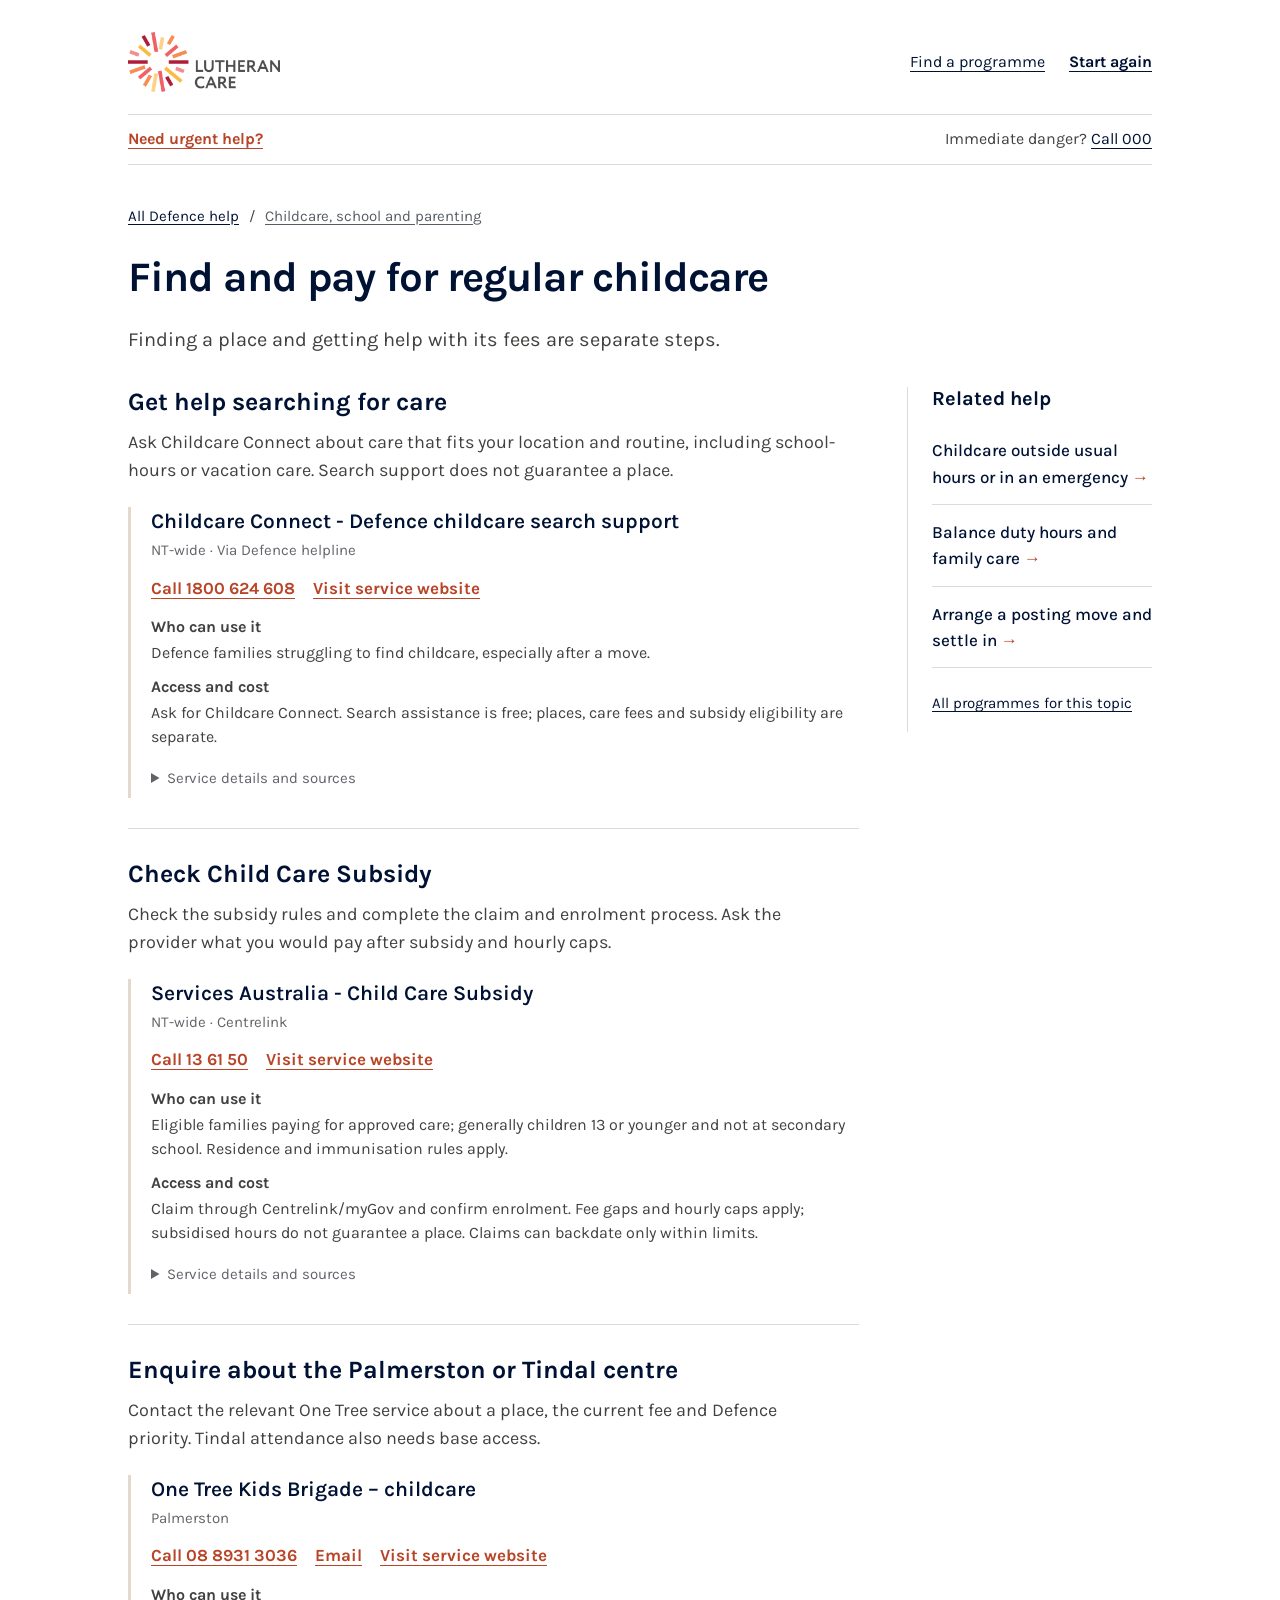
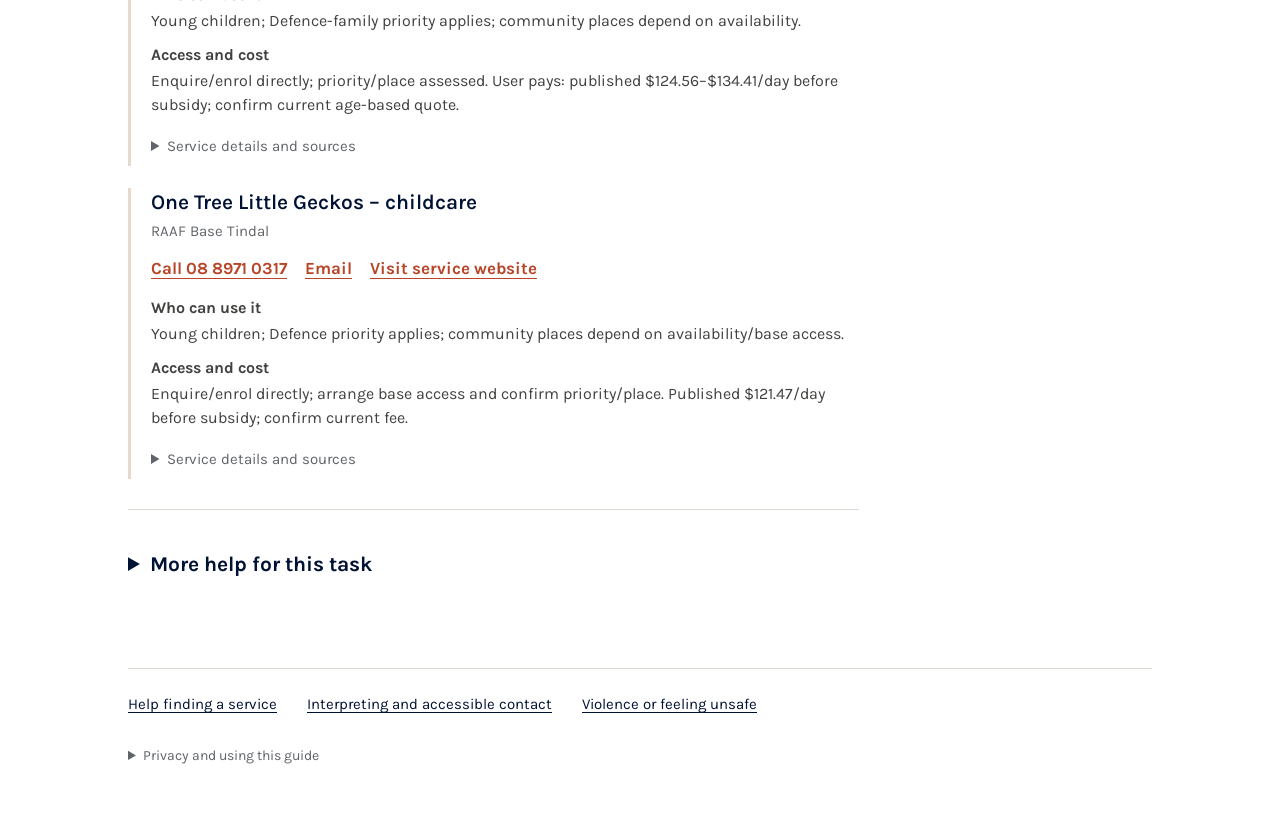
<file: defence/help/09.html>
<!doctype html>
<html lang="en"><head><meta charset="utf-8"><meta name="viewport" content="width=device-width, initial-scale=1"><meta name="color-scheme" content="light"><title>Find and pay for regular childcare | Lutheran Care</title><link rel="icon" href="../assets/support-icon.svg" type="image/svg+xml"><link rel="stylesheet" href="../support.css?v=actions-1"><script type="module" src="../support.js?v=actions-1"></script></head>
<body><a class="skip-link" href="#main">Skip to content</a><div class="page-shell"><header class="site-header"><a href="../support.html#home" class="logo"><img src="../assets/lutheran-care-logo.png" width="152" height="60" alt="Lutheran Care"></a><nav aria-label="Support navigation"><a href="../lookup.html">Find a programme</a> <a href="../support.html#home" class="restart">Start again</a></nav></header><div class="urgent-bar"><a href="../help/40.html">Need urgent help?</a><span>Immediate danger? <a href="tel:000">Call 000</a></span></div><main id="main" tabindex="-1"><nav class="breadcrumbs" aria-label="Breadcrumb"><a href="../support.html">All Defence help</a><span aria-hidden="true">/</span><a href="../topics/children.html">Childcare, school and parenting</a></nav><h1 tabindex="-1">Find and pay for regular childcare</h1><p class="lead">Finding a place and getting help with its fees are separate steps.</p><div class="action-layout"><div><section class="action-step"><h2>Get help searching for care</h2><p class="step-context">Ask Childcare Connect about care that fits your location and routine, including school-hours or vacation care. Search support does not guarantee a place.</p><section class="service" id="defence-issue-09-row-001" aria-labelledby="name-defence-issue-09-row-001"><h3 id="name-defence-issue-09-row-001">Childcare Connect - Defence childcare search support</h3><p class="service-place">NT-wide · Via Defence helpline</p><div class="contact-actions"><a href="tel:1800624608" class="contact-link">Call 1800 624 608</a><a href="https://www.defence.gov.au/adf-members-families/family-programs-local-services/support-children/childcare" class="contact-link">Visit service website</a></div><dl class="access-rules"><dt>Who can use it</dt><dd>Defence families struggling to find childcare, especially after a move.</dd><dt>Access and cost</dt><dd>Ask for Childcare Connect. Search assistance is free; places, care fees and subsidy eligibility are separate.</dd></dl><details class="source-details"><summary>Service details and sources</summary><p>Search support for long-day, family-day, in-home, school-hours and vacation care.</p><p class="preserve-lines">1800 624 608</p><p class="checked">Checked 5 October 2026</p><ul class="source-links"><li><a href="https://www.defence.gov.au/adf-members-families/family-programs-local-services/support-children/childcare">Official service information</a></li></ul></details></section></section><section class="action-step"><h2>Check Child Care Subsidy</h2><p class="step-context">Check the subsidy rules and complete the claim and enrolment process. Ask the provider what you would pay after subsidy and hourly caps.</p><section class="service" id="defence-issue-09-row-003" aria-labelledby="name-defence-issue-09-row-003"><h3 id="name-defence-issue-09-row-003">Services Australia - Child Care Subsidy</h3><p class="service-place">NT-wide · Centrelink</p><div class="contact-actions"><a href="tel:136150" class="contact-link">Call 13 61 50</a><a href="https://www.servicesaustralia.gov.au/child-care-subsidy" class="contact-link">Visit service website</a></div><dl class="access-rules"><dt>Who can use it</dt><dd>Eligible families paying for approved care; generally children 13 or younger and not at secondary school. Residence and immunisation rules apply.</dd><dt>Access and cost</dt><dd>Claim through Centrelink/myGov and confirm enrolment. Fee gaps and hourly caps apply; subsidised hours do not guarantee a place. Claims can backdate only within limits.</dd></dl><details class="source-details"><summary>Service details and sources</summary><p>Income-tested help with fees. Eligible families receive at least 72 subsidised hours per fortnight; some qualify for 100.</p><p class="preserve-lines">136 150
Families line, weekdays 8 am-8 pm</p><p class="checked">Checked 5 October 2026</p><ul class="source-links"><li><a href="https://www.servicesaustralia.gov.au/child-care-subsidy">Official service information</a></li><li><a href="https://www.servicesaustralia.gov.au/hours-subsidised-child-care-for-child-care-subsidy?context=41186">Supporting source 2</a></li><li><a href="https://www.servicesaustralia.gov.au/how-to-claim-child-care-subsidy?context=41186">Supporting source 3</a></li><li><a href="https://www.servicesaustralia.gov.au/phone-us">Supporting source 4</a></li></ul></details></section></section><section class="action-step"><h2>Enquire about the Palmerston or Tindal centre</h2><p class="step-context">Contact the relevant One Tree service about a place, the current fee and Defence priority. Tindal attendance also needs base access.</p><section class="service" id="defence-issue-09-row-004" aria-labelledby="name-defence-issue-09-row-004"><h3 id="name-defence-issue-09-row-004">One Tree Kids Brigade – childcare</h3><p class="service-place">Palmerston</p><div class="contact-actions"><a href="tel:0889313036" class="contact-link">Call 08 8931 3036</a><a href="mailto:Kidsbrigade.dcu@onetree.org.au" class="contact-link">Email</a><a href="https://dcu.onetree.org.au/our-services/northern-territory/" class="contact-link">Visit service website</a></div><dl class="access-rules"><dt>Who can use it</dt><dd>Young children; Defence-family priority applies; community places depend on availability.</dd><dt>Access and cost</dt><dd>Enquire/enrol directly; priority/place assessed. User pays: published $124.56–$134.41/day before subsidy; confirm current age-based quote.</dd></dl><details class="source-details"><summary>Service details and sources</summary><p>Long-day nursery, toddler and preschool care at the Palmerston centre.</p><p class="preserve-lines">08 8931 3036
Kidsbrigade.dcu@onetree.org.au
68 University Avenue, Palmerston</p><p class="checked">Checked 5 October 2026</p><ul class="source-links"><li><a href="https://dcu.onetree.org.au/our-services/northern-territory/">Official service information</a></li><li><a href="https://www.defence.gov.au/sites/default/files/2024-07/Childcare-priority-access-guidelines.pdf">Supporting source 2</a></li></ul></details></section><section class="service" id="defence-issue-09-row-005" aria-labelledby="name-defence-issue-09-row-005"><h3 id="name-defence-issue-09-row-005">One Tree Little Geckos – childcare</h3><p class="service-place">RAAF Base Tindal</p><div class="contact-actions"><a href="tel:0889710317" class="contact-link">Call 08 8971 0317</a><a href="mailto:Littlegeckos.dcu@onetree.org.au" class="contact-link">Email</a><a href="https://dcu.onetree.org.au/our-services/northern-territory/" class="contact-link">Visit service website</a></div><dl class="access-rules"><dt>Who can use it</dt><dd>Young children; Defence priority applies; community places depend on availability/base access.</dd><dt>Access and cost</dt><dd>Enquire/enrol directly; arrange base access and confirm priority/place. Published $121.47/day before subsidy; confirm current fee.</dd></dl><details class="source-details"><summary>Service details and sources</summary><p>Long-day nursery, toddler and preschool care at RAAF Base Tindal.</p><p class="preserve-lines">08 8971 0317
Littlegeckos.dcu@onetree.org.au
Eastern Parade, RAAF Base Tindal</p><p class="checked">Checked 5 October 2026</p><ul class="source-links"><li><a href="https://dcu.onetree.org.au/our-services/northern-territory/">Official service information</a></li><li><a href="https://www.defence.gov.au/sites/default/files/2024-07/Childcare-priority-access-guidelines.pdf">Supporting source 2</a></li></ul></details></section></section><details class="more-help" id="more-help"><summary>More help for this task</summary><div class="more-body"><details class="programme" id="defence-issue-09-row-002"><summary><span>Services Australia – payments and access</span><small>NT-wide</small></summary><div class="programme-body"><p class="service-place">NT-wide</p><div class="contact-actions"><a href="https://www.servicesaustralia.gov.au/payment-and-service-finder" class="contact-link">Visit service website</a></div><dl class="access-rules"><dt>Who can use it</dt><dd>Payment-specific eligibility applies; applicant/partner DVA payments may affect entitlement.</dd><dt>Access and cost</dt><dd>Use Payment and Service Finder; find centres/agents/access points for offline assistance. Finder results are not approval.</dd></dl><details class="source-details"><summary>Service details and sources</summary><p>Income, family, caring, disability and housing payment information and application help.</p><p class="preserve-lines">Use Payment and Service Finder and official Find Us directory</p><p class="checked">Checked 5 October 2026</p><ul class="source-links"><li><a href="https://www.servicesaustralia.gov.au/payment-and-service-finder">Official service information</a></li><li><a href="https://findus.servicesaustralia.gov.au/?msg=Centrelink">Supporting source 2</a></li><li><a href="https://www.servicesaustralia.gov.au/getting-department-veterans-affairs-dva-payment">Supporting source 3</a></li></ul></details></div></details></div></details></div><aside class="related"><h2>Related help</h2><ul class="task-list"><li><a href="../help/10.html">Childcare outside usual hours or in an emergency</a></li><li><a href="../help/03.html">Balance duty hours and family care</a></li><li><a href="../help/01.html">Arrange a posting move and settle in</a></li></ul><p><a href="../lookup.html?topic=9">All programmes for this topic</a></p></aside></div></main><footer><div class="footer-links"><a href="../help/34.html">Help finding a service</a><a href="../help/30.html">Interpreting and accessible contact</a><a href="../help/19.html">Violence or feeling unsafe</a></div><details><summary>Privacy and using this guide</summary><p>This guide does not ask for or collect personal information. Search stays in your browser and clears when you leave the page. Contact the service directly; it can explain how it handles your information.</p></details></footer></div></body></html>
</file>
<file: defence/support.css>
@font-face{font-family:Karla;src:url('assets/Karla-Variable.ttf') format('truetype');font-weight:200 800;font-display:swap}
:root{font-family:Karla,Arial,sans-serif;color:#41423f;background:#fff;font-synthesis:none;--navy:#001234;--orange:#b84527;--line:#dedbd5}
*{box-sizing:border-box}body{margin:0;font-size:18px;line-height:1.55}a{color:var(--navy);text-underline-offset:.22em}a:hover{text-decoration-thickness:2px}button,input,select{font:inherit}a:focus-visible,input:focus-visible,select:focus-visible,summary:focus-visible,[tabindex]:focus-visible{outline:3px solid #d3502d;outline-offset:4px}[hidden]{display:none!important}
.page-shell{max-width:1120px;padding:32px 48px;margin:auto}.site-header{display:flex;justify-content:space-between;align-items:center;gap:24px;padding-bottom:22px}.logo{display:block;line-height:0}.logo img{width:152px;height:auto}.site-header nav{display:flex;gap:24px;flex-wrap:wrap;font-size:16px}.restart{font-weight:700}.urgent-bar{display:flex;justify-content:space-between;gap:12px;border-top:1px solid var(--line);border-bottom:1px solid var(--line);padding:12px 0;font-size:16px}.urgent-bar>a{color:var(--orange);font-weight:700}main{padding:40px 0 50px}main:focus,h1:focus{outline:none}h1,h2,h3{color:var(--navy);line-height:1.2}h1{font-size:42px;font-weight:700;letter-spacing:-.025em;margin:0 0 22px;max-width:none;text-wrap:wrap}h2{font-size:25px;font-weight:700;margin:0 0 12px}h3{font-size:21px;font-weight:600;margin:0 0 5px}p{margin:0 0 16px}.lead{font-size:20px;max-width:70ch;margin-bottom:32px}.breadcrumbs{display:flex;flex-wrap:wrap;gap:10px;font-size:15px;margin-bottom:24px}.breadcrumbs a:last-child{color:#575d64}.skip-link{position:absolute;top:-100px;left:24px;background:#fff;padding:12px;z-index:5}.skip-link:focus{top:8px}
.home-entrances{list-style:none;padding:0;margin:0;display:grid;grid-template-columns:1fr 1fr;column-gap:54px}.home-entrances li{padding:22px 0;border-bottom:1px solid var(--line)}.home-entrances a{font-size:24px;font-weight:700;line-height:1.25;text-decoration:none;display:block}.home-entrances a::after{content:' →';color:var(--orange)}.home-entrances a:hover{text-decoration:underline}.home-entrances p{margin:8px 0 0;font-size:17px;color:#606369}.home-assistance{margin-top:30px}.task-list{list-style:none;padding:0;margin:0}.task-list li{border-bottom:1px solid var(--line)}.task-list a{display:block;padding:19px 0;font-size:22px;font-weight:600;text-decoration:none}.task-list a::after{content:' →';color:var(--orange)}.task-list a:hover{text-decoration:underline}.topic-more{margin-top:30px}.topic-more>summary{font-size:20px;font-weight:600;color:var(--navy)}summary{cursor:pointer}summary:hover{color:var(--orange)}details>summary{padding:8px 0}details[open]>summary{margin-bottom:12px}
.action-layout{display:grid;grid-template-columns:minmax(0,1fr) 245px;gap:48px}.action-step{padding-bottom:30px;margin-bottom:30px;border-bottom:1px solid var(--line)}.action-step h2{display:flex;gap:12px;align-items:flex-start}.step-number{display:inline-flex;flex-shrink:0;align-items:center;justify-content:center;background:#f6ede8;color:var(--orange);width:31px;height:31px;font-size:18px;line-height:1;border-radius:50%;margin-top:1px}.step-context{margin:0 0 20px;max-width:65ch}.service{border-left:3px solid #e5d8cc;padding:2px 0 0 20px;margin-top:22px}.service-place{font-size:15px;color:#616469;margin-bottom:12px}.contact-actions{display:flex;gap:10px 18px;flex-wrap:wrap;margin-bottom:14px}.contact-link{font-size:17px;font-weight:700;color:var(--orange)}.access-rules{margin:0;font-size:16px;line-height:1.5}.access-rules dt{font-weight:700;color:#41423f;margin-top:10px}.access-rules dd{margin:2px 0 0}.source-details{font-size:15px;margin-top:10px}.source-details summary{color:#606369}.source-details p{margin-top:10px}.source-links{padding-left:22px}.source-links li{margin-bottom:7px}.preserve-lines{white-space:pre-line;overflow-wrap:anywhere}.checked{font-size:14px;color:#606369}.related{border-left:1px solid var(--line);padding-left:24px;align-self:start}.related h2{font-size:20px;margin-top:0}.related .task-list a{font-size:17px;font-weight:500;padding:14px 0}.related>p{font-size:15px;margin-top:24px}.more-help{margin-bottom:30px}.more-help>summary{font-size:21px;font-weight:700;color:var(--navy)}.more-body{padding-top:8px}.programme{padding:12px 0;border-bottom:1px solid var(--line)}.programme>summary{color:var(--navy);font-weight:600;line-height:1.4}.programme summary span{font-size:18px}.programme summary small{display:block;margin:6px 0 0 20px;font-size:15px;font-weight:400;color:#616469}.programme-body{padding:8px 0 12px 20px}.lookup-search{display:grid;grid-template-columns:1fr;gap:10px;max-width:720px;margin:30px 0}.lookup-search label{font-weight:600}.lookup-search input,.lookup-search select{width:100%;border:1px solid #8c8c87;border-radius:2px;background:#fff;color:#41423f;padding:12px;margin-bottom:12px}.lookup-group{border-bottom:1px solid var(--line);padding:10px 0}.lookup-group>summary{font-size:22px;font-weight:600;color:var(--navy)}.lookup-group .task-list a{font-size:18px;font-weight:400}.lookup-result{border-bottom:1px solid var(--line);padding:24px 0}.lookup-result h2{font-size:22px}.lookup-result ul{padding-left:22px;font-size:17px}.lookup-result li{margin:8px 0}.sr-only{position:absolute;width:1px;height:1px;padding:0;margin:-1px;overflow:hidden;clip:rect(0,0,0,0);white-space:nowrap;border:0}footer{border-top:1px solid var(--line);padding:24px 0;font-size:15px;color:#606369}.footer-links{display:flex;gap:14px 30px;flex-wrap:wrap;margin-bottom:20px}footer details{max-width:720px}footer summary{font-size:14px}
@media(max-width:760px){.page-shell{padding:22px 24px}.site-header{align-items:flex-start}.site-header nav{gap:9px;font-size:14px;flex-direction:column;align-items:flex-end}.logo img{width:135px}.urgent-bar{font-size:14px;flex-wrap:wrap}main{padding:30px 0 36px}h1{font-size:34px}.home-entrances{grid-template-columns:1fr}.home-entrances li{padding:19px 0}.home-entrances a{font-size:23px}.home-entrances p{font-size:16px}.action-layout{grid-template-columns:1fr;gap:12px}.related{border-left:0;border-top:1px solid var(--line);padding:24px 0 0}.lead{font-size:19px}h2{font-size:24px}.service{padding-left:15px}h3{font-size:21px}.task-list a{font-size:21px}.access-rules{font-size:16px}.footer-links{flex-direction:column;gap:16px}}
@media(max-width:360px){.page-shell{padding:18px}h1{font-size:32px}.logo img{width:120px}.site-header nav{font-size:13px}.urgent-bar{font-size:13px}.contact-actions{gap:9px 14px}}
@media print{.site-header nav,.urgent-bar,.breadcrumbs,.related,footer,.topic-more{display:none}.page-shell{padding:0;max-width:none}.action-layout{display:block}.source-details{display:block}.action-step,.service{break-inside:avoid}a{color:#000}}

.housing-area{border-bottom:1px solid var(--line);padding:10px 0}.housing-area>summary{font-size:22px;font-weight:600;color:var(--navy)}
</file>
<file: homelessness/actions.css>
@font-face{font-family:Karla;src:url('assets/Karla-Variable.ttf') format('truetype');font-weight:200 800;font-display:swap}
:root{font-family:Karla,Arial,sans-serif;color:#41423f;background:white;--navy:#001234;--orange:#b84527;--line:#dedbd5;--soft:#f7f6f3}
*{box-sizing:border-box}body{margin:0;font-size:18px;line-height:1.55}a{color:var(--navy);text-underline-offset:.2em}button,input,select{font:inherit}button{cursor:pointer}a:focus-visible,button:focus-visible,input:focus-visible,select:focus-visible,summary:focus-visible{outline:3px solid var(--orange);outline-offset:4px}h1,h2,h3{color:var(--navy);line-height:1.2}h1{font-size:40px;letter-spacing:-.02em;margin:20px 0 28px;font-weight:700}h2{font-size:27px;margin:30px 0 14px}h3{font-size:22px;margin:0 0 8px}p{margin:0 0 14px;max-width:72ch}ul{padding-left:24px}.shell{max-width:1080px;margin:auto;padding:0 44px}.header{border-top:4px solid var(--orange);border-bottom:1px solid var(--line);display:flex;align-items:center;justify-content:space-between;padding:24px 0;gap:20px}.header img{display:block;width:150px;height:auto}.header nav{display:flex;gap:26px;font-size:16px}.urgent-bar{display:flex;justify-content:space-between;gap:20px;padding:16px 0;font-size:16px}.urgent-bar a{font-weight:600}main{min-height:420px;padding:4px 0 50px}.skip{position:absolute;left:10px;top:-80px;background:white;padding:12px;z-index:2}.skip:focus{top:10px}.breadcrumb{display:flex;justify-content:space-between;gap:20px;font-size:16px;margin:10px 0 28px}.breadcrumb p{margin:0}.reset{border:0;padding:0;background:transparent;color:var(--navy);text-decoration:underline;text-underline-offset:.2em;white-space:nowrap}.lead{font-size:20px;margin-bottom:26px;color:#4d514f}.entrances{list-style:none;padding:0;margin:0;display:grid;grid-template-columns:1fr 1fr;column-gap:46px}.entrances li{border-top:1px solid var(--line)}.entrances a{display:block;text-decoration:none;padding:20px 30px 20px 0;position:relative}.entrances a:after{content:'→';position:absolute;right:2px;top:21px;color:var(--orange)}.entrances strong{display:block;font-size:23px;font-weight:600;line-height:1.25}.entrances span{display:block;color:#636561;font-size:16px;margin-top:5px}.entrances a:hover strong{text-decoration:underline}.home-tools{display:flex;gap:30px;padding:24px 0;border-top:1px solid var(--line);margin-top:8px}.place-list,.topic-list{display:grid;grid-template-columns:1fr 1fr;gap:0 34px;list-style:none;padding:0}.place-list a,.topic-list a{display:block;padding:13px 0;border-bottom:1px solid var(--line);text-decoration:none}.place-list a:hover,.topic-list a:hover{text-decoration:underline}.places-current{margin:0 0 28px;border-bottom:1px solid var(--line);padding-bottom:16px}.places-current summary{cursor:pointer;color:var(--navy);font-size:17px}.places-current .place-list{margin:14px 0 0}.place-list [aria-current]{font-weight:700;color:var(--orange)}.jump-links{display:flex;flex-wrap:wrap;gap:10px 22px;margin:0 0 24px;font-size:17px}.step{margin-bottom:30px}.service{border-top:1px solid var(--line);padding:22px 0}.service .where{color:#696b68;font-size:15px;margin-bottom:6px}.service .who{color:#303731;margin-bottom:10px}.service .access{font-size:17px;margin-bottom:14px}.service .access strong{font-weight:600}.actions{display:flex;flex-wrap:wrap;gap:10px;margin:12px 0}.action{display:inline-block;border:1px solid var(--navy);border-radius:2px;padding:8px 12px;text-decoration:none;font-size:16px;line-height:1.3}.action:first-child{background:var(--navy);color:white}.action:hover{background:var(--soft);color:var(--navy)}.details-link{font-size:16px}.notice{padding:18px 20px;background:var(--soft);border-left:3px solid var(--orange);margin:16px 0 24px;font-size:17px}.notice p:last-child{margin:0}.source-details{margin-top:14px;font-size:16px}.source-details summary{cursor:pointer;color:var(--navy)}.source-details .published-contact{white-space:pre-line;margin-top:12px}.sources{display:flex;gap:12px;flex-wrap:wrap;font-size:15px}.checked{font-size:14px;color:#676a66;margin:10px 0 0}.section-choice{border-top:1px solid var(--line);margin-top:0;padding:18px 0}.section-choice>summary{font-size:23px;font-weight:600;color:var(--navy);cursor:pointer;line-height:1.3}.section-choice>summary .count{font-size:15px;color:#646762;font-weight:400;display:block;margin:6px 0 0 19px}.section-choice>p{margin-top:18px}.section-choice .service{padding-left:18px}.related{border-top:1px solid var(--line);margin-top:30px;padding-top:12px}.related ul{list-style:none;padding:0}.related li{margin-bottom:12px}.directory-form{display:grid;grid-template-columns:2fr 1fr;gap:16px;background:var(--soft);padding:18px;margin-bottom:22px}.directory-form label{display:block;font-size:16px}.directory-form input,.directory-form select{width:100%;padding:10px;background:white;border:1px solid #a7aaa4;border-radius:2px;margin-top:6px}.directory-form .clear{align-self:end;justify-self:start;border:0;background:transparent;text-decoration:underline;color:var(--navy);padding:0;font-size:16px}.directory-count{font-size:16px}.record-list{list-style:none;padding:0}.record-list li{border-top:1px solid var(--line);padding:17px 0}.record-list a{font-size:21px;font-weight:600}.record-list p{font-size:16px;margin:5px 0 0;color:#62655f}.facts{display:grid;grid-template-columns:140px 1fr;gap:12px 26px;margin:24px 0}.facts dt{font-weight:600;color:var(--navy)}.facts dd{margin:0;white-space:pre-line}.footer{border-top:1px solid var(--line);padding:24px 0 40px;font-size:15px}.footer-links{display:flex;flex-wrap:wrap;gap:20px}.footer details{margin-top:18px}.footer summary{cursor:pointer}.footer details p{margin-top:12px}.urgent-list{list-style:none;padding:0}.urgent-list li{border-top:1px solid var(--line);padding:20px 0}.urgent-list h2{font-size:23px;margin:0 0 12px}h1:focus{outline:none}
@media(max-width:680px){body{font-size:17px}.shell{padding:0 22px}.header{padding:19px 0}.header img{width:132px}.header nav{gap:14px;font-size:14px}.urgent-bar{font-size:14px;gap:14px}h1{font-size:34px;margin-top:14px;margin-bottom:22px}h2{font-size:25px}.entrances{grid-template-columns:1fr}.entrances a{padding:17px 25px 17px 0}.entrances strong{font-size:22px}.entrances a:after{top:17px}.breadcrumb{font-size:15px;margin-bottom:22px}.lead{font-size:18px}.place-list,.topic-list{grid-template-columns:1fr}.home-tools{gap:20px;font-size:16px}.jump-links{display:block}.jump-links a{display:block;margin:10px 0}.service{padding:20px 0}.service h3{font-size:21px}.section-choice>summary{font-size:21px}.section-choice .service{padding-left:0}.facts{display:block}.facts dt{margin-top:18px}.facts dd{margin-top:4px}.directory-form{grid-template-columns:1fr}.action{font-size:15px}.notice{padding:15px}main{padding-bottom:32px}}
@media print{.header nav,.urgent-bar,.breadcrumb,.footer,.actions,.directory-form{display:none}.shell{max-width:none;padding:0}.section-choice{display:block}.source-details{display:block}a{color:black}.service{break-inside:avoid}}

.programme-choice{border-top:1px solid var(--line);padding:16px 0;margin-top:14px}.programme-choice>summary{cursor:pointer;color:var(--navy);font-size:20px;font-weight:600}.programme-choice>summary>span{display:block;color:#535952;font-size:16px;font-weight:400;margin:6px 0 0 19px}.programme-choice .service{border-top:0;padding-bottom:8px}.section-choice>summary .count{margin-left:19px}.step:first-of-type h2{margin-top:22px}.places-current{padding-bottom:12px;margin-bottom:18px}

.compact-places{display:flex;flex-wrap:wrap;gap:8px 16px;border-top:1px solid var(--line);border-bottom:1px solid var(--line);padding:12px 0;margin:0 0 22px}.compact-places a{display:inline-block;padding:5px 0;border:0;font-size:15px;line-height:1.25;text-decoration:underline}.compact-places [aria-current]{background:#fff1e6;padding:5px 8px;color:#8b351d;text-decoration:none}.offer{font-size:17px}
.action{max-width:100%;overflow-wrap:anywhere}.sources a,.facts dd{overflow-wrap:anywhere}
.regional-actions .action{background:transparent;color:var(--navy)}.return-link{font-size:16px;margin-top:18px}
</file>
